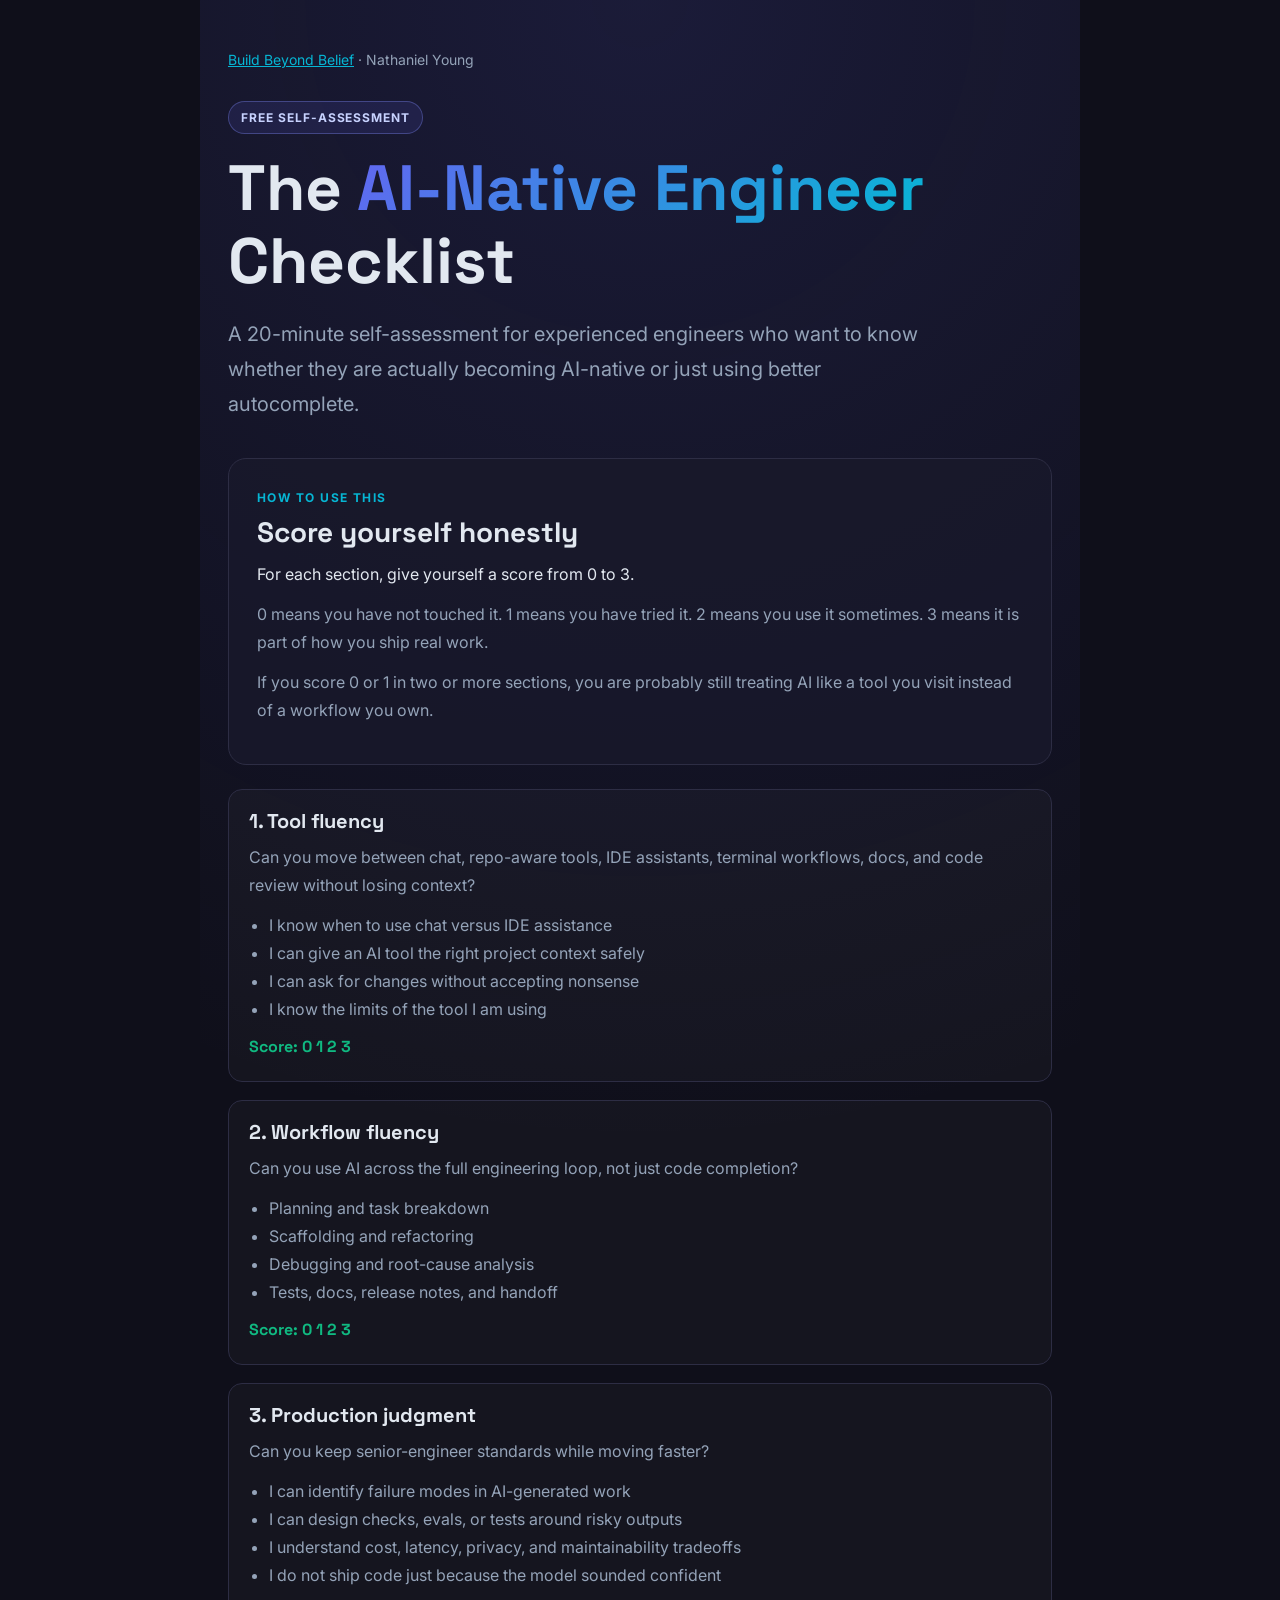
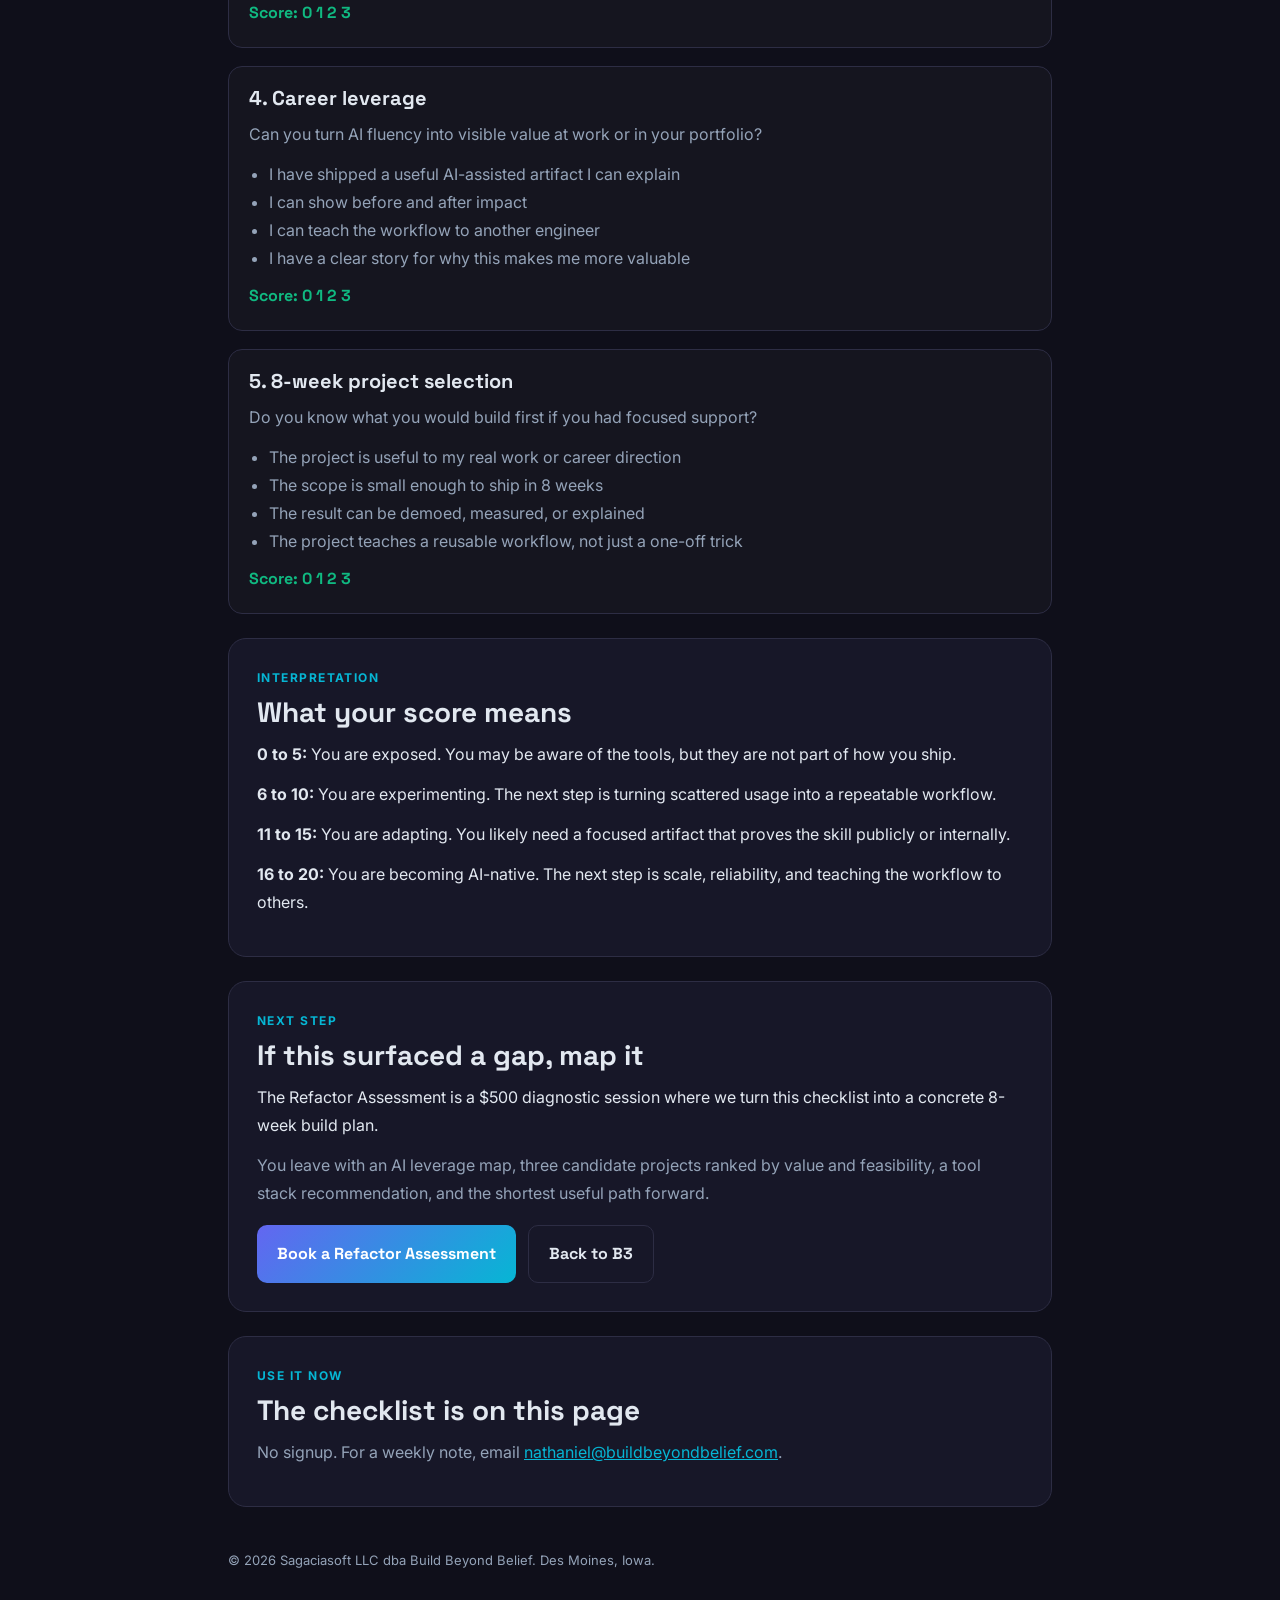
<file: ai-native-engineer-checklist/index.html>
<!DOCTYPE html>
<html lang="en">
<head>
  <meta charset="UTF-8">
  <meta name="viewport" content="width=device-width, initial-scale=1.0">
  <title>The AI-Native Engineer Checklist. Build Beyond Belief</title>
  <meta name="description" content="A self-assessment for experienced engineers who want to know whether they are becoming AI-native or just using better autocomplete.">
  <meta property="og:title" content="The AI-Native Engineer Checklist. Build Beyond Belief">
  <meta property="og:description" content="A 20-minute self-assessment for experienced engineers becoming AI-native.">
  <meta property="og:type" content="website">
  <meta property="og:url" content="https://buildbeyondbelief.com/ai-native-engineer-checklist">
  <meta property="og:image" content="https://buildbeyondbelief.com/nathaniel.png">
  <meta name="twitter:card" content="summary_large_image">
  <link rel="canonical" href="https://buildbeyondbelief.com/ai-native-engineer-checklist">
  <link rel="preconnect" href="https://fonts.googleapis.com">
  <link rel="preconnect" href="https://fonts.gstatic.com" crossorigin>
  <link href="https://fonts.googleapis.com/css2?family=Space+Grotesk:wght@400;500;600;700&family=Inter:wght@400;500;600&display=swap" rel="stylesheet">
  <link rel="icon" type="image/svg+xml" href="../favicon.svg">
  <style>
    :root {
      --ink: #0f0f1a;
      --ink-card: #18182b;
      --text: #e2e8f0;
      --muted: #94a3b8;
      --border: #2d2d44;
      --indigo: #6366f1;
      --cyan: #06b6d4;
      --purple: #a78bfa;
      --green: #10b981;
    }
    *, *::before, *::after { box-sizing: border-box; margin: 0; padding: 0; }
    html { background: var(--ink); -webkit-font-smoothing: antialiased; }
    body {
      font-family: 'Inter', system-ui, sans-serif;
      background: radial-gradient(circle at top, rgba(99,102,241,0.14), transparent 35%), var(--ink);
      color: var(--text);
      line-height: 1.75;
      max-width: 880px;
      margin: 0 auto;
      padding: 48px 28px 64px;
    }
    h1, h2, h3 { font-family: 'Space Grotesk', sans-serif; line-height: 1.15; }
    a { color: var(--cyan); }
    .top { margin-bottom: 36px; }
    .brand { color: var(--muted); font-size: 14px; margin-bottom: 28px; }
    .badge {
      display: inline-block;
      color: #c7d2fe;
      border: 1px solid rgba(129,140,248,0.35);
      background: rgba(99,102,241,0.12);
      border-radius: 999px;
      padding: 5px 12px;
      font-size: 12px;
      font-weight: 700;
      letter-spacing: 0.08em;
      text-transform: uppercase;
      margin-bottom: 18px;
    }
    h1 { font-size: clamp(36px, 7vw, 64px); margin-bottom: 18px; }
    .gradient {
      background: linear-gradient(135deg, var(--indigo), var(--cyan));
      -webkit-background-clip: text;
      -webkit-text-fill-color: transparent;
      background-clip: text;
    }
    .lede { color: var(--muted); font-size: 20px; max-width: 720px; }
    .card {
      background: rgba(24,24,43,0.88);
      border: 1px solid var(--border);
      border-radius: 18px;
      padding: 28px;
      margin: 24px 0;
    }
    .section-label {
      display: block;
      color: var(--cyan);
      font-size: 12px;
      font-weight: 700;
      letter-spacing: 0.12em;
      text-transform: uppercase;
      margin-bottom: 8px;
    }
    h2 { font-size: 28px; margin-bottom: 12px; }
    h3 { font-size: 20px; margin: 24px 0 10px; }
    p { margin-bottom: 12px; }
    .muted { color: var(--muted); }
    .checklist { display: grid; gap: 18px; margin-top: 18px; }
    .item {
      border: 1px solid var(--border);
      border-radius: 14px;
      padding: 20px;
      background: rgba(255,255,255,0.025);
    }
    .item h3 { margin-top: 0; }
    .item ul { margin: 12px 0 0 20px; color: var(--muted); }
    .score {
      display: inline-block;
      font-family: 'Space Grotesk', sans-serif;
      color: var(--green);
      font-weight: 700;
      margin-top: 10px;
    }
    .form {
      display: grid;
      gap: 12px;
      margin-top: 18px;
    }
    input[type="email"] {
      width: 100%;
      background: rgba(255,255,255,0.06);
      color: var(--text);
      border: 1px solid var(--border);
      border-radius: 10px;
      padding: 14px 16px;
      outline: none;
    }
    input[type="email"]:focus { border-color: var(--indigo); }
    button, .btn {
      display: inline-flex;
      align-items: center;
      justify-content: center;
      border: none;
      border-radius: 10px;
      padding: 14px 20px;
      color: white;
      background: linear-gradient(135deg, var(--indigo), var(--cyan));
      font-family: 'Space Grotesk', sans-serif;
      font-weight: 700;
      cursor: pointer;
      text-decoration: none;
    }
    .btn-secondary {
      background: transparent;
      border: 1px solid var(--border);
      color: var(--text);
    }
    .actions { display: flex; flex-wrap: wrap; gap: 12px; margin-top: 18px; }
    .note { font-size: 13px; color: var(--muted); }
    .footer { color: var(--muted); font-size: 13px; margin-top: 42px; }
    @media print {
      body { background: #fff; color: #111827; max-width: 100%; }
      .card, .item { border-color: #d1d5db; background: #fff; }
      .muted, .note, .footer, .item ul { color: #374151; }
      .form, .actions { display: none; }
      .gradient { -webkit-text-fill-color: #4f46e5; color: #4f46e5; }
    }
  </style>
</head>
<body>
  <main>
    <section class="top">
      <p class="brand"><a href="../index.html">Build Beyond Belief</a> · Nathaniel Young</p>
      <span class="badge">Free self-assessment</span>
      <h1>The <span class="gradient">AI-Native Engineer</span> Checklist</h1>
      <p class="lede">A 20-minute self-assessment for experienced engineers who want to know whether they are actually becoming AI-native or just using better autocomplete.</p>
    </section>

    <section class="card">
      <span class="section-label">How to use this</span>
      <h2>Score yourself honestly</h2>
      <p>For each section, give yourself a score from 0 to 3.</p>
      <p class="muted">0 means you have not touched it. 1 means you have tried it. 2 means you use it sometimes. 3 means it is part of how you ship real work.</p>
      <p class="muted">If you score 0 or 1 in two or more sections, you are probably still treating AI like a tool you visit instead of a workflow you own.</p>
    </section>

    <section class="checklist">
      <div class="item">
        <h3>1. Tool fluency</h3>
        <p class="muted">Can you move between chat, repo-aware tools, IDE assistants, terminal workflows, docs, and code review without losing context?</p>
        <ul>
          <li>I know when to use chat versus IDE assistance</li>
          <li>I can give an AI tool the right project context safely</li>
          <li>I can ask for changes without accepting nonsense</li>
          <li>I know the limits of the tool I am using</li>
        </ul>
        <span class="score">Score: 0 1 2 3</span>
      </div>

      <div class="item">
        <h3>2. Workflow fluency</h3>
        <p class="muted">Can you use AI across the full engineering loop, not just code completion?</p>
        <ul>
          <li>Planning and task breakdown</li>
          <li>Scaffolding and refactoring</li>
          <li>Debugging and root-cause analysis</li>
          <li>Tests, docs, release notes, and handoff</li>
        </ul>
        <span class="score">Score: 0 1 2 3</span>
      </div>

      <div class="item">
        <h3>3. Production judgment</h3>
        <p class="muted">Can you keep senior-engineer standards while moving faster?</p>
        <ul>
          <li>I can identify failure modes in AI-generated work</li>
          <li>I can design checks, evals, or tests around risky outputs</li>
          <li>I understand cost, latency, privacy, and maintainability tradeoffs</li>
          <li>I do not ship code just because the model sounded confident</li>
        </ul>
        <span class="score">Score: 0 1 2 3</span>
      </div>

      <div class="item">
        <h3>4. Career leverage</h3>
        <p class="muted">Can you turn AI fluency into visible value at work or in your portfolio?</p>
        <ul>
          <li>I have shipped a useful AI-assisted artifact I can explain</li>
          <li>I can show before and after impact</li>
          <li>I can teach the workflow to another engineer</li>
          <li>I have a clear story for why this makes me more valuable</li>
        </ul>
        <span class="score">Score: 0 1 2 3</span>
      </div>

      <div class="item">
        <h3>5. 8-week project selection</h3>
        <p class="muted">Do you know what you would build first if you had focused support?</p>
        <ul>
          <li>The project is useful to my real work or career direction</li>
          <li>The scope is small enough to ship in 8 weeks</li>
          <li>The result can be demoed, measured, or explained</li>
          <li>The project teaches a reusable workflow, not just a one-off trick</li>
        </ul>
        <span class="score">Score: 0 1 2 3</span>
      </div>
    </section>

    <section class="card">
      <span class="section-label">Interpretation</span>
      <h2>What your score means</h2>
      <p><strong>0 to 5:</strong> You are exposed. You may be aware of the tools, but they are not part of how you ship.</p>
      <p><strong>6 to 10:</strong> You are experimenting. The next step is turning scattered usage into a repeatable workflow.</p>
      <p><strong>11 to 15:</strong> You are adapting. You likely need a focused artifact that proves the skill publicly or internally.</p>
      <p><strong>16 to 20:</strong> You are becoming AI-native. The next step is scale, reliability, and teaching the workflow to others.</p>
    </section>

    <section class="card">
      <span class="section-label">Next step</span>
      <h2>If this surfaced a gap, map it</h2>
      <p>The Refactor Assessment is a $500 diagnostic session where we turn this checklist into a concrete 8-week build plan.</p>
      <p class="muted">You leave with an AI leverage map, three candidate projects ranked by value and feasibility, a tool stack recommendation, and the shortest useful path forward.</p>
      <div class="actions">
        <a class="btn" href="https://cal.com/nathaniel-beyond-belief/refactor-assessment" target="_blank" rel="noopener">Book a Refactor Assessment</a>
        <a class="btn btn-secondary" href="../index.html">Back to B3</a>
      </div>
    </section>

    <section class="card">
      <span class="section-label">Use it now</span>
      <h2>The checklist is on this page</h2>
      <p class="muted">No signup. For a weekly note, email <a href="mailto:nathaniel@buildbeyondbelief.com">nathaniel@buildbeyondbelief.com</a>.</p>
    </section>
  </main>

  <p class="footer">© 2026 Sagaciasoft LLC dba Build Beyond Belief. Des Moines, Iowa.</p>
</body>
</html>
</file>
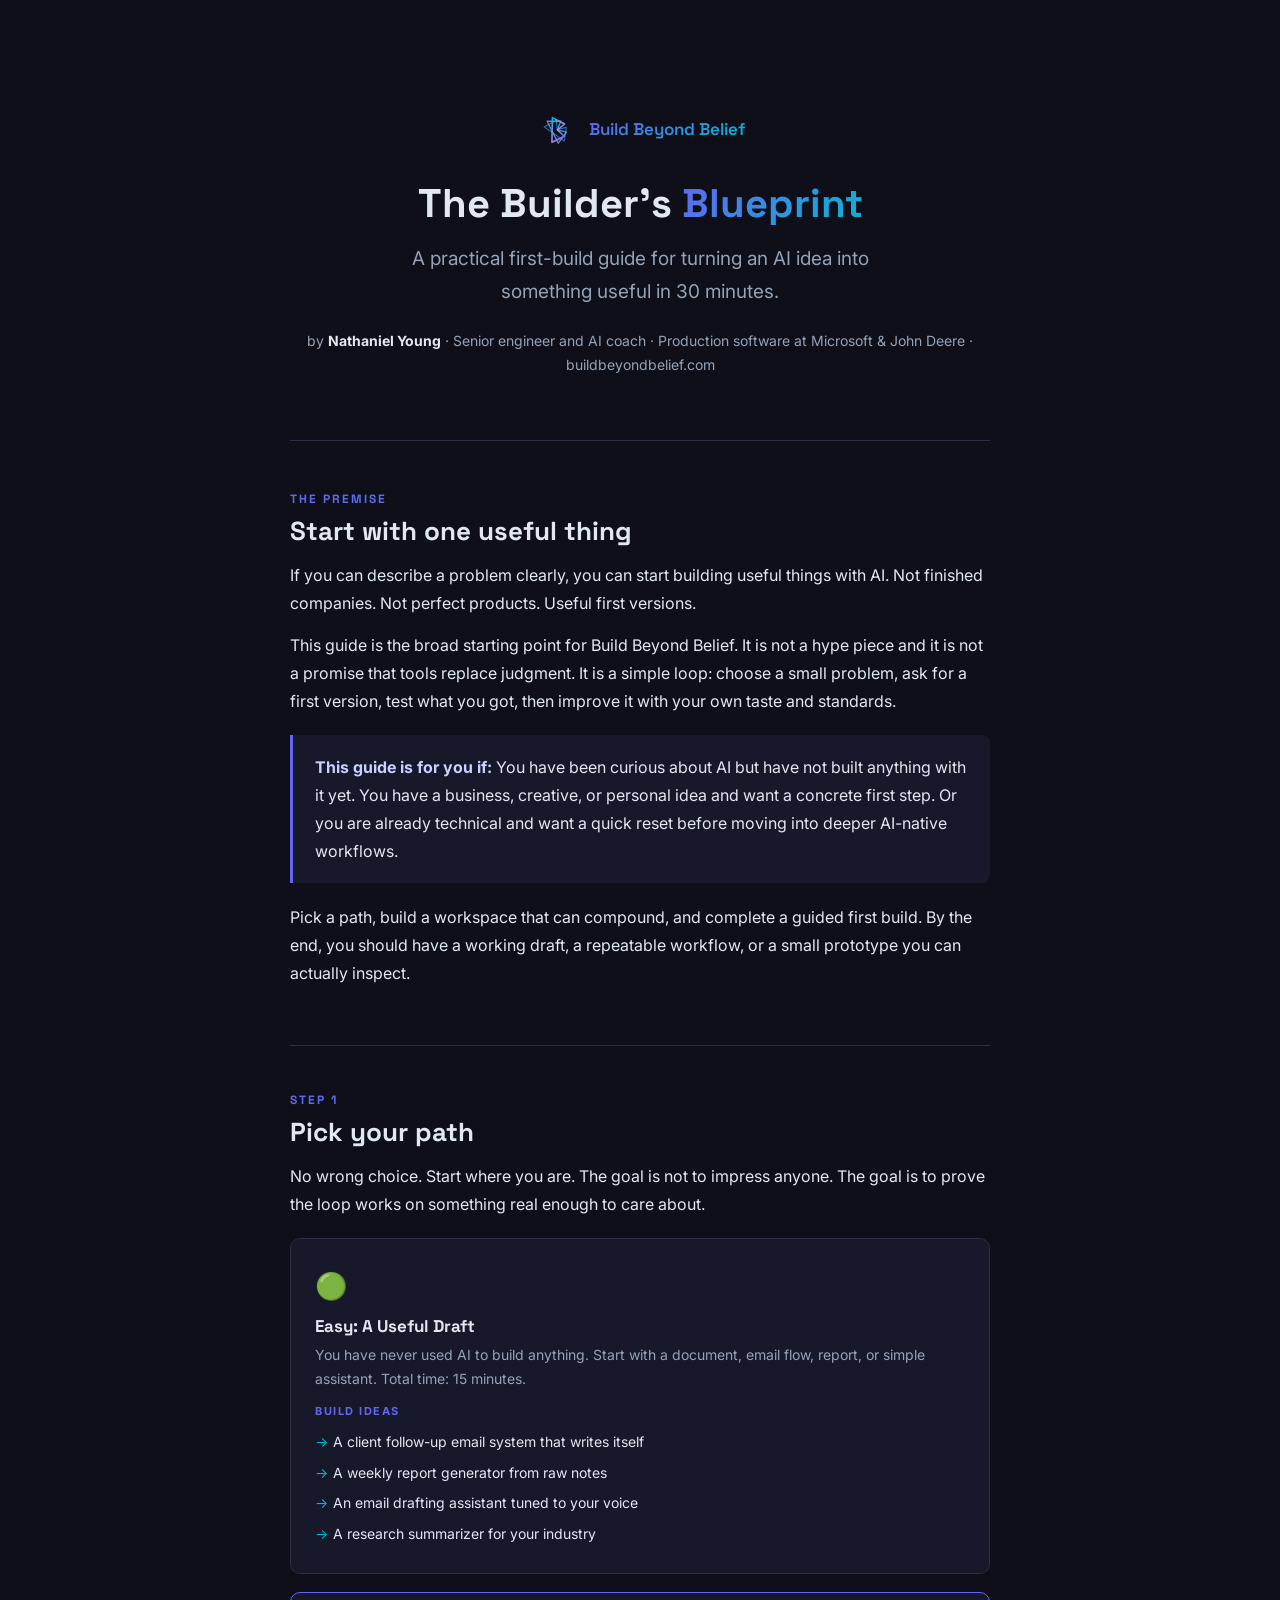
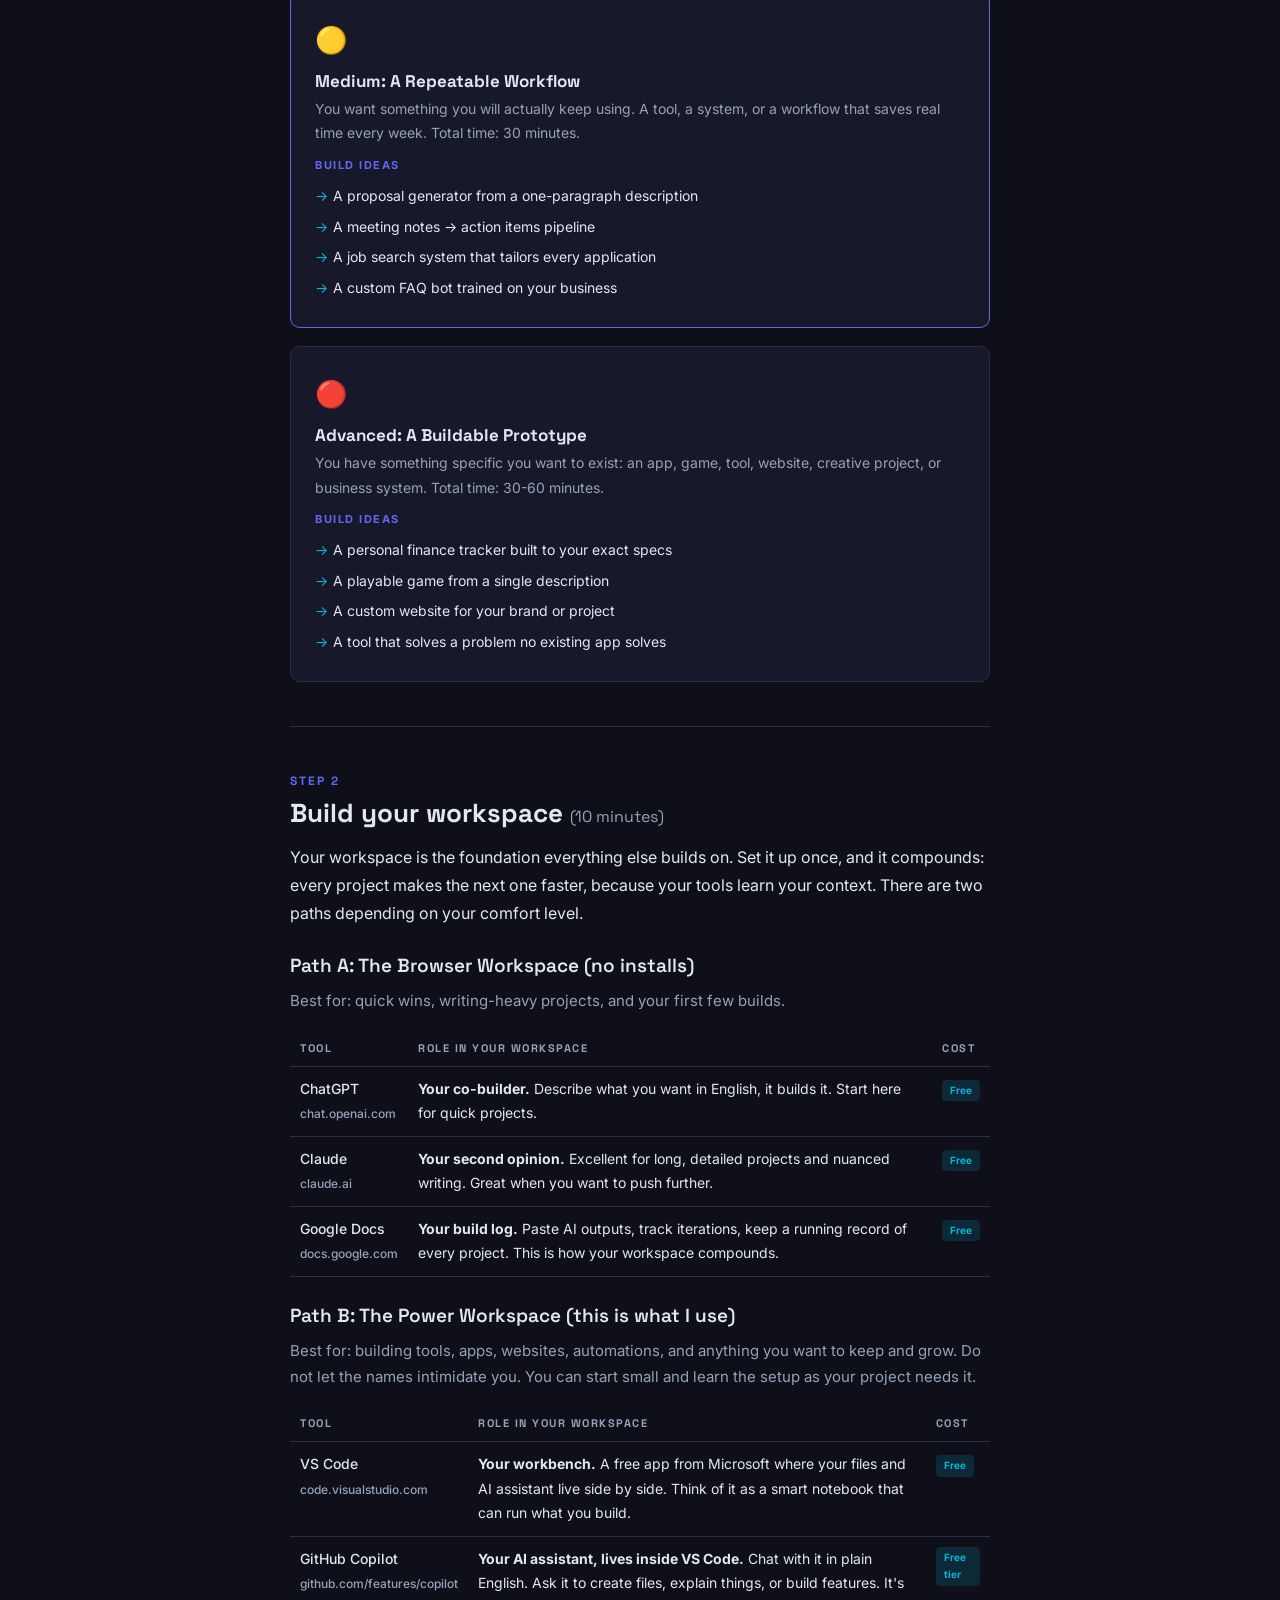
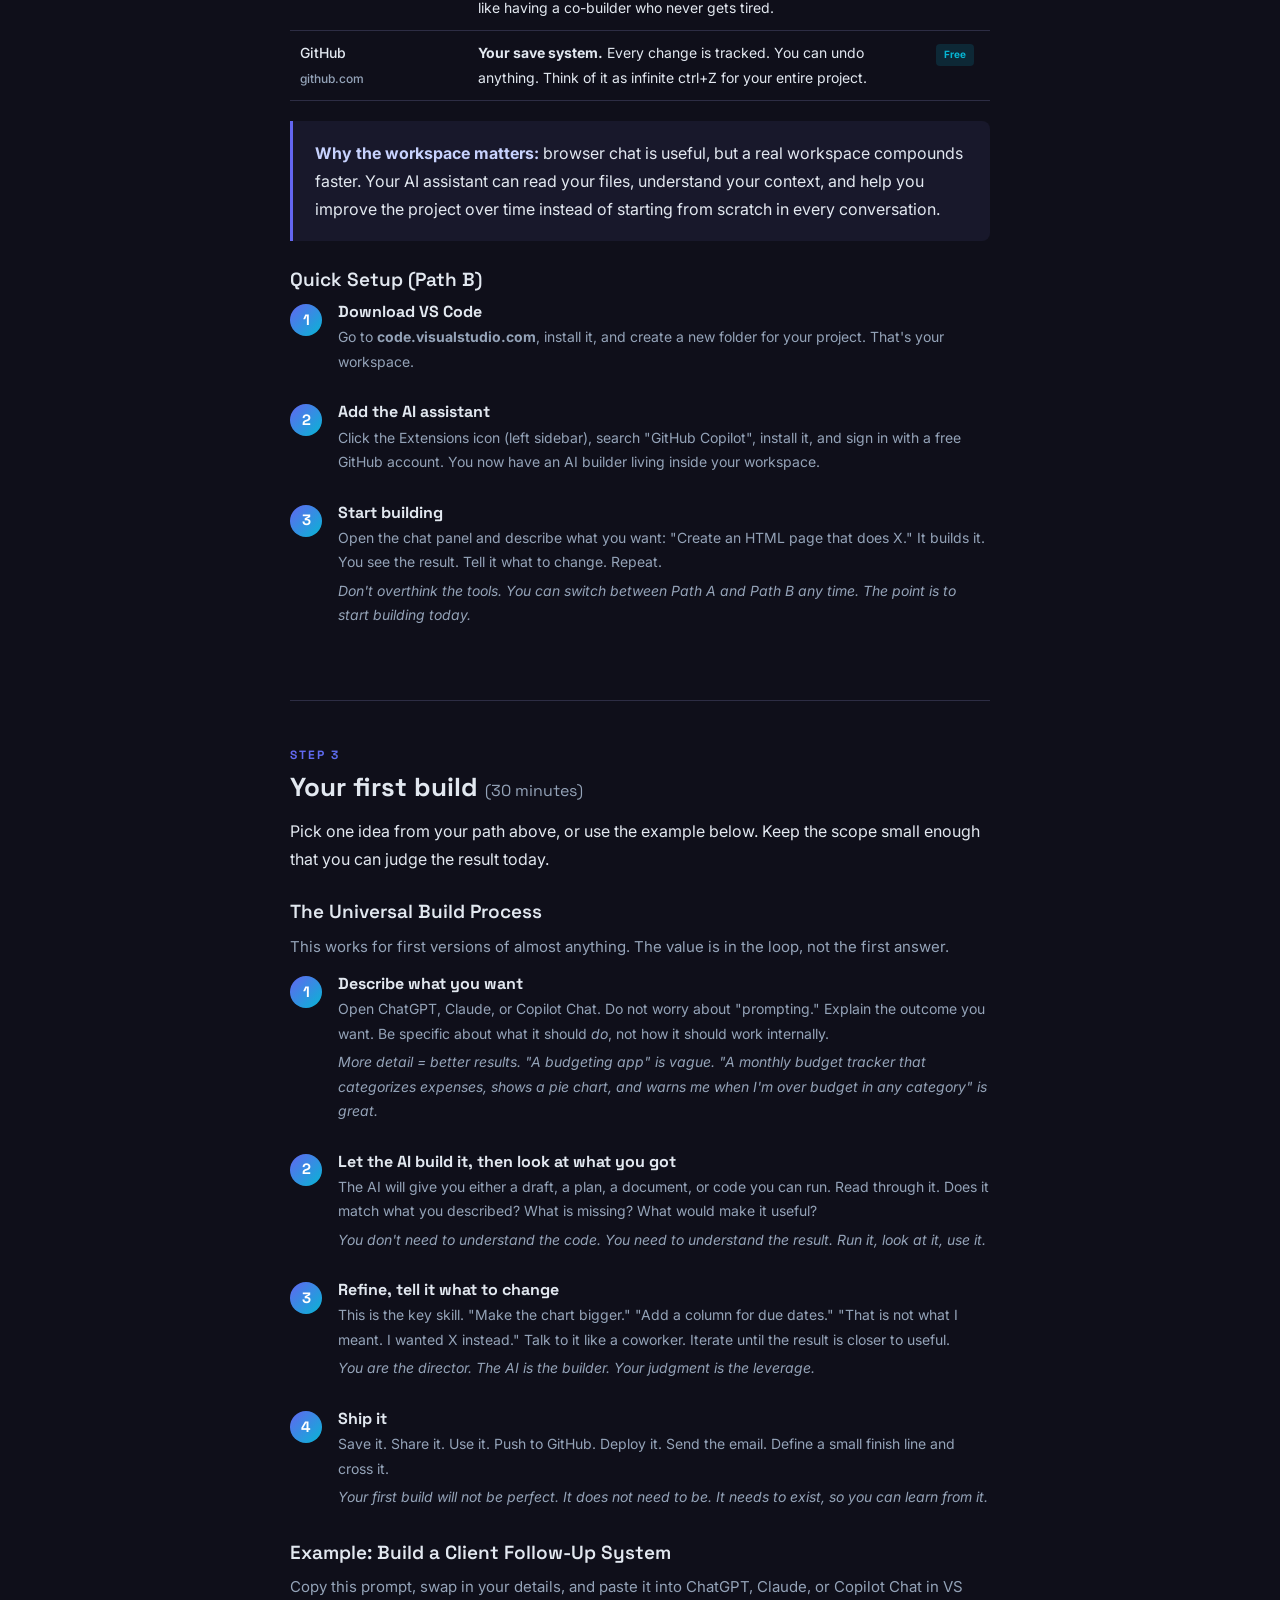
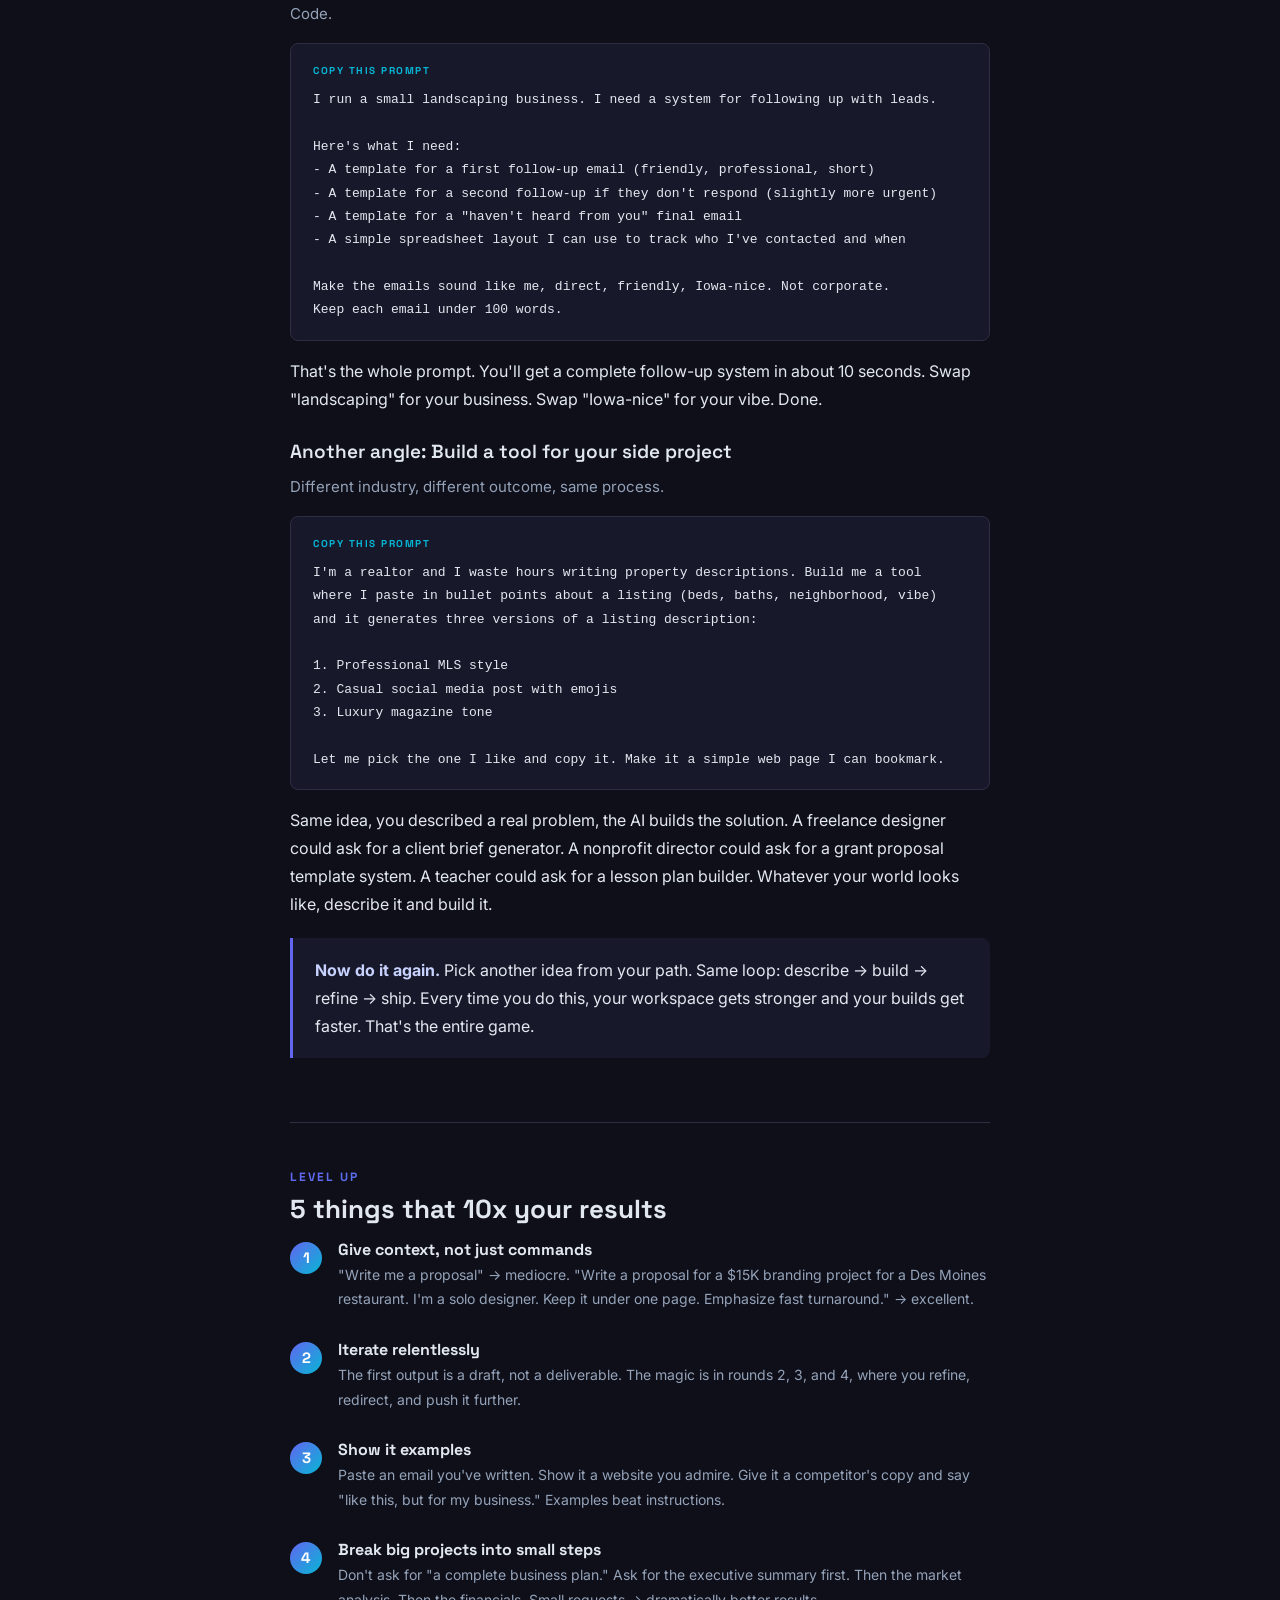
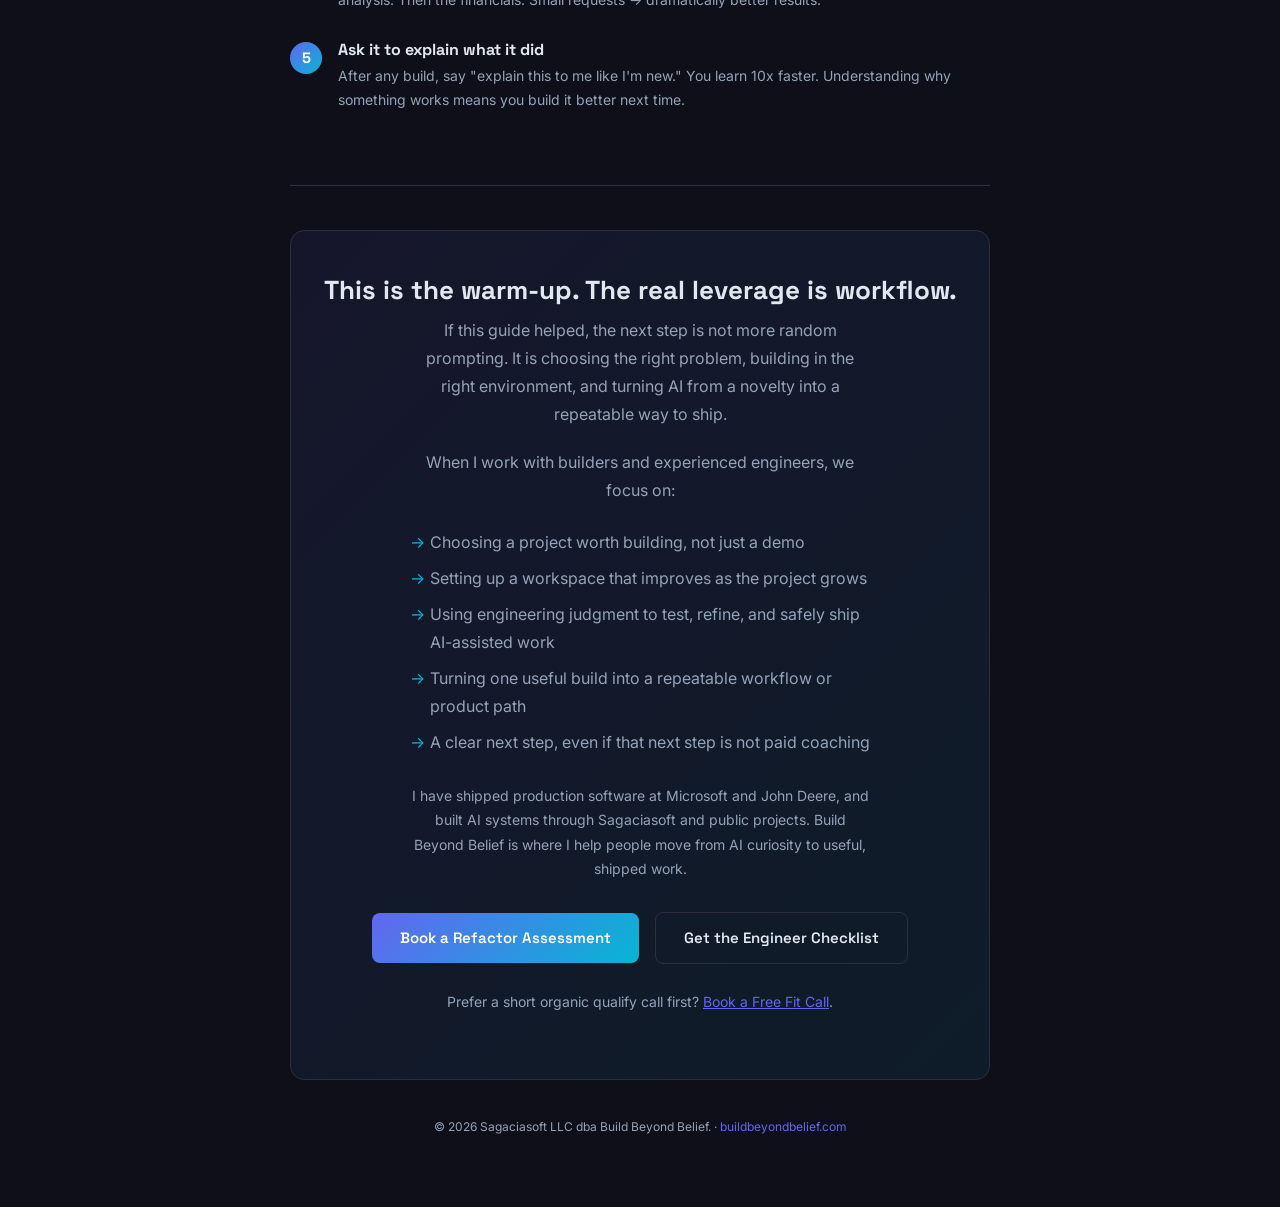
<file: blueprint/index.html>
<!DOCTYPE html>
<html lang="en">
<head>
  <meta charset="UTF-8">
  <meta name="viewport" content="width=device-width, initial-scale=1.0">
  <title>The Builder's Blueprint. Build Beyond Belief</title>
  <meta name="description" content="A practical first-build guide for turning an AI idea into a useful draft, workflow, or prototype in 30 minutes.">
  <link rel="preconnect" href="https://fonts.googleapis.com">
  <link rel="preconnect" href="https://fonts.gstatic.com" crossorigin>
  <link href="https://fonts.googleapis.com/css2?family=Space+Grotesk:wght@400;500;600;700&family=Inter:wght@400;500;600&display=swap" rel="stylesheet">
  <!-- Google tag (gtag.js) -->
  <script async src="https://www.googletagmanager.com/gtag/js?id=G-7LJX09X8LF"></script>
  <script>
    window.dataLayer = window.dataLayer || [];
    function gtag(){dataLayer.push(arguments);}
    gtag('js', new Date());
    gtag('config', 'G-7LJX09X8LF');
  </script>
  <style>
    :root {
      --ink: #0f0f1a;
      --ink-card: #18182b;
      --text: #e2e8f0;
      --muted: #94a3b8;
      --border: #2d2d44;
      --indigo: #6366f1;
      --cyan: #06b6d4;
      --purple: #a78bfa;
    }
    *, *::before, *::after { box-sizing: border-box; margin: 0; padding: 0; }
    html { -webkit-font-smoothing: antialiased; background: var(--ink); }
    body {
      font-family: 'Inter', system-ui, sans-serif;
      background: var(--ink);
      color: var(--text);
      line-height: 1.75;
      font-size: 16px;
      max-width: 780px;
      margin: 0 auto;
      padding: 48px 40px 56px;
      -webkit-box-decoration-break: clone;
      box-decoration-break: clone;
    }
    h1, h2, h3, h4 { font-family: 'Space Grotesk', sans-serif; line-height: 1.2; }
    a { color: var(--indigo); }

    /* ── Cover ── */
    .cover {
      text-align: center;
      padding: 60px 0 48px;
      border-bottom: 1px solid var(--border);
      margin-bottom: 48px;
    }
    .cover-brand {
      display: inline-flex; align-items: center; gap: 10px; margin-bottom: 28px;
    }
    .cover-brand svg { width: 44px; height: 44px; }
    .cover-brand span {
      font-family: 'Space Grotesk', sans-serif; font-size: 17px; font-weight: 600;
      background: linear-gradient(135deg, var(--indigo), var(--cyan));
      -webkit-background-clip: text; -webkit-text-fill-color: transparent; background-clip: text;
    }
    .cover h1 { font-size: 40px; font-weight: 700; margin-bottom: 14px; }
    .cover h1 .g {
      background: linear-gradient(135deg, var(--indigo), var(--cyan));
      -webkit-background-clip: text; -webkit-text-fill-color: transparent; background-clip: text;
    }
    .cover .tagline { font-size: 19px; color: var(--muted); max-width: 520px; margin: 0 auto 20px; }
    .cover .by { font-size: 14px; color: var(--muted); }
    .cover .by strong { color: var(--text); }

    /* ── Sections ── */
    .section { margin-bottom: 44px; padding-bottom: 44px; border-bottom: 1px solid var(--border); }
    .section:last-of-type { border-bottom: none; }
    .label {
      font-family: 'Space Grotesk', sans-serif; font-size: 12px; font-weight: 700;
      text-transform: uppercase; letter-spacing: 2px;
      background: linear-gradient(135deg, var(--indigo), var(--cyan));
      -webkit-background-clip: text; -webkit-text-fill-color: transparent; background-clip: text;
      display: block; margin-bottom: 6px;
    }
    h2 { font-size: 26px; font-weight: 700; margin-bottom: 14px; }
    h3 { font-size: 19px; font-weight: 600; margin-top: 28px; margin-bottom: 10px; }
    p { margin-bottom: 14px; }
    p.note { color: var(--muted); font-size: 15px; }

    /* ── Callout ── */
    .callout {
      background: var(--ink-card); border-left: 3px solid var(--indigo);
      border-radius: 0 8px 8px 0; padding: 18px 22px; margin: 20px 0;
    }
    .callout p { margin-bottom: 0; }
    .callout strong { color: #c7d2fe; }

    /* ── Path cards ── */
    .paths { display: grid; gap: 18px; margin-top: 20px; }
    .card {
      background: var(--ink-card); border: 1px solid var(--border);
      border-radius: 10px; padding: 24px;
    }
    .card.pop { border-color: var(--indigo); }
    .card .emoji { font-size: 26px; margin-bottom: 8px; display: block; }
    .card h4 { font-size: 17px; margin-bottom: 6px; }
    .card p { font-size: 14px; color: var(--muted); margin-bottom: 10px; }
    .card .ex-title {
      font-size: 11px; font-weight: 700; text-transform: uppercase;
      letter-spacing: 1.5px; color: var(--indigo); margin-bottom: 6px;
    }
    .card ul { list-style: none; padding: 0; }
    .card li {
      font-size: 14px; padding: 3px 0 3px 18px; position: relative;
    }
    .card li::before { content: '→'; position: absolute; left: 0; color: var(--cyan); }

    /* ── Stack table ── */
    .tbl { width: 100%; border-collapse: collapse; margin-top: 16px; font-size: 14px; }
    .tbl th {
      text-align: left; font-family: 'Space Grotesk', sans-serif;
      font-size: 11px; font-weight: 700; text-transform: uppercase;
      letter-spacing: 1.5px; color: var(--muted); padding: 8px 10px;
      border-bottom: 1px solid var(--border);
    }
    .tbl td { padding: 10px; border-bottom: 1px solid var(--border); vertical-align: top; }
    .tbl td:first-child { font-weight: 500; }
    .tbl .url { font-size: 12px; color: var(--muted); }
    .free {
      display: inline-block; font-size: 10px; font-weight: 700;
      background: rgba(6,182,212,0.15); color: var(--cyan);
      padding: 2px 8px; border-radius: 4px;
    }

    /* ── Steps ── */
    .step { display: flex; gap: 16px; margin-bottom: 24px; }
    .step-n {
      flex-shrink: 0; width: 32px; height: 32px; border-radius: 50%;
      background: linear-gradient(135deg, var(--indigo), var(--cyan));
      color: #fff; font-family: 'Space Grotesk', sans-serif; font-weight: 700;
      font-size: 15px; display: flex; align-items: center; justify-content: center;
      margin-top: 2px;
    }
    .step-body h4 { font-size: 16px; margin-bottom: 4px; }
    .step-body p { font-size: 14px; color: var(--muted); margin-bottom: 4px; }
    .tip { font-size: 13px; font-style: italic; color: var(--purple); margin-top: 2px; }

    /* ── Prompt box ── */
    .prompt {
      background: var(--ink-card); border: 1px solid var(--border);
      border-radius: 8px; padding: 18px 22px; margin: 16px 0;
      font-family: 'Courier New', monospace; font-size: 13px; line-height: 1.8;
      white-space: pre-wrap;
    }
    .prompt-label {
      font-family: 'Space Grotesk', sans-serif; font-size: 10px; font-weight: 700;
      text-transform: uppercase; letter-spacing: 1.5px; color: var(--cyan);
      margin-bottom: 8px; display: block;
    }

    /* ── CTA ── */
    .cta {
      text-align: center;
      background: linear-gradient(135deg, rgba(99,102,241,0.08), rgba(6,182,212,0.08));
      border: 1px solid var(--border); border-radius: 14px;
      padding: 44px 28px; margin-top: 44px;
    }
    .cta h2 { margin-bottom: 10px; }
    .cta p { color: var(--muted); max-width: 460px; margin: 0 auto 20px; }
    .btn {
      display: inline-block; font-family: 'Space Grotesk', sans-serif;
      font-weight: 600; font-size: 15px; padding: 12px 28px;
      border-radius: 8px; text-decoration: none; margin: 6px;
    }
    .btn-main { background: linear-gradient(135deg, var(--indigo), var(--cyan)); color: #fff; }
    .btn-alt { border: 1px solid var(--border); color: var(--text); }

    .footer { text-align: center; padding-top: 36px; font-size: 12px; color: var(--muted); }
    .footer a { color: var(--indigo); text-decoration: none; }

    /* ════════ PRINT ════════ */
    @media print {
      :root {
        --ink: #fff; --ink-card: #f5f6f8; --text: #1a1a2e;
        --muted: #444; --border: #ddd; --indigo: #4f46e5; --cyan: #0891b2; --purple: #6d28d9;
      }
      body { background: #fff; color: #1a1a2e; padding: 48px 40px; font-size: 10.5pt; max-width: 100%; -webkit-box-decoration-break: clone; box-decoration-break: clone; }
      .cover { padding: 32px 0 24px; page-break-after: always; }
      .cover h1 { font-size: 28pt; }
      .cover h1 .g, .cover-brand span, .label {
        -webkit-text-fill-color: var(--indigo); color: var(--indigo);
      }
      .callout { background: #f0f0ff; border-left-color: var(--indigo); }
      .callout strong { color: var(--indigo); }
      .card { break-inside: avoid; border-color: #ccc; }
      .card.pop { border-color: var(--indigo); }
      .step { break-inside: avoid; }
      .step-n { -webkit-print-color-adjust: exact; print-color-adjust: exact; }
      .prompt { background: #f6f6f6; border-color: #ccc; }
      .free { -webkit-print-color-adjust: exact; print-color-adjust: exact; }
      .cta { background: #f0f0ff; break-inside: avoid; }
      .btn-main { -webkit-print-color-adjust: exact; print-color-adjust: exact; }
      h2, h3, h4 { break-after: avoid; }
      a[href]::after { content: none !important; }
    }
    @media (max-width: 600px) {
      body { padding: 20px 14px; }
      .cover h1 { font-size: 28px; }
    }
  </style>
</head>
<body>

<!-- ══════════════ COVER ══════════════ -->
<div class="cover">
  <div class="cover-brand">
    <svg viewBox="40 40 200 200"><defs>
      <linearGradient id="g1" x1="0%" y1="100%" x2="100%" y2="0%"><stop offset="0%" stop-color="#6366f1"/><stop offset="100%" stop-color="#06b6d4"/></linearGradient>
      <linearGradient id="g2" x1="0%" y1="0%" x2="100%" y2="100%"><stop offset="0%" stop-color="#818cf8"/><stop offset="100%" stop-color="#22d3ee"/></linearGradient>
      <linearGradient id="g3" x1="100%" y1="100%" x2="0%" y2="0%"><stop offset="0%" stop-color="#6366f1"/><stop offset="50%" stop-color="#a78bfa"/><stop offset="100%" stop-color="#06b6d4"/></linearGradient>
    </defs>
    <g transform="translate(150,140) rotate(-55,-10,0) scale(2)" opacity=".75"><path d="M-16,-28 L-16,28 L12,14 L-4,0 L12,-14 Z" stroke="url(#g1)" stroke-width="2.5" fill="none" stroke-linejoin="round" stroke-linecap="round"/></g>
    <g transform="translate(150,140) rotate(-27,-10,0) scale(2)" opacity=".85"><path d="M-16,-28 L-16,28 L12,14 L-4,0 L12,-14 Z" stroke="url(#g2)" stroke-width="3" fill="none" stroke-linejoin="round" stroke-linecap="round"/></g>
    <g transform="translate(150,140) rotate(1,-10,0) scale(2)"><path d="M-16,-28 L-16,28 L12,14 L-4,0 L12,-14 Z" stroke="url(#g3)" stroke-width="3.5" fill="none" stroke-linejoin="round" stroke-linecap="round"/></g></svg>
    <span>Build Beyond Belief</span>
  </div>
  <h1>The Builder's <span class="g">Blueprint</span></h1>
  <p class="tagline">A practical first-build guide for turning an AI idea into something useful in 30 minutes.</p>
  <p class="by">by <strong>Nathaniel Young</strong> · Senior engineer and AI coach · Production software at Microsoft &amp; John Deere · buildbeyondbelief.com</p>
</div>

<!-- ══════════════ THE PREMISE ══════════════ -->
<div class="section">
  <span class="label">The Premise</span>
  <h2>Start with one useful thing</h2>
  <p>If you can describe a problem clearly, you can start building useful things with AI. Not finished companies. Not perfect products. Useful first versions.</p>
  <p>This guide is the broad starting point for Build Beyond Belief. It is not a hype piece and it is not a promise that tools replace judgment. It is a simple loop: choose a small problem, ask for a first version, test what you got, then improve it with your own taste and standards.</p>
  <div class="callout"><p><strong>This guide is for you if:</strong> You have been curious about AI but have not built anything with it yet. You have a business, creative, or personal idea and want a concrete first step. Or you are already technical and want a quick reset before moving into deeper AI-native workflows.</p></div>
  <p>Pick a path, build a workspace that can compound, and complete a guided first build. By the end, you should have a working draft, a repeatable workflow, or a small prototype you can actually inspect.</p>
</div>

<!-- ══════════════ STEP 1: PICK YOUR PATH ══════════════ -->
<div class="section">
  <span class="label">Step 1</span>
  <h2>Pick your path</h2>
  <p>No wrong choice. Start where you are. The goal is not to impress anyone. The goal is to prove the loop works on something real enough to care about.</p>

  <div class="paths">
    <div class="card">
      <span class="emoji">🟢</span>
      <h4>Easy: A Useful Draft</h4>
      <p>You have never used AI to build anything. Start with a document, email flow, report, or simple assistant. Total time: 15 minutes.</p>
      <div class="ex-title">Build Ideas</div>
      <ul>
        <li>A client follow-up email system that writes itself</li>
        <li>A weekly report generator from raw notes</li>
        <li>An email drafting assistant tuned to your voice</li>
        <li>A research summarizer for your industry</li>
      </ul>
    </div>

    <div class="card pop">
      <span class="emoji">🟡</span>
      <h4>Medium: A Repeatable Workflow</h4>
      <p>You want something you will actually keep using. A tool, a system, or a workflow that saves real time every week. Total time: 30 minutes.</p>
      <div class="ex-title">Build Ideas</div>
      <ul>
        <li>A proposal generator from a one-paragraph description</li>
        <li>A meeting notes → action items pipeline</li>
        <li>A job search system that tailors every application</li>
        <li>A custom FAQ bot trained on your business</li>
      </ul>
    </div>

    <div class="card">
      <span class="emoji">🔴</span>
      <h4>Advanced: A Buildable Prototype</h4>
      <p>You have something specific you want to exist: an app, game, tool, website, creative project, or business system. Total time: 30-60 minutes.</p>
      <div class="ex-title">Build Ideas</div>
      <ul>
        <li>A personal finance tracker built to your exact specs</li>
        <li>A playable game from a single description</li>
        <li>A custom website for your brand or project</li>
        <li>A tool that solves a problem no existing app solves</li>
      </ul>
    </div>
  </div>
</div>

<!-- ══════════════ STEP 2: BUILD YOUR WORKSPACE ══════════════ -->
<div class="section">
  <span class="label">Step 2</span>
  <h2>Build your workspace <span style="font-size:16px;color:var(--muted);font-weight:400">(10 minutes)</span></h2>
  <p>Your workspace is the foundation everything else builds on. Set it up once, and it compounds: every project makes the next one faster, because your tools learn your context. There are two paths depending on your comfort level.</p>

  <h3>Path A: The Browser Workspace (no installs)</h3>
  <p class="note">Best for: quick wins, writing-heavy projects, and your first few builds.</p>

  <table class="tbl">
    <thead><tr><th>Tool</th><th>Role in Your Workspace</th><th>Cost</th></tr></thead>
    <tbody>
      <tr>
        <td>ChatGPT<br><span class="url">chat.openai.com</span></td>
        <td><strong>Your co-builder.</strong> Describe what you want in English, it builds it. Start here for quick projects.</td>
        <td><span class="free">Free</span></td>
      </tr>
      <tr>
        <td>Claude<br><span class="url">claude.ai</span></td>
        <td><strong>Your second opinion.</strong> Excellent for long, detailed projects and nuanced writing. Great when you want to push further.</td>
        <td><span class="free">Free</span></td>
      </tr>
      <tr>
        <td>Google Docs<br><span class="url">docs.google.com</span></td>
        <td><strong>Your build log.</strong> Paste AI outputs, track iterations, keep a running record of every project. This is how your workspace compounds.</td>
        <td><span class="free">Free</span></td>
      </tr>
    </tbody>
  </table>

  <h3>Path B: The Power Workspace (this is what I use)</h3>
  <p class="note">Best for: building tools, apps, websites, automations, and anything you want to keep and grow. Do not let the names intimidate you. You can start small and learn the setup as your project needs it.</p>

  <table class="tbl">
    <thead><tr><th>Tool</th><th>Role in Your Workspace</th><th>Cost</th></tr></thead>
    <tbody>
      <tr>
        <td>VS Code<br><span class="url">code.visualstudio.com</span></td>
        <td><strong>Your workbench.</strong> A free app from Microsoft where your files and AI assistant live side by side. Think of it as a smart notebook that can run what you build.</td>
        <td><span class="free">Free</span></td>
      </tr>
      <tr>
        <td>GitHub Copilot<br><span class="url">github.com/features/copilot</span></td>
        <td><strong>Your AI assistant, lives inside VS Code.</strong> Chat with it in plain English. Ask it to create files, explain things, or build features. It's like having a co-builder who never gets tired.</td>
        <td><span class="free">Free tier</span></td>
      </tr>
      <tr>
        <td>GitHub<br><span class="url">github.com</span></td>
        <td><strong>Your save system.</strong> Every change is tracked. You can undo anything. Think of it as infinite ctrl+Z for your entire project.</td>
        <td><span class="free">Free</span></td>
      </tr>
    </tbody>
  </table>

  <div class="callout"><p><strong>Why the workspace matters:</strong> browser chat is useful, but a real workspace compounds faster. Your AI assistant can read your files, understand your context, and help you improve the project over time instead of starting from scratch in every conversation.</p></div>

  <h3>Quick Setup (Path B)</h3>
  <div class="step">
    <div class="step-n">1</div>
    <div class="step-body">
      <h4>Download VS Code</h4>
      <p>Go to <strong>code.visualstudio.com</strong>, install it, and create a new folder for your project. That's your workspace.</p>
    </div>
  </div>
  <div class="step">
    <div class="step-n">2</div>
    <div class="step-body">
      <h4>Add the AI assistant</h4>
      <p>Click the Extensions icon (left sidebar), search "GitHub Copilot", install it, and sign in with a free GitHub account. You now have an AI builder living inside your workspace.</p>
    </div>
  </div>
  <div class="step">
    <div class="step-n">3</div>
    <div class="step-body">
      <h4>Start building</h4>
      <p>Open the chat panel and describe what you want: "Create an HTML page that does X." It builds it. You see the result. Tell it what to change. Repeat.</p>
      <p class="tip">Don't overthink the tools. You can switch between Path A and Path B any time. The point is to start building today.</p>
    </div>
  </div>
</div>

<!-- ══════════════ STEP 3: YOUR FIRST BUILD ══════════════ -->
<div class="section">
  <span class="label">Step 3</span>
  <h2>Your first build <span style="font-size:16px;color:var(--muted);font-weight:400">(30 minutes)</span></h2>
  <p>Pick one idea from your path above, or use the example below. Keep the scope small enough that you can judge the result today.</p>

  <h3>The Universal Build Process</h3>
  <p class="note">This works for first versions of almost anything. The value is in the loop, not the first answer.</p>

  <div class="step">
    <div class="step-n">1</div>
    <div class="step-body">
      <h4>Describe what you want</h4>
      <p>Open ChatGPT, Claude, or Copilot Chat. Do not worry about "prompting." Explain the outcome you want. Be specific about what it should <em>do</em>, not how it should work internally.</p>
      <p class="tip">More detail = better results. "A budgeting app" is vague. "A monthly budget tracker that categorizes expenses, shows a pie chart, and warns me when I'm over budget in any category" is great.</p>
    </div>
  </div>

  <div class="step">
    <div class="step-n">2</div>
    <div class="step-body">
      <h4>Let the AI build it, then look at what you got</h4>
      <p>The AI will give you either a draft, a plan, a document, or code you can run. Read through it. Does it match what you described? What is missing? What would make it useful?</p>
      <p class="tip">You don't need to understand the code. You need to understand the result. Run it, look at it, use it.</p>
    </div>
  </div>

  <div class="step">
    <div class="step-n">3</div>
    <div class="step-body">
      <h4>Refine, tell it what to change</h4>
      <p>This is the key skill. "Make the chart bigger." "Add a column for due dates." "That is not what I meant. I wanted X instead." Talk to it like a coworker. Iterate until the result is closer to useful.</p>
      <p class="tip">You are the director. The AI is the builder. Your judgment is the leverage.</p>
    </div>
  </div>

  <div class="step">
    <div class="step-n">4</div>
    <div class="step-body">
      <h4>Ship it</h4>
      <p>Save it. Share it. Use it. Push to GitHub. Deploy it. Send the email. Define a small finish line and cross it.</p>
      <p class="tip">Your first build will not be perfect. It does not need to be. It needs to exist, so you can learn from it.</p>
    </div>
  </div>

  <h3>Example: Build a Client Follow-Up System</h3>
  <p class="note">Copy this prompt, swap in your details, and paste it into ChatGPT, Claude, or Copilot Chat in VS Code.</p>

  <div class="prompt"><span class="prompt-label">Copy this prompt</span>I run a small landscaping business. I need a system for following up with leads.

Here's what I need:
- A template for a first follow-up email (friendly, professional, short)
- A template for a second follow-up if they don't respond (slightly more urgent)
- A template for a "haven't heard from you" final email
- A simple spreadsheet layout I can use to track who I've contacted and when

Make the emails sound like me, direct, friendly, Iowa-nice. Not corporate.
Keep each email under 100 words.</div>

  <p>That's the whole prompt. You'll get a complete follow-up system in about 10 seconds. Swap "landscaping" for your business. Swap "Iowa-nice" for your vibe. Done.</p>

  <h3>Another angle: Build a tool for your side project</h3>
  <p class="note">Different industry, different outcome, same process.</p>

  <div class="prompt"><span class="prompt-label">Copy this prompt</span>I'm a realtor and I waste hours writing property descriptions. Build me a tool where I paste in bullet points about a listing (beds, baths, neighborhood, vibe) and it generates three versions of a listing description:

1. Professional MLS style
2. Casual social media post with emojis
3. Luxury magazine tone

Let me pick the one I like and copy it. Make it a simple web page I can bookmark.</div>

  <p>Same idea, you described a real problem, the AI builds the solution. A freelance designer could ask for a client brief generator. A nonprofit director could ask for a grant proposal template system. A teacher could ask for a lesson plan builder. Whatever your world looks like, describe it and build it.</p>

  <div class="callout"><p><strong>Now do it again.</strong> Pick another idea from your path. Same loop: describe → build → refine → ship. Every time you do this, your workspace gets stronger and your builds get faster. That's the entire game.</p></div>
</div>

<!-- ══════════════ LEVEL UP ══════════════ -->
<div class="section">
  <span class="label">Level Up</span>
  <h2>5 things that 10x your results</h2>

  <div class="step">
    <div class="step-n">1</div>
    <div class="step-body">
      <h4>Give context, not just commands</h4>
      <p>"Write me a proposal" → mediocre. "Write a proposal for a $15K branding project for a Des Moines restaurant. I'm a solo designer. Keep it under one page. Emphasize fast turnaround." → excellent.</p>
    </div>
  </div>

  <div class="step">
    <div class="step-n">2</div>
    <div class="step-body">
      <h4>Iterate relentlessly</h4>
      <p>The first output is a draft, not a deliverable. The magic is in rounds 2, 3, and 4, where you refine, redirect, and push it further.</p>
    </div>
  </div>

  <div class="step">
    <div class="step-n">3</div>
    <div class="step-body">
      <h4>Show it examples</h4>
      <p>Paste an email you've written. Show it a website you admire. Give it a competitor's copy and say "like this, but for my business." Examples beat instructions.</p>
    </div>
  </div>

  <div class="step">
    <div class="step-n">4</div>
    <div class="step-body">
      <h4>Break big projects into small steps</h4>
      <p>Don't ask for "a complete business plan." Ask for the executive summary first. Then the market analysis. Then the financials. Small requests → dramatically better results.</p>
    </div>
  </div>

  <div class="step">
    <div class="step-n">5</div>
    <div class="step-body">
      <h4>Ask it to explain what it did</h4>
      <p>After any build, say "explain this to me like I'm new." You learn 10x faster. Understanding why something works means you build it better next time.</p>
    </div>
  </div>
</div>

<!-- ══════════════ WHAT'S NEXT ══════════════ -->
<div class="cta">
  <h2>This is the warm-up. The real leverage is workflow.</h2>
  <p>If this guide helped, the next step is not more random prompting. It is choosing the right problem, building in the right environment, and turning AI from a novelty into a repeatable way to ship.</p>
  <p>When I work with builders and experienced engineers, we focus on:</p>
  <ul style="text-align:left;max-width:460px;margin:0 auto 24px;list-style:none;padding:0;">
    <li style="padding:4px 0 4px 20px;position:relative;color:var(--muted);"><span style="position:absolute;left:0;color:var(--cyan);">→</span> Choosing a project worth building, not just a demo</li>
    <li style="padding:4px 0 4px 20px;position:relative;color:var(--muted);"><span style="position:absolute;left:0;color:var(--cyan);">→</span> Setting up a workspace that improves as the project grows</li>
    <li style="padding:4px 0 4px 20px;position:relative;color:var(--muted);"><span style="position:absolute;left:0;color:var(--cyan);">→</span> Using engineering judgment to test, refine, and safely ship AI-assisted work</li>
    <li style="padding:4px 0 4px 20px;position:relative;color:var(--muted);"><span style="position:absolute;left:0;color:var(--cyan);">→</span> Turning one useful build into a repeatable workflow or product path</li>
    <li style="padding:4px 0 4px 20px;position:relative;color:var(--muted);"><span style="position:absolute;left:0;color:var(--cyan);">→</span> A clear next step, even if that next step is not paid coaching</li>
  </ul>
  <p style="font-size:14px;color:var(--muted);margin-bottom:24px;">I have shipped production software at Microsoft and John Deere, and built AI systems through Sagaciasoft and public projects. Build Beyond Belief is where I help people move from AI curiosity to useful, shipped work.</p>
  <a href="https://cal.com/nathaniel-beyond-belief/refactor-assessment" class="btn btn-main">Book a Refactor Assessment</a>
  <a href="../ai-native-engineer-checklist/" class="btn btn-alt">Get the Engineer Checklist</a>
  <p style="margin-top:20px;font-size:14px;">Prefer a short organic qualify call first? <a href="../fit-call/">Book a Free Fit Call</a>.</p>
</div>

<div class="footer">
  <p>&copy; 2026 Sagaciasoft LLC dba Build Beyond Belief. · <a href="https://buildbeyondbelief.com">buildbeyondbelief.com</a></p>
</div>

</body>
</html>
</file>
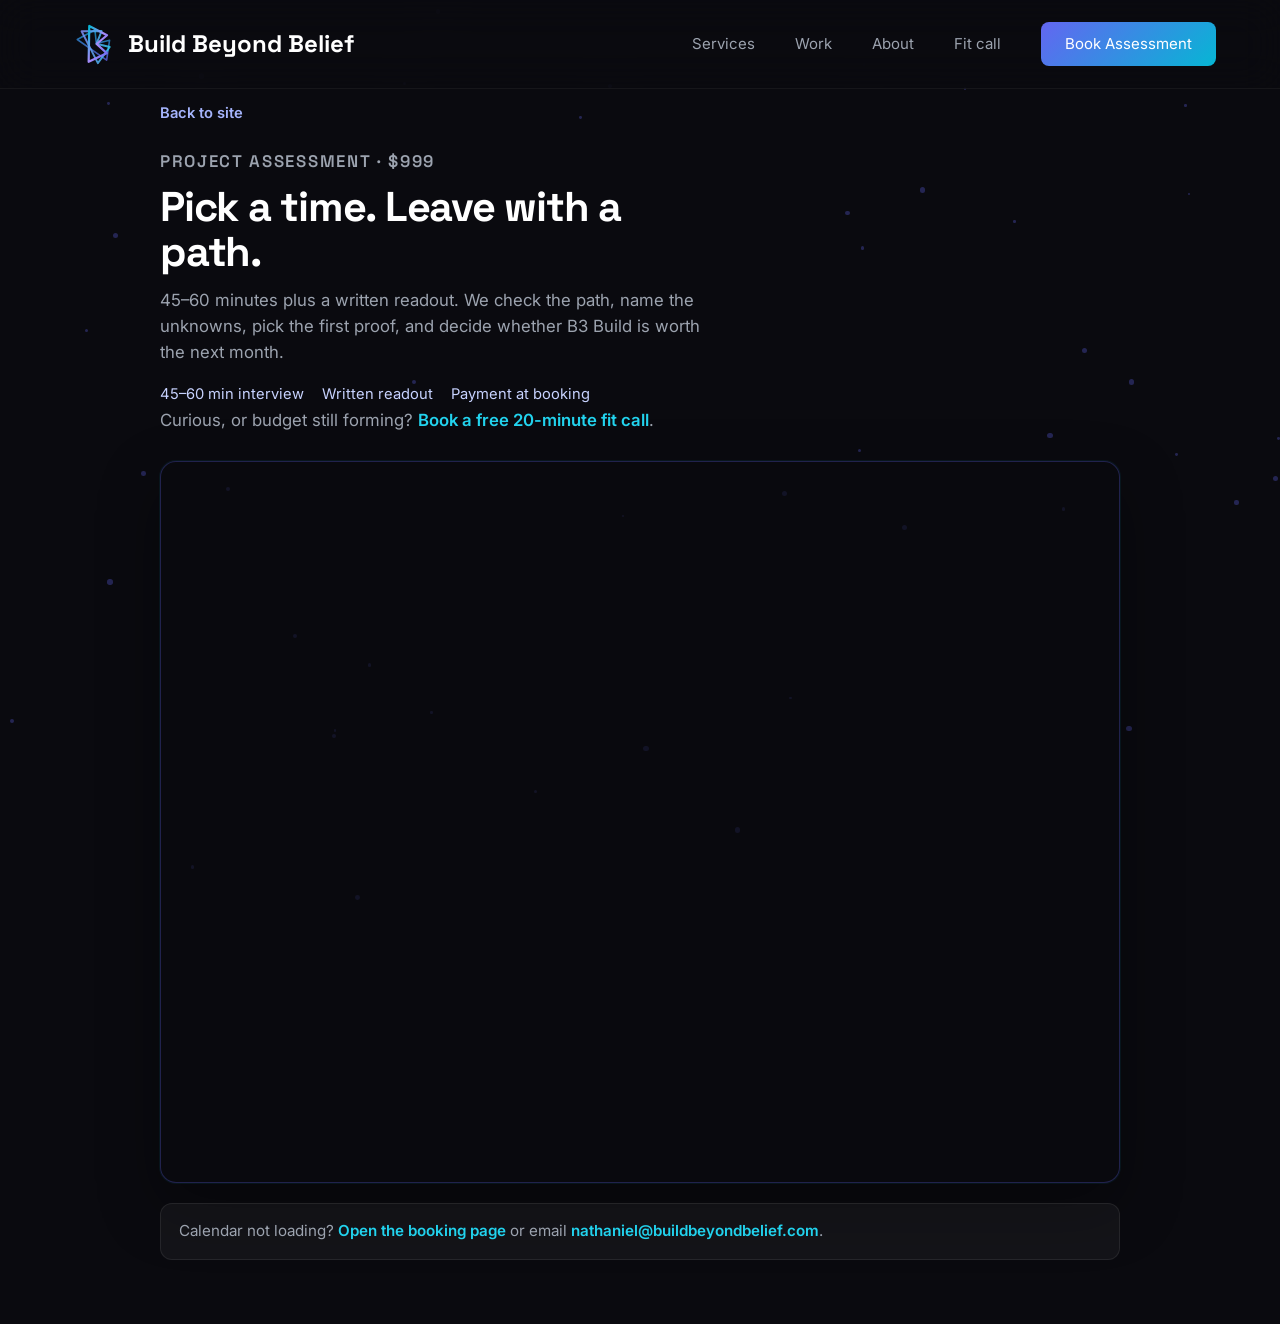
<file: book/index.html>
<!DOCTYPE html>
<html lang="en">
<head>
  <meta charset="UTF-8">
  <meta name="viewport" content="width=device-width, initial-scale=1.0">
  <title>Book a Project Assessment · Build Beyond Belief</title>
  <meta name="description" content="Book a $999 Project Assessment. 45–60 minutes plus a written readout: path, unknowns, first proof, and whether B3 Build is worth the next month.">
  <meta property="og:title" content="Book a Project Assessment · Build Beyond Belief">
  <meta property="og:description" content="45–60 minutes plus a written readout. Check the path, name the unknowns, pick the first proof.">
  <meta property="og:type" content="website">
  <meta property="og:url" content="https://buildbeyondbelief.com/book">
  <meta property="og:image" content="https://buildbeyondbelief.com/nathaniel.png">
  <link rel="canonical" href="https://buildbeyondbelief.com/book">
  <link rel="preconnect" href="https://fonts.googleapis.com">
  <link rel="preconnect" href="https://fonts.gstatic.com" crossorigin>
  <link href="https://fonts.googleapis.com/css2?family=Space+Grotesk:wght@400;500;600;700&family=Inter:wght@400;500;600&display=swap" rel="stylesheet">
  <link rel="icon" type="image/svg+xml" href="../favicon.svg">
  <link rel="icon" type="image/png" href="../nathaniel.png">
  <link rel="stylesheet" href="../styles.css">
  <script async src="https://www.googletagmanager.com/gtag/js?id=G-7LJX09X8LF"></script>
  <script>
    window.dataLayer = window.dataLayer || [];
    function gtag(){dataLayer.push(arguments);}
    gtag('js', new Date());
    gtag('config', 'G-7LJX09X8LF');
  </script>
  <style>
    .book-page {
      min-height: 100vh;
      padding: 100px 24px 64px;
      position: relative;
      z-index: 1;
    }
    .book-shell {
      max-width: 960px;
      margin: 0 auto;
    }
    .book-intro {
      max-width: 560px;
      margin-bottom: 28px;
    }
    .book-intro h1 {
      font-family: "Space Grotesk", system-ui, sans-serif;
      font-size: clamp(1.8rem, 4vw, 2.6rem);
      font-weight: 700;
      letter-spacing: -0.03em;
      line-height: 1.1;
      margin: 0 0 12px;
    }
    .book-intro p {
      color: var(--muted, #9ca3af);
      font-size: 1.05rem;
      line-height: 1.55;
      margin: 0 0 10px;
    }
    .book-meta {
      display: flex;
      flex-wrap: wrap;
      gap: 10px 18px;
      margin: 18px 0 0;
      font-size: 0.92rem;
      color: #c7d2fe;
    }
    .book-meta span {
      display: inline-flex;
      align-items: center;
      gap: 6px;
    }
    .book-calendar {
      margin-top: 8px;
      border: 1px solid rgba(99, 102, 241, 0.28);
      border-radius: 16px;
      overflow: hidden;
      background: rgba(10, 10, 15, 0.65);
      min-height: 620px;
      box-shadow: 0 0 0 1px rgba(6, 182, 212, 0.08), 0 24px 60px rgba(0, 0, 0, 0.35);
    }
    #cal-embed {
      width: 100%;
      height: 720px;
      overflow: auto;
    }
    .book-fallback {
      margin-top: 20px;
      padding: 16px 18px;
      border-radius: 12px;
      background: rgba(255, 255, 255, 0.04);
      border: 1px solid rgba(255, 255, 255, 0.08);
      color: var(--muted, #9ca3af);
      font-size: 0.95rem;
      line-height: 1.5;
    }
    .book-fallback a {
      color: #22d3ee;
      font-weight: 600;
    }
    .book-back {
      display: inline-block;
      margin-bottom: 22px;
      color: #a5b4fc;
      text-decoration: none;
      font-weight: 600;
      font-size: 0.92rem;
    }
    .book-back:hover { color: #22d3ee; }
    .book-alt {
      margin: 16px 0 0;
      font-size: 0.95rem;
      color: var(--muted, #9ca3af);
      line-height: 1.5;
    }
    .book-alt a {
      color: #22d3ee;
      font-weight: 600;
    }
    @media (max-width: 700px) {
      .book-page { padding-top: 88px; }
      #cal-embed { height: 820px; }
      .book-calendar { min-height: 700px; }
    }
  </style>
</head>
<body>
  <div class="particles" id="particles"></div>

  <nav class="nav">
    <div class="nav-container">
      <a href="../index.html" class="logo">
        <svg class="logo-mark" viewBox="40 40 200 200" aria-hidden="true">
          <defs>
            <linearGradient id="nav-g1" x1="0%" y1="100%" x2="100%" y2="0%"><stop offset="0%" stop-color="#6366f1"/><stop offset="100%" stop-color="#06b6d4"/></linearGradient>
            <linearGradient id="nav-g2" x1="0%" y1="0%" x2="100%" y2="100%"><stop offset="0%" stop-color="#818cf8"/><stop offset="100%" stop-color="#22d3ee"/></linearGradient>
            <linearGradient id="nav-g3" x1="100%" y1="100%" x2="0%" y2="0%"><stop offset="0%" stop-color="#6366f1"/><stop offset="50%" stop-color="#a78bfa"/><stop offset="100%" stop-color="#06b6d4"/></linearGradient>
          </defs>
          <g transform="translate(150,140) rotate(-55,-10,0) scale(2)" opacity="0.75"><path d="M-16,-28 L-16,28 L12,14 L-4,0 L12,-14 Z" stroke="url(#nav-g1)" stroke-width="2.5" fill="none" stroke-linejoin="round" stroke-linecap="round"/></g>
          <g transform="translate(150,140) rotate(-27,-10,0) scale(2)" opacity="0.85"><path d="M-16,-28 L-16,28 L12,14 L-4,0 L12,-14 Z" stroke="url(#nav-g2)" stroke-width="3" fill="none" stroke-linejoin="round" stroke-linecap="round"/></g>
          <g transform="translate(150,140) rotate(1,-10,0) scale(2)" opacity="1"><path d="M-16,-28 L-16,28 L12,14 L-4,0 L12,-14 Z" stroke="url(#nav-g3)" stroke-width="3.5" fill="none" stroke-linejoin="round" stroke-linecap="round"/></g>
        </svg>
        <span class="logo-text">Build Beyond Belief</span>
      </a>
      <div class="nav-links">
        <a href="../index.html#offers">Services</a>
        <a href="../work/">Work</a>
        <a href="../index.html#about">About</a>
        <a href="../fit-call/">Fit call</a>
        <a href="../book/" class="nav-cta" aria-current="page">Book Assessment</a>
      </div>
      <button class="mobile-menu-toggle" id="mobile-menu-toggle" aria-label="Menu">
        <span></span><span></span><span></span>
      </button>
    </div>
  </nav>

  <main class="book-page">
    <div class="book-shell">
      <a class="book-back" href="../index.html">Back to site</a>
      <div class="book-intro">
        <p class="section-label" style="margin-bottom:10px;">Project Assessment · $999</p>
        <h1>Pick a time. Leave with a path.</h1>
        <p>
          45–60 minutes plus a written readout. We check the path, name the unknowns,
          pick the first proof, and decide whether B3 Build is worth the next month.
        </p>
        <div class="book-meta">
          <span>45–60 min interview</span>
          <span>Written readout</span>
          <span>Payment at booking</span>
        </div>
        <p class="book-alt">
          Curious, or budget still forming?
          <a href="../fit-call/">Book a free 20-minute fit call</a>.
        </p>
      </div>

      <div class="book-calendar">
        <div id="cal-embed"></div>
      </div>

      <p class="book-fallback">
        Calendar not loading?
        <a id="cal-direct" href="https://cal.com/nathaniel-beyond-belief/project-assessment" target="_blank" rel="noopener">Open the booking page</a>
        or email
        <a href="mailto:nathaniel@buildbeyondbelief.com?subject=Project%20Assessment">nathaniel@buildbeyondbelief.com</a>.
      </p>
    </div>
  </main>

  <script>
    (function () {
      var calLink = 'nathaniel-beyond-belief/project-assessment';
      var calUrl = 'https://cal.com/' + calLink;
      var direct = document.getElementById('cal-direct');

      function setDirectHref(url) {
        if (!direct) return;
        direct.href = url + (url.indexOf('?') >= 0 ? '&' : '?') + 'theme=dark';
      }
      setDirectHref(calUrl);

      function mountCal() {
        setDirectHref(calUrl);
        (function (C, A, L) {
          var p = function (a, ar) { a.q.push(ar); };
          var d = C.document;
          C.Cal = C.Cal || function () {
            var cal = C.Cal;
            var ar = arguments;
            if (!cal.loaded) {
              cal.ns = {};
              cal.q = cal.q || [];
              d.head.appendChild(d.createElement('script')).src = A;
              cal.loaded = true;
            }
            if (ar[0] === L) {
              var api = function () { p(api, arguments); };
              var namespace = ar[1];
              api.q = api.q || [];
              if (typeof namespace === 'string') {
                cal.ns[namespace] = cal.ns[namespace] || api;
                p(cal.ns[namespace], ar);
                p(cal, ['initNamespace', namespace]);
              } else {
                p(cal, ar);
              }
              return;
            }
            p(cal, ar);
          };
        })(window, 'https://app.cal.com/embed/embed.js', 'init');

        Cal('init', 'projectAssessment', { origin: 'https://cal.com' });
        Cal.ns.projectAssessment('inline', {
          elementOrSelector: '#cal-embed',
          config: { layout: 'month_view', theme: 'dark' },
          calLink: calLink,
        });
        Cal.ns.projectAssessment('ui', {
          theme: 'dark',
          colorScheme: 'dark',
          hideEventTypeDetails: false,
          layout: 'month_view',
        });
      }

      mountCal();
    })();
  </script>
  <script src="../app.js"></script>
</body>
</html>
</file>
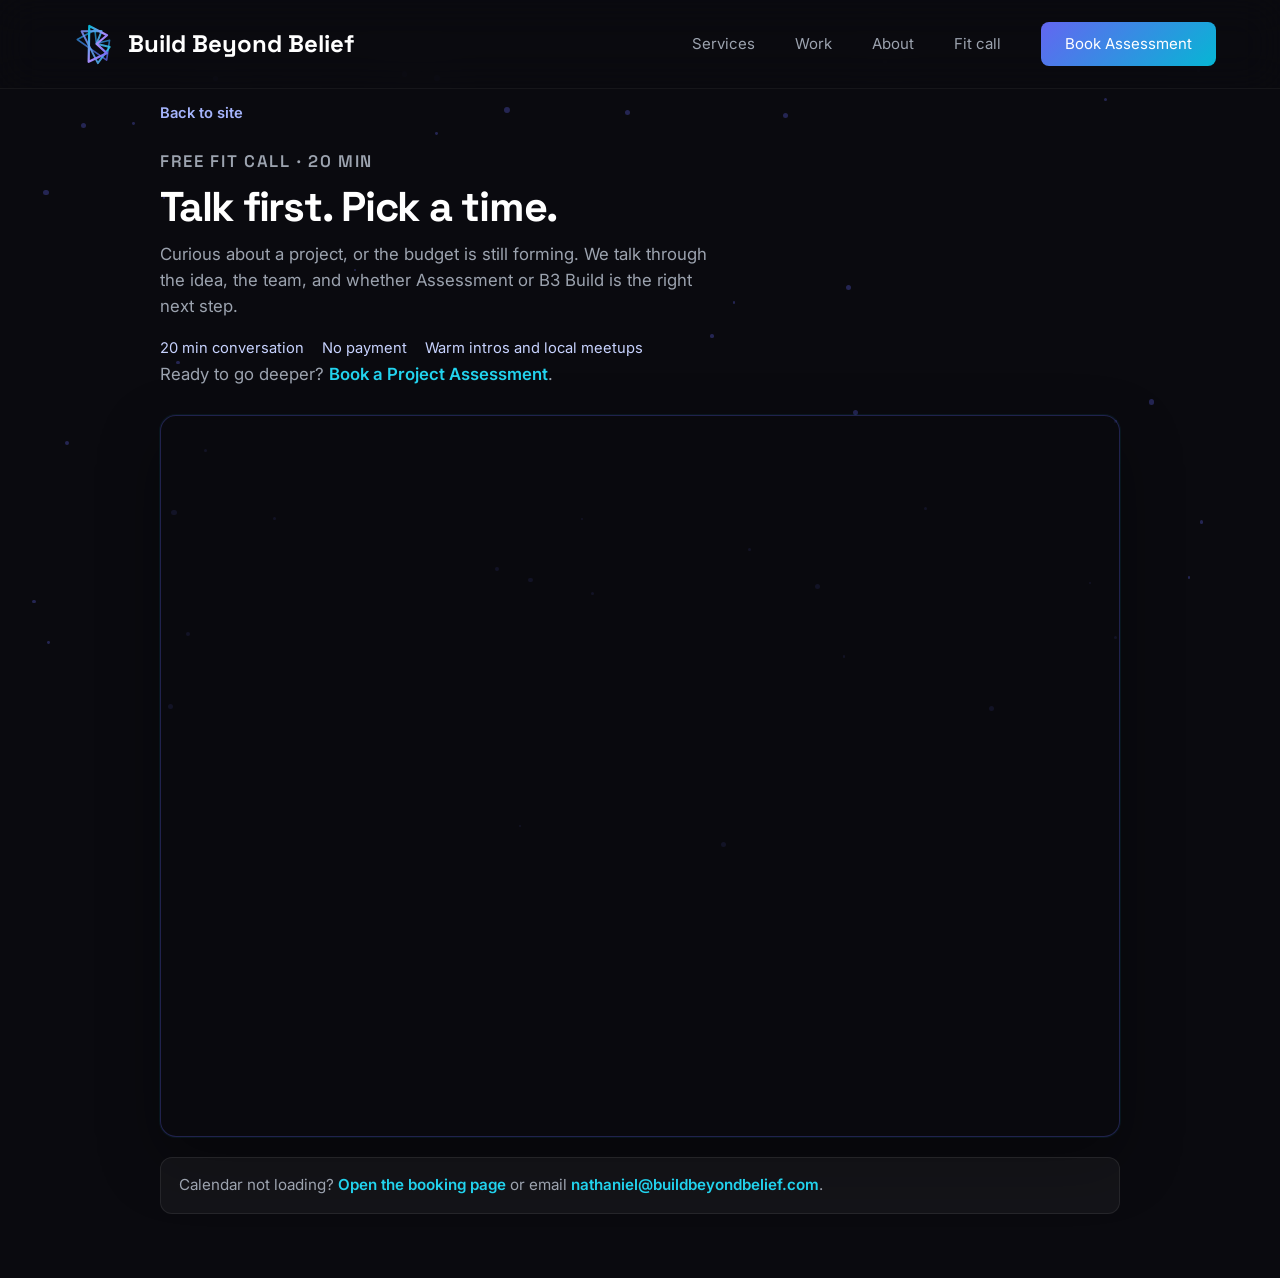
<file: fit-call/index.html>
<!DOCTYPE html>
<html lang="en">
<head>
  <meta charset="UTF-8">
  <meta name="viewport" content="width=device-width, initial-scale=1.0">
  <title>Book a free fit call · Build Beyond Belief</title>
  <meta name="description" content="Book a free 20-minute fit call. We talk through the idea, the team, and whether Assessment or B3 Build is the right next step.">
  <meta property="og:title" content="Book a free fit call · Build Beyond Belief">
  <meta property="og:description" content="20 minutes on the idea, the team, and the next step. For people who are curious or still forming a budget.">
  <meta property="og:type" content="website">
  <meta property="og:url" content="https://buildbeyondbelief.com/fit-call">
  <meta property="og:image" content="https://buildbeyondbelief.com/nathaniel.png">
  <link rel="canonical" href="https://buildbeyondbelief.com/fit-call">
  <link rel="preconnect" href="https://fonts.googleapis.com">
  <link rel="preconnect" href="https://fonts.gstatic.com" crossorigin>
  <link href="https://fonts.googleapis.com/css2?family=Space+Grotesk:wght@400;500;600;700&family=Inter:wght@400;500;600&display=swap" rel="stylesheet">
  <link rel="icon" type="image/svg+xml" href="../favicon.svg">
  <link rel="icon" type="image/png" href="../nathaniel.png">
  <link rel="stylesheet" href="../styles.css">
  <script async src="https://www.googletagmanager.com/gtag/js?id=G-7LJX09X8LF"></script>
  <script>
    window.dataLayer = window.dataLayer || [];
    function gtag(){dataLayer.push(arguments);}
    gtag('js', new Date());
    gtag('config', 'G-7LJX09X8LF');
  </script>
  <style>
    .book-page {
      min-height: 100vh;
      padding: 100px 24px 64px;
      position: relative;
      z-index: 1;
    }
    .book-shell {
      max-width: 960px;
      margin: 0 auto;
    }
    .book-intro {
      max-width: 560px;
      margin-bottom: 28px;
    }
    .book-intro h1 {
      font-family: "Space Grotesk", system-ui, sans-serif;
      font-size: clamp(1.8rem, 4vw, 2.6rem);
      font-weight: 700;
      letter-spacing: -0.03em;
      line-height: 1.1;
      margin: 0 0 12px;
    }
    .book-intro p {
      color: var(--muted, #9ca3af);
      font-size: 1.05rem;
      line-height: 1.55;
      margin: 0 0 10px;
    }
    .book-meta {
      display: flex;
      flex-wrap: wrap;
      gap: 10px 18px;
      margin: 18px 0 0;
      font-size: 0.92rem;
      color: #c7d2fe;
    }
    .book-meta span {
      display: inline-flex;
      align-items: center;
      gap: 6px;
    }
    .book-calendar {
      margin-top: 8px;
      border: 1px solid rgba(99, 102, 241, 0.28);
      border-radius: 16px;
      overflow: hidden;
      background: rgba(10, 10, 15, 0.65);
      min-height: 620px;
      box-shadow: 0 0 0 1px rgba(6, 182, 212, 0.08), 0 24px 60px rgba(0, 0, 0, 0.35);
    }
    #cal-embed {
      width: 100%;
      height: 720px;
      overflow: auto;
    }
    .book-fallback {
      margin-top: 20px;
      padding: 16px 18px;
      border-radius: 12px;
      background: rgba(255, 255, 255, 0.04);
      border: 1px solid rgba(255, 255, 255, 0.08);
      color: var(--muted, #9ca3af);
      font-size: 0.95rem;
      line-height: 1.5;
    }
    .book-fallback a {
      color: #22d3ee;
      font-weight: 600;
    }
    .book-back {
      display: inline-block;
      margin-bottom: 22px;
      color: #a5b4fc;
      text-decoration: none;
      font-weight: 600;
      font-size: 0.92rem;
    }
    .book-back:hover { color: #22d3ee; }
    .book-alt {
      margin: 16px 0 0;
      font-size: 0.95rem;
      color: var(--muted, #9ca3af);
      line-height: 1.5;
    }
    .book-alt a {
      color: #22d3ee;
      font-weight: 600;
    }
    @media (max-width: 700px) {
      .book-page { padding-top: 88px; }
      #cal-embed { height: 820px; }
      .book-calendar { min-height: 700px; }
    }
  </style>
</head>
<body>
  <div class="particles" id="particles"></div>

  <nav class="nav">
    <div class="nav-container">
      <a href="../index.html" class="logo">
        <svg class="logo-mark" viewBox="40 40 200 200" aria-hidden="true">
          <defs>
            <linearGradient id="nav-g1" x1="0%" y1="100%" x2="100%" y2="0%"><stop offset="0%" stop-color="#6366f1"/><stop offset="100%" stop-color="#06b6d4"/></linearGradient>
            <linearGradient id="nav-g2" x1="0%" y1="0%" x2="100%" y2="100%"><stop offset="0%" stop-color="#818cf8"/><stop offset="100%" stop-color="#22d3ee"/></linearGradient>
            <linearGradient id="nav-g3" x1="100%" y1="100%" x2="0%" y2="0%"><stop offset="0%" stop-color="#6366f1"/><stop offset="50%" stop-color="#a78bfa"/><stop offset="100%" stop-color="#06b6d4"/></linearGradient>
          </defs>
          <g transform="translate(150,140) rotate(-55,-10,0) scale(2)" opacity="0.75"><path d="M-16,-28 L-16,28 L12,14 L-4,0 L12,-14 Z" stroke="url(#nav-g1)" stroke-width="2.5" fill="none" stroke-linejoin="round" stroke-linecap="round"/></g>
          <g transform="translate(150,140) rotate(-27,-10,0) scale(2)" opacity="0.85"><path d="M-16,-28 L-16,28 L12,14 L-4,0 L12,-14 Z" stroke="url(#nav-g2)" stroke-width="3" fill="none" stroke-linejoin="round" stroke-linecap="round"/></g>
          <g transform="translate(150,140) rotate(1,-10,0) scale(2)" opacity="1"><path d="M-16,-28 L-16,28 L12,14 L-4,0 L12,-14 Z" stroke="url(#nav-g3)" stroke-width="3.5" fill="none" stroke-linejoin="round" stroke-linecap="round"/></g>
        </svg>
        <span class="logo-text">Build Beyond Belief</span>
      </a>
      <div class="nav-links">
        <a href="../index.html#offers">Services</a>
        <a href="../work/">Work</a>
        <a href="../index.html#about">About</a>
        <a href="../fit-call/" aria-current="page">Fit call</a>
        <a href="../book/" class="nav-cta">Book Assessment</a>
      </div>
      <button class="mobile-menu-toggle" id="mobile-menu-toggle" aria-label="Menu">
        <span></span><span></span><span></span>
      </button>
    </div>
  </nav>

  <main class="book-page">
    <div class="book-shell">
      <a class="book-back" href="../index.html">Back to site</a>
      <div class="book-intro">
        <p class="section-label" style="margin-bottom:10px;">Free Fit Call · 20 min</p>
        <h1>Talk first. Pick a time.</h1>
        <p>
          Curious about a project, or the budget is still forming. We talk through the idea,
          the team, and whether Assessment or B3 Build is the right next step.
        </p>
        <div class="book-meta">
          <span>20 min conversation</span>
          <span>No payment</span>
          <span>Warm intros and local meetups</span>
        </div>
        <p class="book-alt">
          Ready to go deeper?
          <a href="../book/">Book a Project Assessment</a>.
        </p>
      </div>

      <div class="book-calendar">
        <div id="cal-embed"></div>
      </div>

      <p class="book-fallback">
        Calendar not loading?
        <a id="cal-direct" href="https://cal.com/nathaniel-beyond-belief/free-fit-call" target="_blank" rel="noopener">Open the booking page</a>
        or email
        <a href="mailto:nathaniel@buildbeyondbelief.com?subject=Free%20Fit%20Call">nathaniel@buildbeyondbelief.com</a>.
      </p>
    </div>
  </main>

  <script>
    (function () {
      var calLink = 'nathaniel-beyond-belief/free-fit-call';
      var calUrl = 'https://cal.com/' + calLink;
      var direct = document.getElementById('cal-direct');

      function setDirectHref(url) {
        if (!direct) return;
        direct.href = url + (url.indexOf('?') >= 0 ? '&' : '?') + 'theme=dark';
      }
      setDirectHref(calUrl);

      function mountCal() {
        setDirectHref(calUrl);
        (function (C, A, L) {
          var p = function (a, ar) { a.q.push(ar); };
          var d = C.document;
          C.Cal = C.Cal || function () {
            var cal = C.Cal;
            var ar = arguments;
            if (!cal.loaded) {
              cal.ns = {};
              cal.q = cal.q || [];
              d.head.appendChild(d.createElement('script')).src = A;
              cal.loaded = true;
            }
            if (ar[0] === L) {
              var api = function () { p(api, arguments); };
              var namespace = ar[1];
              api.q = api.q || [];
              if (typeof namespace === 'string') {
                cal.ns[namespace] = cal.ns[namespace] || api;
                p(cal.ns[namespace], ar);
                p(cal, ['initNamespace', namespace]);
              } else {
                p(cal, ar);
              }
              return;
            }
            p(cal, ar);
          };
        })(window, 'https://app.cal.com/embed/embed.js', 'init');

        Cal('init', 'freeFitCall', { origin: 'https://cal.com' });
        Cal.ns.freeFitCall('inline', {
          elementOrSelector: '#cal-embed',
          config: { layout: 'month_view', theme: 'dark' },
          calLink: calLink,
        });
        Cal.ns.freeFitCall('ui', {
          theme: 'dark',
          colorScheme: 'dark',
          hideEventTypeDetails: false,
          layout: 'month_view',
        });
      }

      mountCal();
    })();
  </script>
  <script src="../app.js"></script>
</body>
</html>
</file>
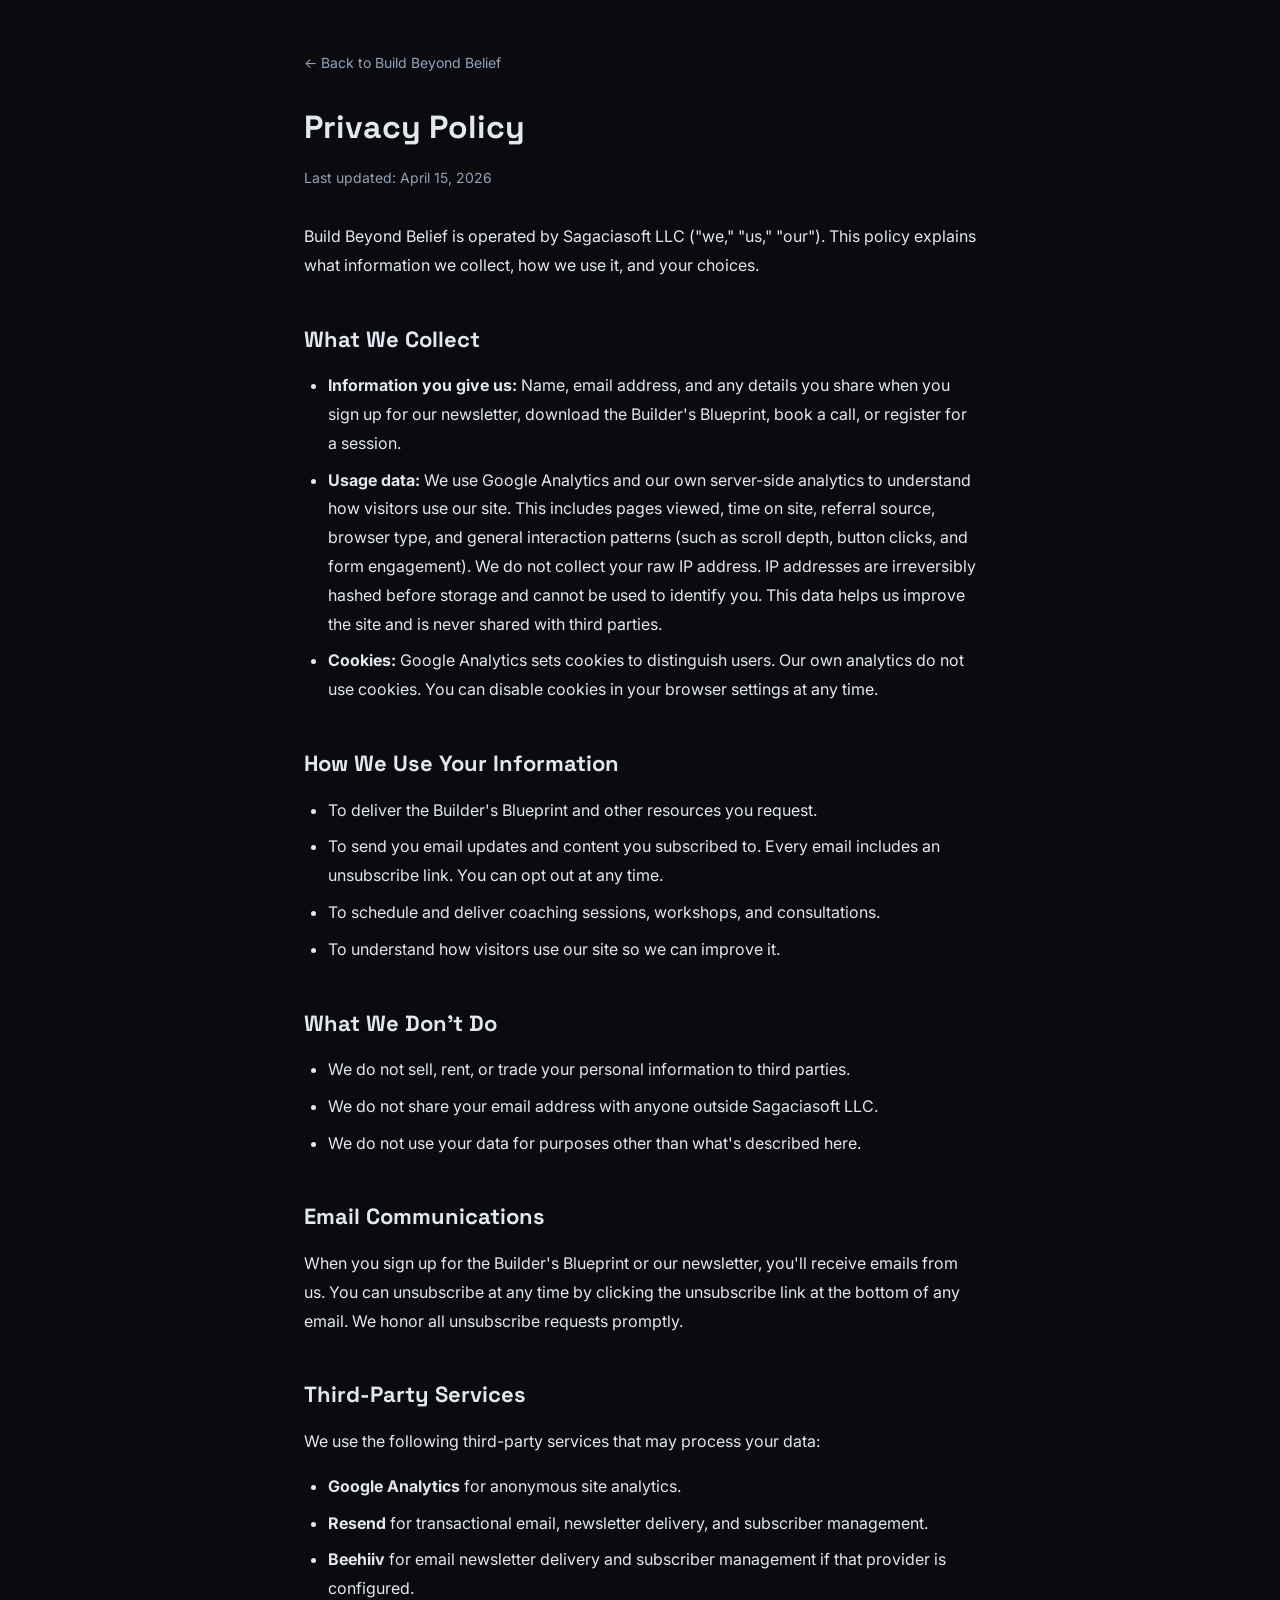
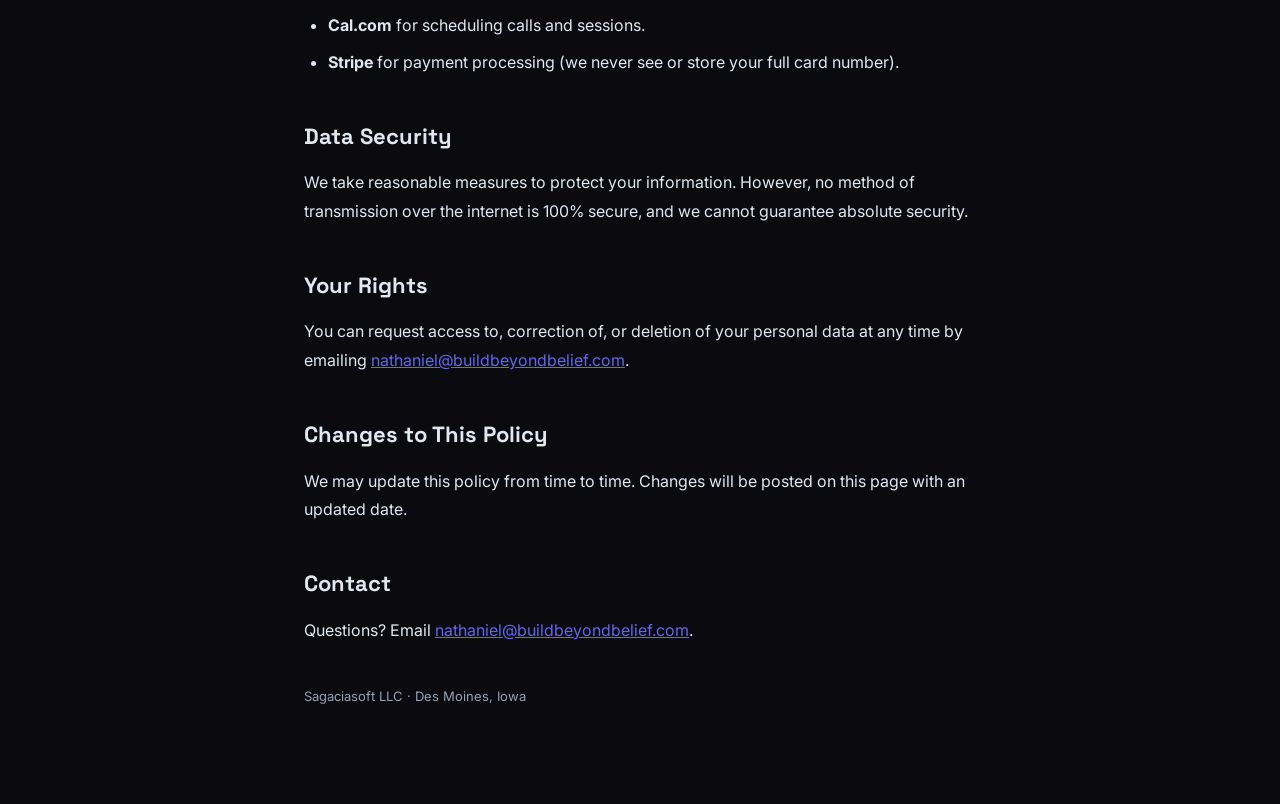
<file: privacy/index.html>
<!DOCTYPE html>
<html lang="en">
<head>
  <meta charset="UTF-8">
  <meta name="viewport" content="width=device-width, initial-scale=1.0">
  <title>Privacy Policy. Build Beyond Belief</title>
  <link rel="preconnect" href="https://fonts.googleapis.com">
  <link rel="preconnect" href="https://fonts.gstatic.com" crossorigin>
  <link href="https://fonts.googleapis.com/css2?family=Space+Grotesk:wght@400;500;600;700&family=Inter:wght@400;500;600&display=swap" rel="stylesheet">
  <link rel="icon" type="image/svg+xml" href="../favicon.svg">
  <link rel="icon" type="image/png" href="../nathaniel.png">
  <!-- Google tag (gtag.js) -->
  <script async src="https://www.googletagmanager.com/gtag/js?id=G-7LJX09X8LF"></script>
  <script>
    window.dataLayer = window.dataLayer || [];
    function gtag(){dataLayer.push(arguments);}
    gtag('js', new Date());
    gtag('config', 'G-7LJX09X8LF');
  </script>
  <style>
    :root {
      --bg: #0a0a0f; --card: #12121a; --text: #e2e8f0; --muted: #94a3b8;
      --border: #2d2d44; --indigo: #6366f1; --cyan: #06b6d4;
    }
    *, *::before, *::after { box-sizing: border-box; margin: 0; padding: 0; }
    body {
      font-family: 'Inter', system-ui, sans-serif;
      background: var(--bg); color: var(--text);
      line-height: 1.8; font-size: 16px;
      max-width: 720px; margin: 0 auto; padding: 48px 24px 80px;
    }
    h1, h2, h3 { font-family: 'Space Grotesk', sans-serif; }
    h1 { font-size: 32px; margin-bottom: 8px; }
    h2 { font-size: 22px; margin-top: 40px; margin-bottom: 12px; }
    p { margin-bottom: 16px; }
    .updated { font-size: 14px; color: var(--muted); margin-bottom: 32px; }
    a { color: var(--indigo); }
    .back { display: inline-block; margin-bottom: 24px; font-size: 14px; color: var(--muted); text-decoration: none; }
    .back:hover { color: var(--text); }
    ul { margin: 12px 0 16px 24px; }
    li { margin-bottom: 8px; }
  </style>
</head>
<body>
  <a href="../index.html" class="back">← Back to Build Beyond Belief</a>
  <h1>Privacy Policy</h1>
  <p class="updated">Last updated: April 15, 2026</p>

  <p>Build Beyond Belief is operated by Sagaciasoft LLC ("we," "us," "our"). This policy explains what information we collect, how we use it, and your choices.</p>

  <h2>What We Collect</h2>
  <ul>
    <li><strong>Information you give us:</strong> Name, email address, and any details you share when you sign up for our newsletter, download the Builder's Blueprint, book a call, or register for a session.</li>
    <li><strong>Usage data:</strong> We use Google Analytics and our own server-side analytics to understand how visitors use our site. This includes pages viewed, time on site, referral source, browser type, and general interaction patterns (such as scroll depth, button clicks, and form engagement). We do not collect your raw IP address. IP addresses are irreversibly hashed before storage and cannot be used to identify you. This data helps us improve the site and is never shared with third parties.</li>
    <li><strong>Cookies:</strong> Google Analytics sets cookies to distinguish users. Our own analytics do not use cookies. You can disable cookies in your browser settings at any time.</li>
  </ul>

  <h2>How We Use Your Information</h2>
  <ul>
    <li>To deliver the Builder's Blueprint and other resources you request.</li>
    <li>To send you email updates and content you subscribed to. Every email includes an unsubscribe link. You can opt out at any time.</li>
    <li>To schedule and deliver coaching sessions, workshops, and consultations.</li>
    <li>To understand how visitors use our site so we can improve it.</li>
  </ul>

  <h2>What We Don't Do</h2>
  <ul>
    <li>We do not sell, rent, or trade your personal information to third parties.</li>
    <li>We do not share your email address with anyone outside Sagaciasoft LLC.</li>
    <li>We do not use your data for purposes other than what's described here.</li>
  </ul>

  <h2>Email Communications</h2>
  <p>When you sign up for the Builder's Blueprint or our newsletter, you'll receive emails from us. You can unsubscribe at any time by clicking the unsubscribe link at the bottom of any email. We honor all unsubscribe requests promptly.</p>

  <h2>Third-Party Services</h2>
  <p>We use the following third-party services that may process your data:</p>
  <ul>
    <li><strong>Google Analytics</strong> for anonymous site analytics.</li>
    <li><strong>Resend</strong> for transactional email, newsletter delivery, and subscriber management.</li>
    <li><strong>Beehiiv</strong> for email newsletter delivery and subscriber management if that provider is configured.</li>
    <li><strong>Cal.com</strong> for scheduling calls and sessions.</li>
    <li><strong>Stripe</strong> for payment processing (we never see or store your full card number).</li>
  </ul>

  <h2>Data Security</h2>
  <p>We take reasonable measures to protect your information. However, no method of transmission over the internet is 100% secure, and we cannot guarantee absolute security.</p>

  <h2>Your Rights</h2>
  <p>You can request access to, correction of, or deletion of your personal data at any time by emailing <a href="mailto:nathaniel@buildbeyondbelief.com">nathaniel@buildbeyondbelief.com</a>.</p>

  <h2>Changes to This Policy</h2>
  <p>We may update this policy from time to time. Changes will be posted on this page with an updated date.</p>

  <h2>Contact</h2>
  <p>Questions? Email <a href="mailto:nathaniel@buildbeyondbelief.com">nathaniel@buildbeyondbelief.com</a>.</p>
  <p style="margin-top:40px; font-size:13px; color:var(--muted);">Sagaciasoft LLC · Des Moines, Iowa</p>
</body>
</html>
</file>
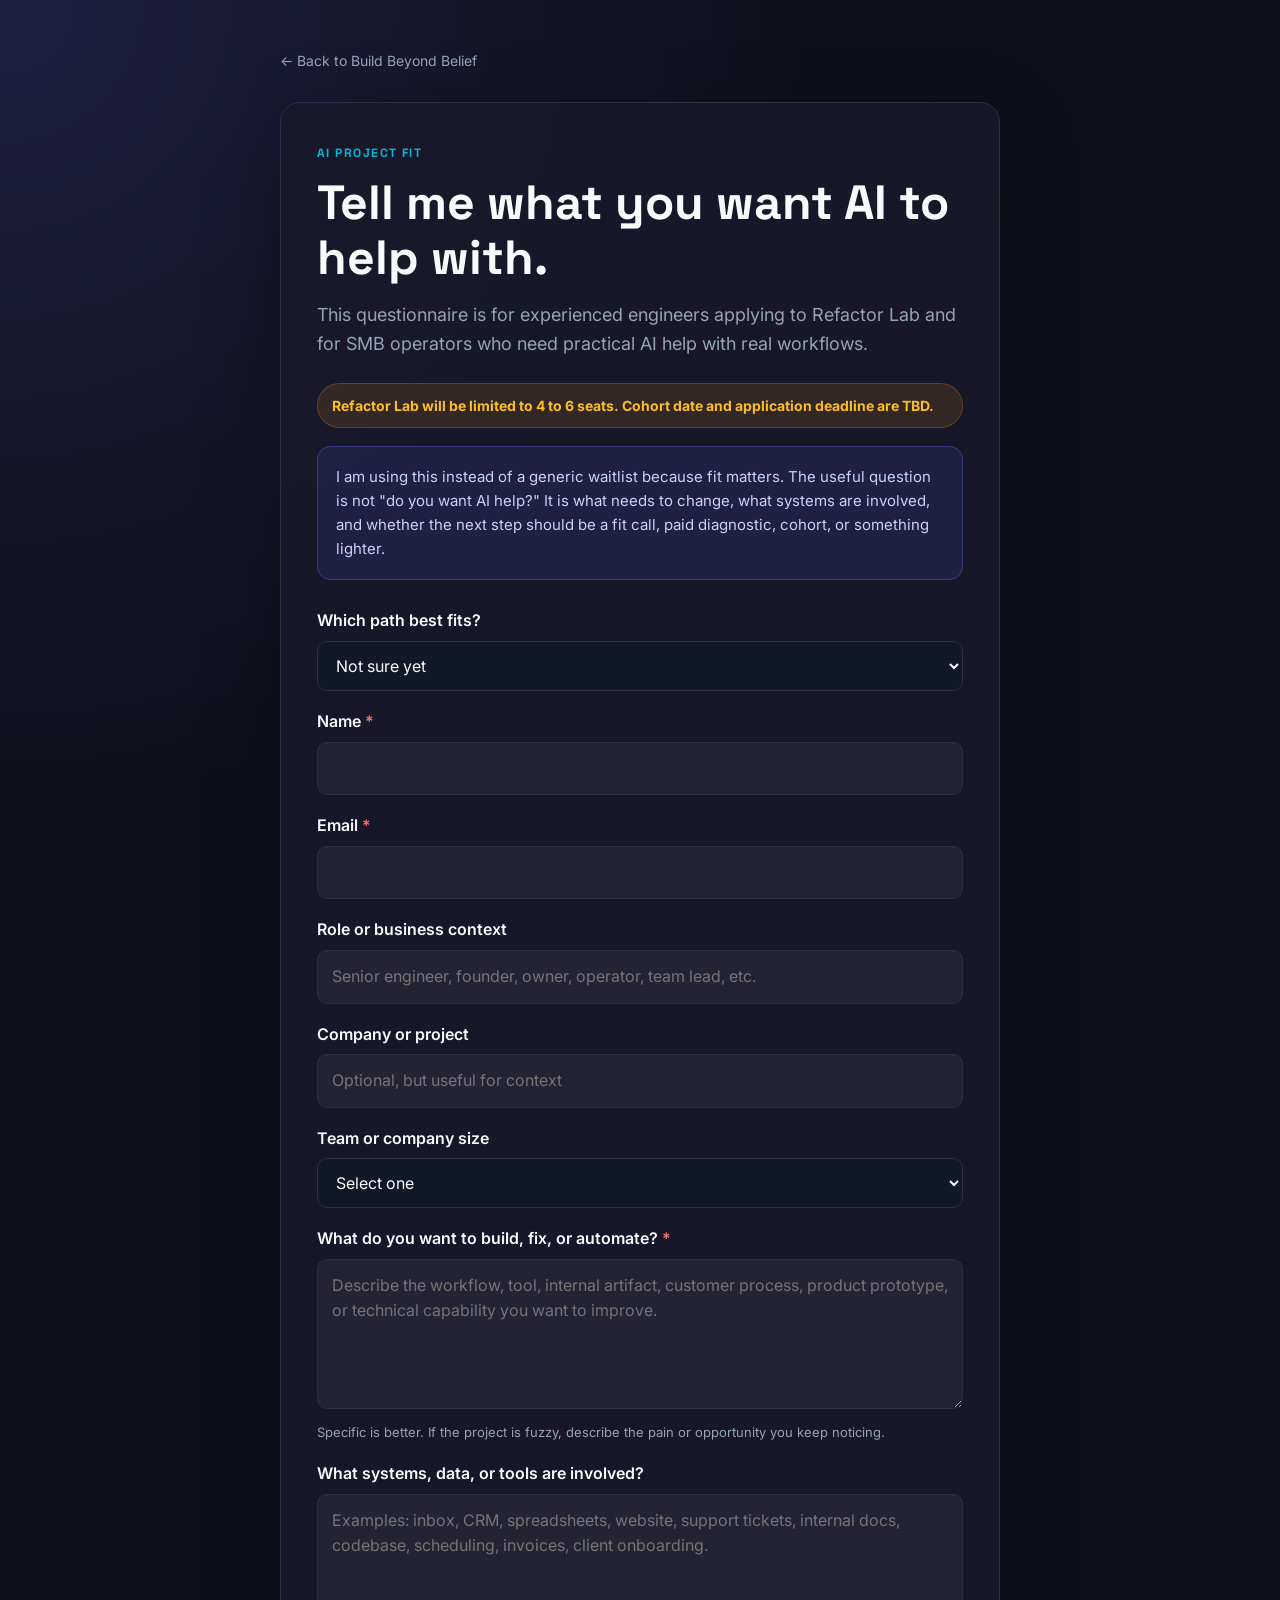
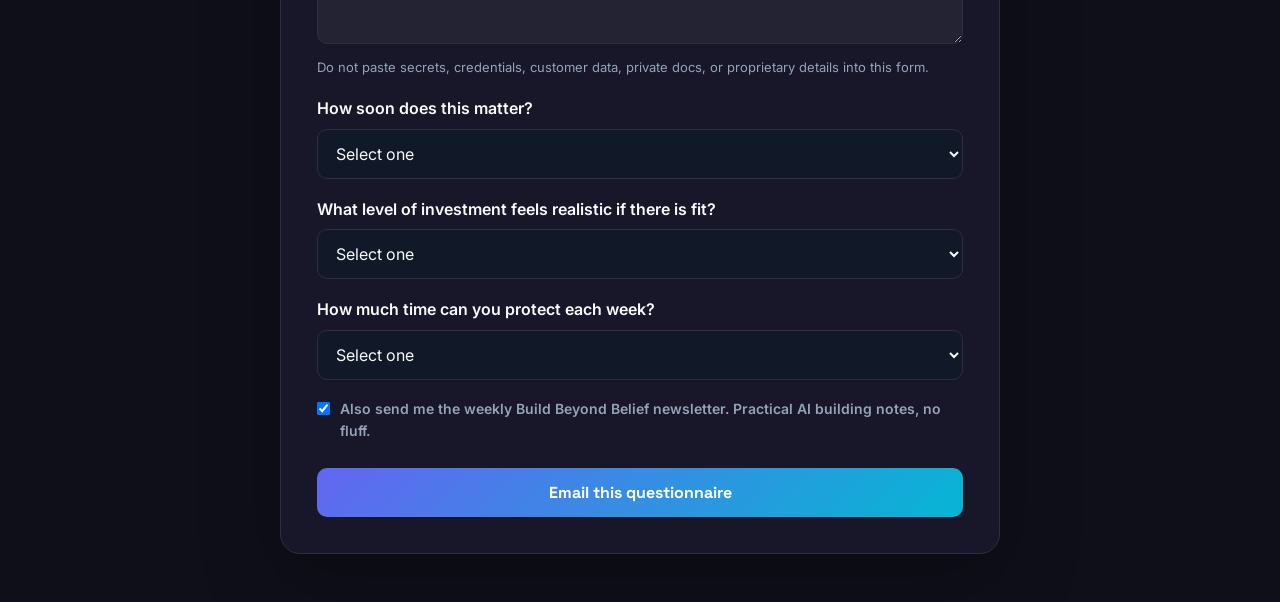
<file: project-questionnaire/index.html>
<!DOCTYPE html>
<html lang="en">
<head>
  <meta charset="UTF-8">
  <meta name="viewport" content="width=device-width, initial-scale=1.0">
  <title>AI Project Fit Questionnaire. Build Beyond Belief</title>
  <meta name="description" content="Tell Build Beyond Belief what you want to build, automate, or refactor with AI.">
  <meta property="og:title" content="AI Project Fit Questionnaire. Build Beyond Belief">
  <meta property="og:description" content="For engineers, SMB operators, and serious builders who need practical AI help with a real workflow.">
  <meta property="og:type" content="website">
  <meta property="og:url" content="https://buildbeyondbelief.com/project-questionnaire">
  <meta property="og:image" content="https://buildbeyondbelief.com/nathaniel.png">
  <meta name="twitter:card" content="summary_large_image">
  <link rel="canonical" href="https://buildbeyondbelief.com/project-questionnaire">
  <link rel="preconnect" href="https://fonts.googleapis.com">
  <link rel="preconnect" href="https://fonts.gstatic.com" crossorigin>
  <link href="https://fonts.googleapis.com/css2?family=Space+Grotesk:wght@500;600;700&family=Inter:wght@400;500;600&display=swap" rel="stylesheet">
  <script async src="https://www.googletagmanager.com/gtag/js?id=G-7LJX09X8LF"></script>
  <script>
    window.dataLayer = window.dataLayer || [];
    function gtag(){dataLayer.push(arguments);}
    gtag('js', new Date());
    gtag('config', 'G-7LJX09X8LF');
  </script>
  <style>
    :root {
      --ink: #0f0f1a;
      --card: #18182b;
      --text: #f8fafc;
      --muted: #94a3b8;
      --border: #2d2d44;
      --indigo: #6366f1;
      --cyan: #06b6d4;
      --green: #22c55e;
      --red: #f87171;
    }
    * { box-sizing: border-box; margin: 0; padding: 0; }
    body {
      min-height: 100vh;
      font-family: 'Inter', system-ui, sans-serif;
      background: radial-gradient(circle at top left, rgba(99, 102, 241, 0.18), transparent 32%), var(--ink);
      color: var(--text);
      padding: 48px 20px;
      line-height: 1.6;
    }
    .wrap { max-width: 720px; margin: 0 auto; }
    .back { color: var(--muted); text-decoration: none; font-size: 14px; }
    .back:hover { color: var(--text); }
    .card {
      margin-top: 28px;
      background: rgba(24, 24, 43, 0.92);
      border: 1px solid var(--border);
      border-radius: 20px;
      padding: 36px;
      box-shadow: 0 24px 80px rgba(0, 0, 0, 0.28);
    }
    .eyebrow {
      display: inline-block;
      color: var(--cyan);
      font-family: 'Space Grotesk', sans-serif;
      font-size: 12px;
      font-weight: 700;
      letter-spacing: 0.12em;
      text-transform: uppercase;
      margin-bottom: 12px;
    }
    h1, h2 { font-family: 'Space Grotesk', sans-serif; line-height: 1.15; }
    h1 { font-size: clamp(32px, 6vw, 48px); margin-bottom: 16px; }
    .lede { color: var(--muted); font-size: 18px; margin-bottom: 24px; }
    .note {
      background: rgba(99, 102, 241, 0.12);
      border: 1px solid rgba(99, 102, 241, 0.32);
      border-radius: 14px;
      padding: 18px;
      color: #c7d2fe;
      margin-bottom: 28px;
      font-size: 15px;
    }
    .cohort-note {
      background: rgba(245, 158, 11, 0.12);
      border: 1px solid rgba(245, 158, 11, 0.24);
      border-radius: 999px;
      color: #fbbf24;
      font-size: 14px;
      font-weight: 700;
      line-height: 1.4;
      margin-bottom: 18px;
      padding: 12px 14px;
    }
    form { display: grid; gap: 18px; }
    label { display: block; font-weight: 600; margin-bottom: 7px; }
    input, textarea, select {
      width: 100%;
      background: rgba(255, 255, 255, 0.05);
      border: 1px solid var(--border);
      border-radius: 10px;
      color: var(--text);
      font: inherit;
      padding: 13px 14px;
      outline: none;
    }
    select { color-scheme: dark; background-color: #111827; }
    select option { background-color: #18182b; color: #f8fafc; }
    textarea { min-height: 150px; resize: vertical; }
    input:focus, textarea:focus, select:focus { border-color: var(--indigo); }
    .hint { color: var(--muted); font-size: 13px; margin-top: 6px; }
    .checkbox {
      display: flex;
      gap: 10px;
      align-items: flex-start;
      color: var(--muted);
      font-size: 14px;
    }
    .checkbox input { width: auto; margin-top: 4px; }
    button, .btn {
      display: inline-flex;
      justify-content: center;
      align-items: center;
      border: 0;
      border-radius: 10px;
      padding: 14px 22px;
      background: linear-gradient(135deg, var(--indigo), var(--cyan));
      color: white;
      font-family: 'Space Grotesk', sans-serif;
      font-size: 16px;
      font-weight: 700;
      text-decoration: none;
      cursor: pointer;
    }
    button:disabled { opacity: 0.7; cursor: not-allowed; }
    .btn-secondary { background: transparent; border: 1px solid var(--border); color: var(--text); }
    .error { display: none; color: var(--red); font-size: 14px; }
    .success { display: none; }
    .success h2 { font-size: 30px; margin-bottom: 12px; }
    .success p { color: var(--muted); margin-bottom: 18px; }
    .actions { display: flex; flex-wrap: wrap; gap: 12px; margin-top: 24px; }
    @media (max-width: 560px) {
      body { padding: 28px 14px; }
      .card { padding: 26px 20px; }
    }
  </style>
</head>
<body>
  <div class="wrap">
    <a class="back" href="../index.html">← Back to Build Beyond Belief</a>

    <main class="card">
      <div id="form-state">
        <span class="eyebrow">AI Project Fit</span>
        <h1>Tell me what you want AI to help with.</h1>
        <p class="lede">This questionnaire is for experienced engineers applying to Refactor Lab and for SMB operators who need practical AI help with real workflows.</p>
        <p class="cohort-note">Refactor Lab will be limited to 4 to 6 seats. Cohort date and application deadline are TBD.</p>
        <div class="note">
          I am using this instead of a generic waitlist because fit matters. The useful question is not "do you want AI help?" It is what needs to change, what systems are involved, and whether the next step should be a fit call, paid diagnostic, cohort, or something lighter.
        </div>

        <form id="application-form" novalidate>
          <div>
            <label for="interest">Which path best fits?</label>
            <select id="interest" name="interest">
              <option value="not-sure">Not sure yet</option>
              <option value="refactor-lab">Refactor Lab, 8-week group beta</option>
              <option value="smb-ai-help">SMB AI Help, workflow or business system</option>
              <option value="refactor-assessment">Refactor Assessment, paid diagnostic</option>
            </select>
          </div>

          <div>
            <label for="name">Name <span style="color: var(--red);">*</span></label>
            <input id="name" name="name" autocomplete="name" required>
          </div>

          <div>
            <label for="email">Email <span style="color: var(--red);">*</span></label>
            <input id="email" name="email" type="email" autocomplete="email" required>
          </div>

          <div>
            <label for="role">Role or business context</label>
            <input id="role" name="role" placeholder="Senior engineer, founder, owner, operator, team lead, etc.">
          </div>

          <div>
            <label for="company">Company or project</label>
            <input id="company" name="company" placeholder="Optional, but useful for context">
          </div>

          <div>
            <label for="teamSize">Team or company size</label>
            <select id="teamSize" name="teamSize">
              <option value="">Select one</option>
              <option value="Solo">Solo</option>
              <option value="2 to 10 people">2 to 10 people</option>
              <option value="11 to 50 people">11 to 50 people</option>
              <option value="51 to 200 people">51 to 200 people</option>
              <option value="200+ people">200+ people</option>
            </select>
          </div>

          <div>
            <label for="project">What do you want to build, fix, or automate? <span style="color: var(--red);">*</span></label>
            <textarea id="project" name="project" required placeholder="Describe the workflow, tool, internal artifact, customer process, product prototype, or technical capability you want to improve."></textarea>
            <p class="hint">Specific is better. If the project is fuzzy, describe the pain or opportunity you keep noticing.</p>
          </div>

          <div>
            <label for="systems">What systems, data, or tools are involved?</label>
            <textarea id="systems" name="systems" placeholder="Examples: inbox, CRM, spreadsheets, website, support tickets, internal docs, codebase, scheduling, invoices, client onboarding."></textarea>
            <p class="hint">Do not paste secrets, credentials, customer data, private docs, or proprietary details into this form.</p>
          </div>

          <div>
            <label for="urgency">How soon does this matter?</label>
            <select id="urgency" name="urgency">
              <option value="">Select one</option>
              <option value="This week">This week</option>
              <option value="This month">This month</option>
              <option value="This quarter">This quarter</option>
              <option value="Exploring for later">Exploring for later</option>
            </select>
          </div>

          <div>
            <label for="budget">What level of investment feels realistic if there is fit?</label>
            <select id="budget" name="budget">
              <option value="">Select one</option>
              <option value="Need guidance first">Need guidance first</option>
              <option value="$500 diagnostic">$500 diagnostic</option>
              <option value="$3.5K Refactor Lab">$3.5K Refactor Lab</option>
              <option value="$5K private Refactor">$5K private Refactor</option>
              <option value="Custom team or business engagement">Custom team or business engagement</option>
            </select>
          </div>

          <div>
            <label for="weeklyTime">How much time can you protect each week?</label>
            <select id="weeklyTime" name="weeklyTime">
              <option value="">Select one</option>
              <option value="Less than 2 hours">Less than 2 hours</option>
              <option value="2 to 4 hours">2 to 4 hours</option>
              <option value="4 to 6 hours">4 to 6 hours</option>
              <option value="6 or more hours">6 or more hours</option>
            </select>
          </div>

          <label class="checkbox" for="newsletter">
            <input id="newsletter" name="newsletter" type="checkbox" checked>
            <span>Also send me the weekly Build Beyond Belief newsletter. Practical AI building notes, no fluff.</span>
          </label>

          <button id="submit-btn" type="submit">Email this questionnaire</button>
          <p class="error" id="error-msg"></p>
        </form>
      </div>

      <div class="success" id="success-state">
        <span class="eyebrow">Email draft ready</span>
        <h2>Send the draft, and I will review it.</h2>
        <p>If the project looks like a fit, I will reply with the next step. That is usually the Refactor Assessment, then Refactor Lab. Private 1:1 is only offered when the seat is open and the work needs it.</p>
        <div class="actions">
          <a class="btn" href="https://cal.com/nathaniel-beyond-belief/refactor-assessment" target="_blank" rel="noopener">Book a Refactor Assessment</a>
          <a class="btn btn-secondary" href="../ai-native-engineer-checklist/">Engineer Checklist</a>
        </div>
      </div>
    </main>
  </div>

  <script>
    const form = document.getElementById('application-form');
    const submitBtn = document.getElementById('submit-btn');
    const errorMsg = document.getElementById('error-msg');
    const interestSelect = document.getElementById('interest');

    const params = new URLSearchParams(window.location.search);
    const presetPath = params.get('path');
    if (presetPath && ['refactor-lab', 'smb-ai-help', 'refactor-assessment', 'not-sure'].includes(presetPath)) {
      interestSelect.value = presetPath;
    }

    form.addEventListener('submit', async (event) => {
      event.preventDefault();
      errorMsg.style.display = 'none';

      const payload = {
        interest: interestSelect.value,
        name: document.getElementById('name').value.trim(),
        email: document.getElementById('email').value.trim(),
        role: document.getElementById('role').value.trim(),
        company: document.getElementById('company').value.trim(),
        teamSize: document.getElementById('teamSize').value,
        project: document.getElementById('project').value.trim(),
        systems: document.getElementById('systems').value.trim(),
        urgency: document.getElementById('urgency').value,
        budget: document.getElementById('budget').value,
        weeklyTime: document.getElementById('weeklyTime').value,
        newsletter: document.getElementById('newsletter').checked,
      };

      if (!payload.name || !payload.email || !payload.project) {
        errorMsg.textContent = 'Name, email, and project are required.';
        errorMsg.style.display = 'block';
        return;
      }

      const lines = [
        'Interest: ' + payload.interest,
        'Name: ' + payload.name,
        'Email: ' + payload.email,
        'Role: ' + payload.role,
        'Company: ' + payload.company,
        'Team size: ' + payload.teamSize,
        'Urgency: ' + payload.urgency,
        'Budget: ' + payload.budget,
        'Weekly time: ' + payload.weeklyTime,
        'Weekly note: ' + (payload.newsletter ? 'yes' : 'no'),
        '',
        'Project:',
        payload.project,
        '',
        'Systems:',
        payload.systems,
      ].join('\n');
      window.location.href = 'mailto:nathaniel@buildbeyondbelief.com?subject='
        + encodeURIComponent('B3 project questionnaire')
        + '&body=' + encodeURIComponent(lines);
      document.getElementById('form-state').style.display = 'none';
      document.getElementById('success-state').style.display = 'block';
    });
  </script>
</body>
</html>
</file>
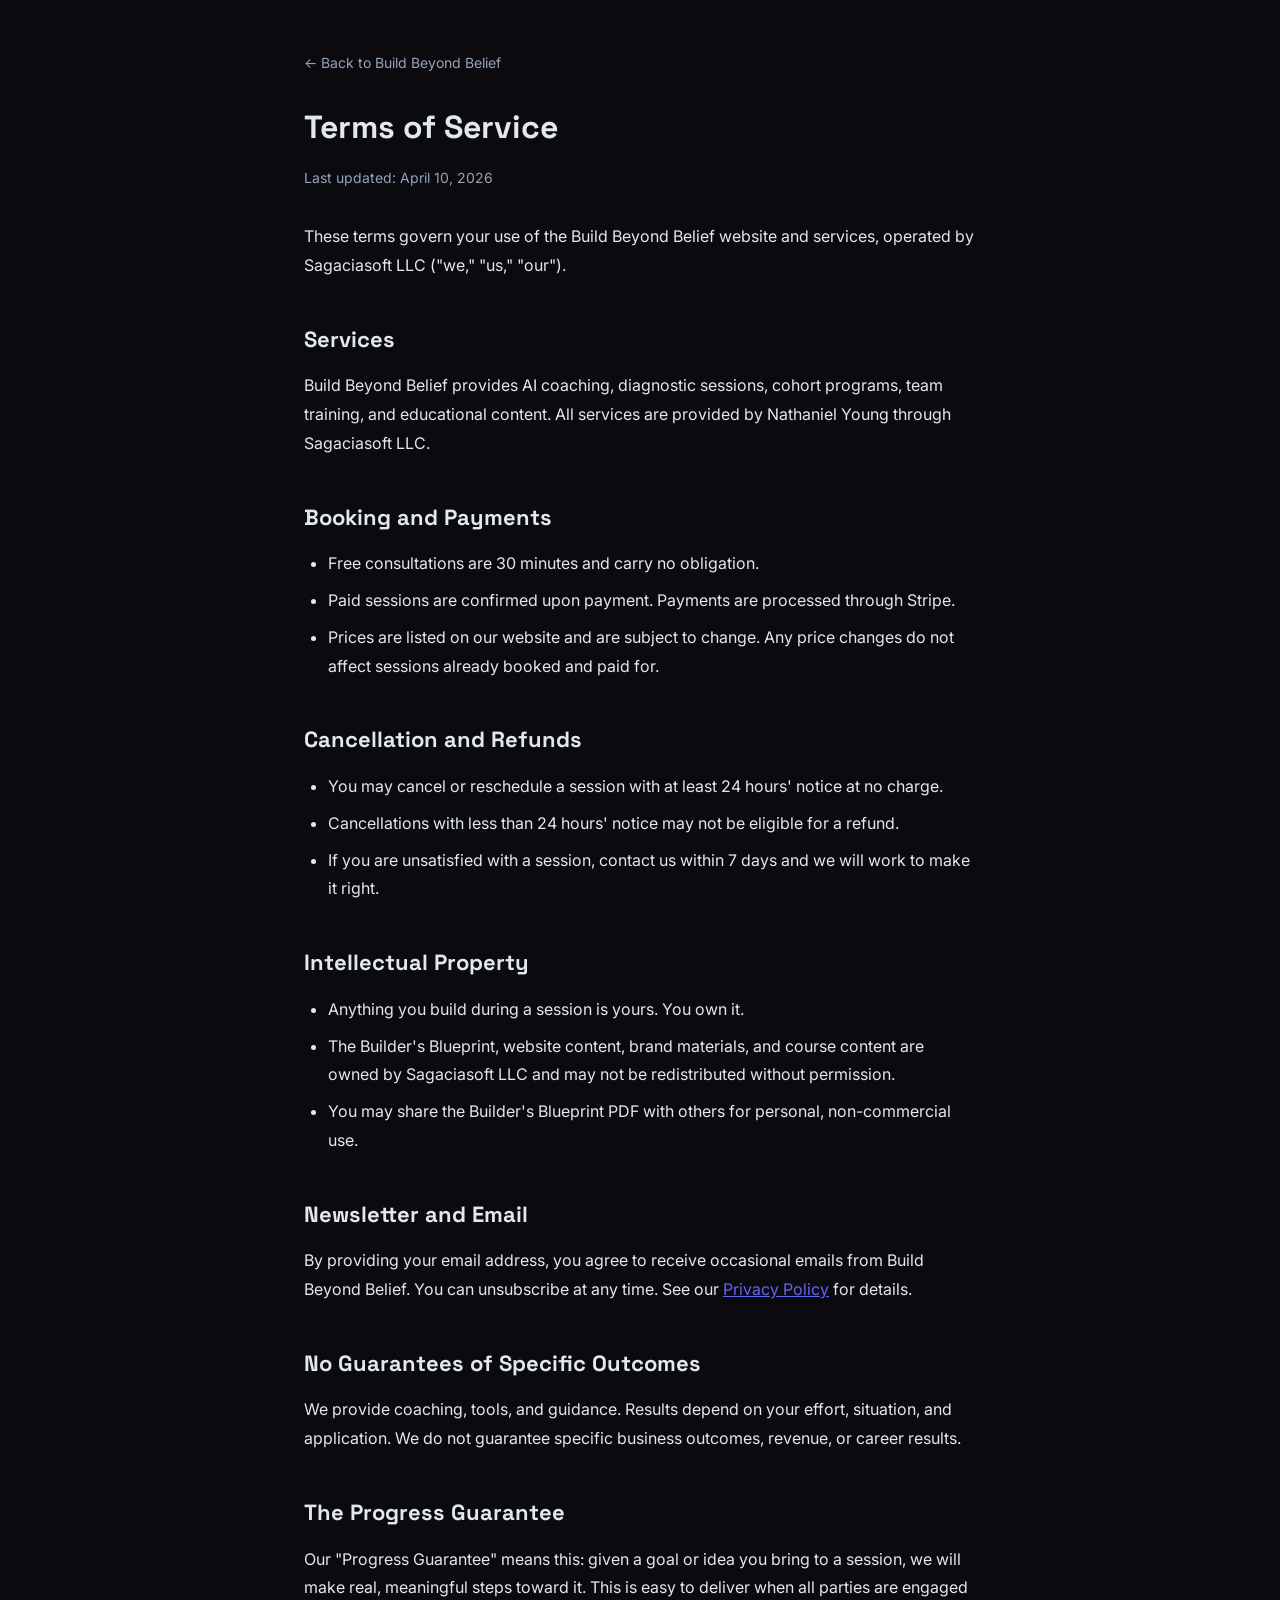
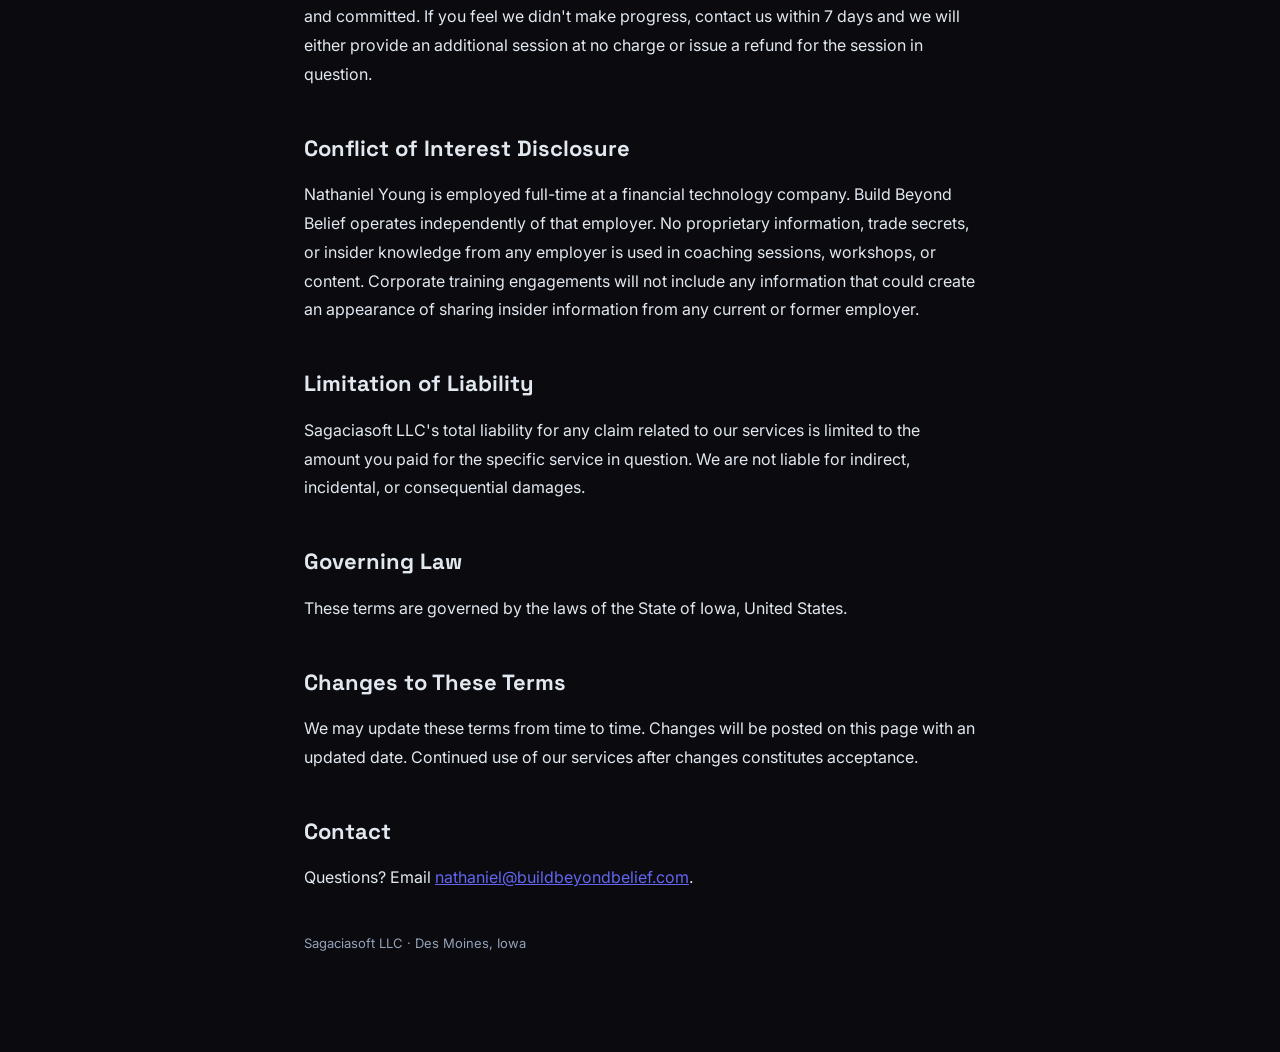
<file: terms/index.html>
<!DOCTYPE html>
<html lang="en">
<head>
  <meta charset="UTF-8">
  <meta name="viewport" content="width=device-width, initial-scale=1.0">
  <title>Terms of Service. Build Beyond Belief</title>
  <link rel="preconnect" href="https://fonts.googleapis.com">
  <link rel="preconnect" href="https://fonts.gstatic.com" crossorigin>
  <link href="https://fonts.googleapis.com/css2?family=Space+Grotesk:wght@400;500;600;700&family=Inter:wght@400;500;600&display=swap" rel="stylesheet">
  <link rel="icon" type="image/svg+xml" href="../favicon.svg">
  <link rel="icon" type="image/png" href="../nathaniel.png">
  <!-- Google tag (gtag.js) -->
  <script async src="https://www.googletagmanager.com/gtag/js?id=G-7LJX09X8LF"></script>
  <script>
    window.dataLayer = window.dataLayer || [];
    function gtag(){dataLayer.push(arguments);}
    gtag('js', new Date());
    gtag('config', 'G-7LJX09X8LF');
  </script>
  <style>
    :root {
      --bg: #0a0a0f; --card: #12121a; --text: #e2e8f0; --muted: #94a3b8;
      --border: #2d2d44; --indigo: #6366f1; --cyan: #06b6d4;
    }
    *, *::before, *::after { box-sizing: border-box; margin: 0; padding: 0; }
    body {
      font-family: 'Inter', system-ui, sans-serif;
      background: var(--bg); color: var(--text);
      line-height: 1.8; font-size: 16px;
      max-width: 720px; margin: 0 auto; padding: 48px 24px 80px;
    }
    h1, h2, h3 { font-family: 'Space Grotesk', sans-serif; }
    h1 { font-size: 32px; margin-bottom: 8px; }
    h2 { font-size: 22px; margin-top: 40px; margin-bottom: 12px; }
    p { margin-bottom: 16px; }
    .updated { font-size: 14px; color: var(--muted); margin-bottom: 32px; }
    a { color: var(--indigo); }
    .back { display: inline-block; margin-bottom: 24px; font-size: 14px; color: var(--muted); text-decoration: none; }
    .back:hover { color: var(--text); }
    ul { margin: 12px 0 16px 24px; }
    li { margin-bottom: 8px; }
  </style>
</head>
<body>
  <a href="../index.html" class="back">← Back to Build Beyond Belief</a>
  <h1>Terms of Service</h1>
  <p class="updated">Last updated: April 10, 2026</p>

  <p>These terms govern your use of the Build Beyond Belief website and services, operated by Sagaciasoft LLC ("we," "us," "our").</p>

  <h2>Services</h2>
  <p>Build Beyond Belief provides AI coaching, diagnostic sessions, cohort programs, team training, and educational content. All services are provided by Nathaniel Young through Sagaciasoft LLC.</p>

  <h2>Booking and Payments</h2>
  <ul>
    <li>Free consultations are 30 minutes and carry no obligation.</li>
    <li>Paid sessions are confirmed upon payment. Payments are processed through Stripe.</li>
    <li>Prices are listed on our website and are subject to change. Any price changes do not affect sessions already booked and paid for.</li>
  </ul>

  <h2>Cancellation and Refunds</h2>
  <ul>
    <li>You may cancel or reschedule a session with at least 24 hours' notice at no charge.</li>
    <li>Cancellations with less than 24 hours' notice may not be eligible for a refund.</li>
    <li>If you are unsatisfied with a session, contact us within 7 days and we will work to make it right.</li>
  </ul>

  <h2>Intellectual Property</h2>
  <ul>
    <li>Anything you build during a session is yours. You own it.</li>
    <li>The Builder's Blueprint, website content, brand materials, and course content are owned by Sagaciasoft LLC and may not be redistributed without permission.</li>
    <li>You may share the Builder's Blueprint PDF with others for personal, non-commercial use.</li>
  </ul>

  <h2>Newsletter and Email</h2>
  <p>By providing your email address, you agree to receive occasional emails from Build Beyond Belief. You can unsubscribe at any time. See our <a href="../privacy/">Privacy Policy</a> for details.</p>

  <h2>No Guarantees of Specific Outcomes</h2>
  <p>We provide coaching, tools, and guidance. Results depend on your effort, situation, and application. We do not guarantee specific business outcomes, revenue, or career results.</p>

  <h2>The Progress Guarantee</h2>
  <p>Our "Progress Guarantee" means this: given a goal or idea you bring to a session, we will make real, meaningful steps toward it. This is easy to deliver when all parties are engaged and committed. If you feel we didn't make progress, contact us within 7 days and we will either provide an additional session at no charge or issue a refund for the session in question.</p>

  <h2>Conflict of Interest Disclosure</h2>
  <p>Nathaniel Young is employed full-time at a financial technology company. Build Beyond Belief operates independently of that employer. No proprietary information, trade secrets, or insider knowledge from any employer is used in coaching sessions, workshops, or content. Corporate training engagements will not include any information that could create an appearance of sharing insider information from any current or former employer.</p>

  <h2>Limitation of Liability</h2>
  <p>Sagaciasoft LLC's total liability for any claim related to our services is limited to the amount you paid for the specific service in question. We are not liable for indirect, incidental, or consequential damages.</p>

  <h2>Governing Law</h2>
  <p>These terms are governed by the laws of the State of Iowa, United States.</p>

  <h2>Changes to These Terms</h2>
  <p>We may update these terms from time to time. Changes will be posted on this page with an updated date. Continued use of our services after changes constitutes acceptance.</p>

  <h2>Contact</h2>
  <p>Questions? Email <a href="mailto:nathaniel@buildbeyondbelief.com">nathaniel@buildbeyondbelief.com</a>.</p>
  <p style="margin-top:40px; font-size:13px; color:var(--muted);">Sagaciasoft LLC · Des Moines, Iowa</p>
</body>
</html>
</file>
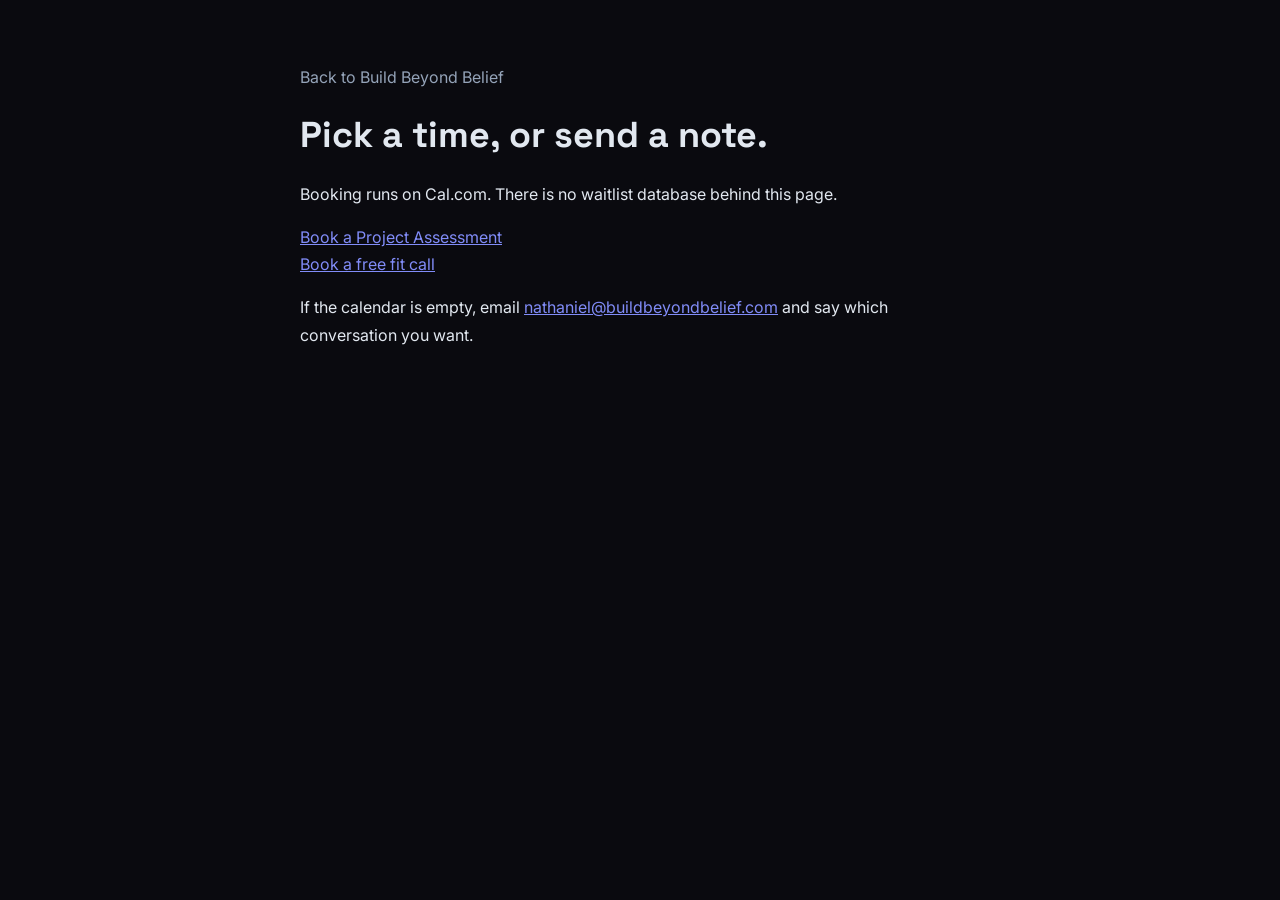
<file: waitlist/index.html>
<!DOCTYPE html>
<html lang="en">
<head>
  <meta charset="UTF-8">
  <meta name="viewport" content="width=device-width, initial-scale=1.0">
  <title>Booking. Build Beyond Belief</title>
  <link rel="icon" type="image/svg+xml" href="../favicon.svg">
  <link rel="preconnect" href="https://fonts.googleapis.com">
  <link href="https://fonts.googleapis.com/css2?family=Space+Grotesk:wght@500;700&family=Inter:wght@400;500&display=swap" rel="stylesheet">
  <style>
    body { margin: 0 auto; max-width: 680px; padding: 48px 24px 80px; background: #0a0a0f; color: #e2e8f0; font: 16px/1.7 Inter, system-ui, sans-serif; }
    h1 { font-family: "Space Grotesk", sans-serif; font-size: 36px; line-height: 1.15; }
    a { color: #818cf8; }
    .back { color: #94a3b8; text-decoration: none; }
  </style>
</head>
<body>
  <p><a class="back" href="../index.html">Back to Build Beyond Belief</a></p>
  <h1>Pick a time, or send a note.</h1>
  <p>Booking runs on Cal.com. There is no waitlist database behind this page.</p>
  <p><a href="../book/">Book a Project Assessment</a><br><a href="../fit-call/">Book a free fit call</a></p>
  <p>If the calendar is empty, email <a href="mailto:nathaniel@buildbeyondbelief.com">nathaniel@buildbeyondbelief.com</a> and say which conversation you want.</p>
</body>
</html>
</file>
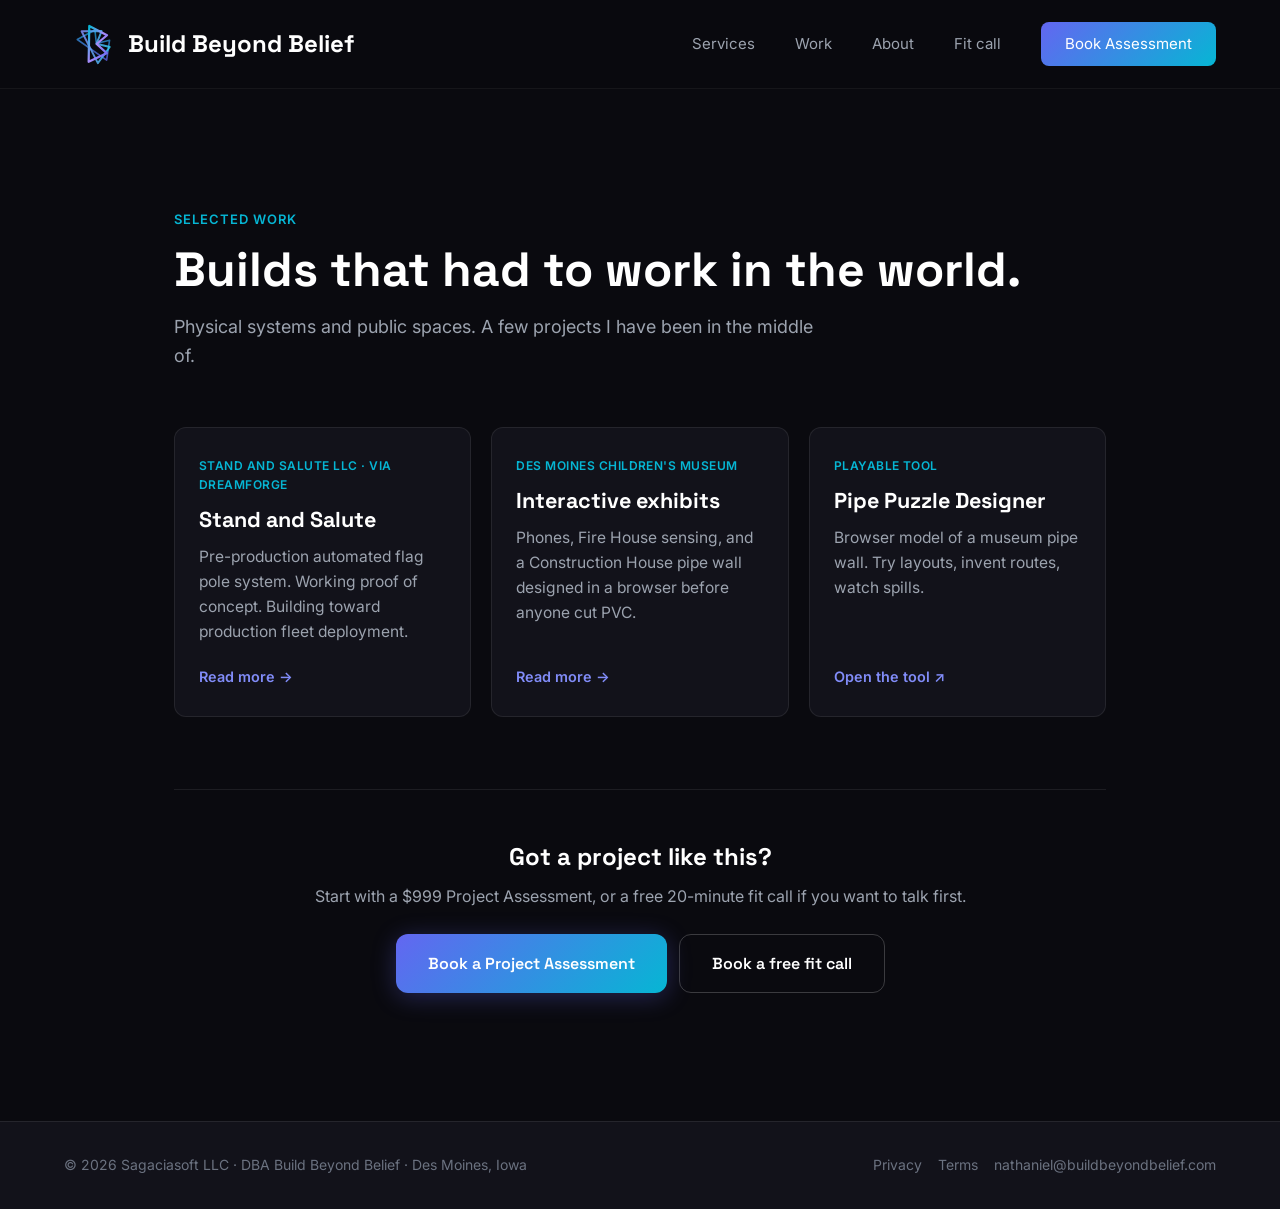
<file: work/index.html>
<!DOCTYPE html>
<html lang="en">
<head>
  <meta charset="UTF-8">
  <meta name="viewport" content="width=device-width, initial-scale=1.0">
  <title>Work. Build Beyond Belief</title>
  <meta name="description" content="Selected builds: Stand and Salute pre-production flag pole engineering, and interactive exhibits for the Des Moines Children's Museum.">
  <meta property="og:title" content="Work. Build Beyond Belief">
  <meta property="og:description" content="Physical systems that had to work without an engineer on site. Flag poles. Museum floors. Playable design tools.">
  <meta property="og:type" content="website">
  <meta property="og:url" content="https://buildbeyondbelief.com/work">
  <meta property="og:image" content="https://buildbeyondbelief.com/nathaniel.png">
  <link rel="canonical" href="https://buildbeyondbelief.com/work">
  <link rel="preconnect" href="https://fonts.googleapis.com">
  <link rel="preconnect" href="https://fonts.gstatic.com" crossorigin>
  <link href="https://fonts.googleapis.com/css2?family=Space+Grotesk:wght@400;500;600;700&family=Inter:wght@400;500;600&display=swap" rel="stylesheet">
  <link rel="icon" type="image/svg+xml" href="../favicon.svg">
  <link rel="icon" type="image/png" href="../nathaniel.png">
  <link rel="stylesheet" href="../styles.css">
  <link rel="stylesheet" href="../work.css">
  <script async src="https://www.googletagmanager.com/gtag/js?id=G-7LJX09X8LF"></script>
  <script>
    window.dataLayer = window.dataLayer || [];
    function gtag(){dataLayer.push(arguments);}
    gtag('js', new Date());
    gtag('config', 'G-7LJX09X8LF');
  </script>
</head>
<body class="work-page">
  <nav class="nav">
    <div class="nav-container">
      <a href="../index.html" class="logo">
        <svg class="logo-mark" viewBox="40 40 200 200" aria-hidden="true">
          <defs>
            <linearGradient id="nav-g1" x1="0%" y1="100%" x2="100%" y2="0%"><stop offset="0%" stop-color="#6366f1"/><stop offset="100%" stop-color="#06b6d4"/></linearGradient>
            <linearGradient id="nav-g2" x1="0%" y1="0%" x2="100%" y2="100%"><stop offset="0%" stop-color="#818cf8"/><stop offset="100%" stop-color="#22d3ee"/></linearGradient>
            <linearGradient id="nav-g3" x1="100%" y1="100%" x2="0%" y2="0%"><stop offset="0%" stop-color="#6366f1"/><stop offset="50%" stop-color="#a78bfa"/><stop offset="100%" stop-color="#06b6d4"/></linearGradient>
          </defs>
          <g transform="translate(150,140) rotate(-55,-10,0) scale(2)" opacity="0.75"><path d="M-16,-28 L-16,28 L12,14 L-4,0 L12,-14 Z" stroke="url(#nav-g1)" stroke-width="2.5" fill="none" stroke-linejoin="round" stroke-linecap="round"/></g>
          <g transform="translate(150,140) rotate(-27,-10,0) scale(2)" opacity="0.85"><path d="M-16,-28 L-16,28 L12,14 L-4,0 L12,-14 Z" stroke="url(#nav-g2)" stroke-width="3" fill="none" stroke-linejoin="round" stroke-linecap="round"/></g>
          <g transform="translate(150,140) rotate(1,-10,0) scale(2)" opacity="1"><path d="M-16,-28 L-16,28 L12,14 L-4,0 L12,-14 Z" stroke="url(#nav-g3)" stroke-width="3.5" fill="none" stroke-linejoin="round" stroke-linecap="round"/></g>
        </svg>
        <span class="logo-text">Build Beyond Belief</span>
      </a>
      <div class="nav-links">
        <a href="../index.html#offers">Services</a>
        <a href="../work/" aria-current="page">Work</a>
        <a href="../index.html#about">About</a>
        <a href="../fit-call/">Fit call</a>
        <a href="../book/" class="nav-cta">Book Assessment</a>
      </div>
    </div>
  </nav>

  <main class="work-main">
    <header class="work-hero">
      <p class="work-eyebrow">Selected work</p>
      <h1>Builds that had to work in the world.</h1>
      <p class="work-lede">
        Physical systems and public spaces. A few projects I have been in the middle of.
      </p>
    </header>

    <div class="work-grid">
      <a class="work-card" href="../work/flag-pole/">
        <span class="work-card-tag">Stand and Salute LLC · via Dreamforge</span>
        <h2>Stand and Salute</h2>
        <p>Pre-production automated flag pole system. Working proof of concept. Building toward production fleet deployment.</p>
        <span class="work-card-cta">Read more →</span>
      </a>

      <a class="work-card" href="../work/museum/">
        <span class="work-card-tag">Des Moines Children's Museum</span>
        <h2>Interactive exhibits</h2>
        <p>Phones, Fire House sensing, and a Construction House pipe wall designed in a browser before anyone cut PVC.</p>
        <span class="work-card-cta">Read more →</span>
      </a>

      <a class="work-card work-card-external" href="https://yoans.github.io/pipe-puzzle-designer/" target="_blank" rel="noopener">
        <span class="work-card-tag">Playable tool</span>
        <h2>Pipe Puzzle Designer</h2>
        <p>Browser model of a museum pipe wall. Try layouts, invent routes, watch spills.</p>
        <span class="work-card-cta">Open the tool ↗</span>
      </a>
    </div>

    <section class="work-cta-block">
      <h2>Got a project like this?</h2>
      <p>Start with a $999 Project Assessment, or a free 20-minute fit call if you want to talk first.</p>
      <div class="work-cta-actions">
        <a href="../book/" class="btn btn-primary">Book a Project Assessment</a>
        <a href="../fit-call/" class="btn btn-secondary">Book a free fit call</a>
      </div>
    </section>
  </main>

  <footer class="footer">
    <div class="container footer-inner">
      <p>© 2026 Sagaciasoft LLC · DBA Build Beyond Belief · Des Moines, Iowa</p>
      <div class="footer-links">
        <a href="../privacy/">Privacy</a>
        <a href="../terms/">Terms</a>
        <a href="mailto:nathaniel@buildbeyondbelief.com">nathaniel@buildbeyondbelief.com</a>
      </div>
    </div>
  </footer>
</body>
</html>
</file>
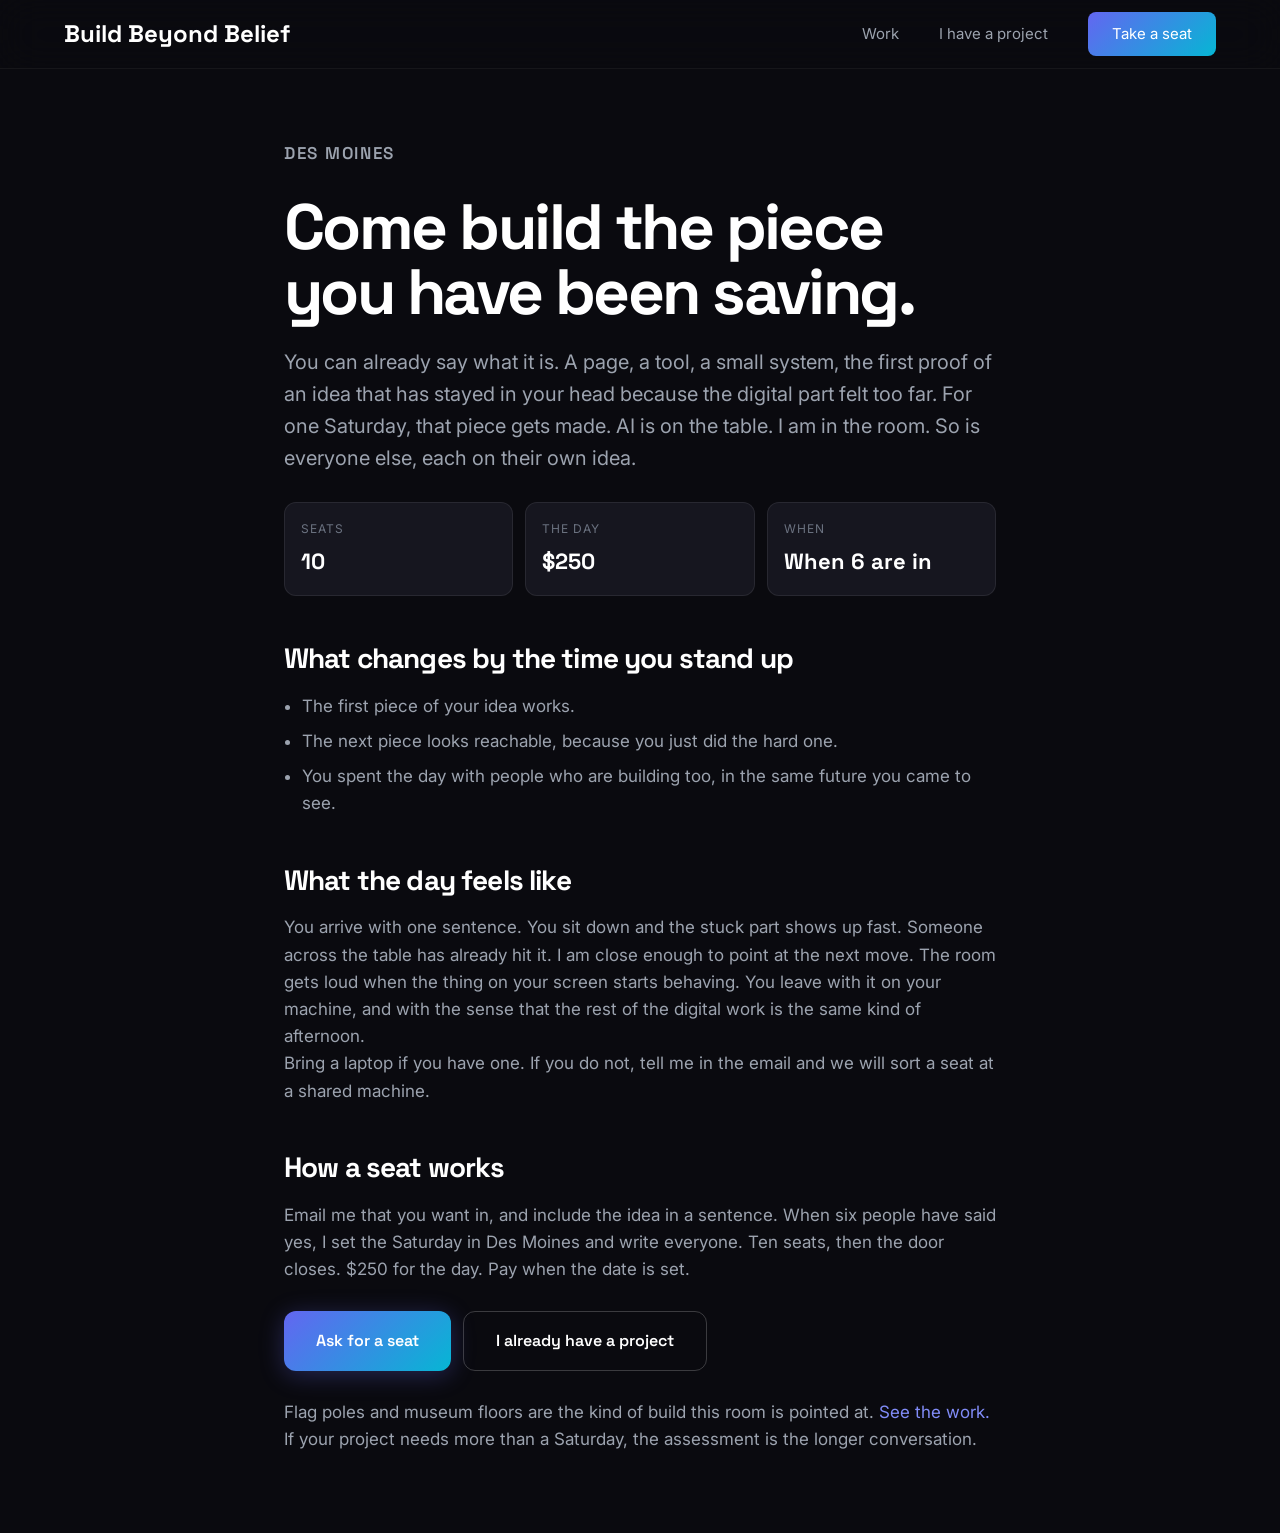
<file: workshop/index.html>
<!DOCTYPE html>
<html lang="en">
<head>
  <meta charset="UTF-8">
  <meta name="viewport" content="width=device-width, initial-scale=1.0">
  <title>The Room. Build Beyond Belief</title>
  <meta name="description" content="One Saturday in Des Moines. You bring an idea in a sentence. You leave with the first digital piece working. 10 seats. $250.">
  <meta property="og:title" content="The Room. Nothing digital is out of reach.">
  <meta property="og:description" content="See it. Try it on your own idea. Leave with something working. Des Moines.">
  <meta property="og:type" content="website">
  <meta property="og:url" content="https://buildbeyondbelief.com/workshop/">
  <meta property="og:image" content="https://buildbeyondbelief.com/nathaniel.png">
  <link rel="canonical" href="https://buildbeyondbelief.com/workshop/">
  <link rel="preconnect" href="https://fonts.googleapis.com">
  <link rel="preconnect" href="https://fonts.gstatic.com" crossorigin>
  <link href="https://fonts.googleapis.com/css2?family=Space+Grotesk:wght@400;500;600;700&family=Inter:wght@400;500;600&display=swap" rel="stylesheet">
  <link rel="icon" type="image/svg+xml" href="../favicon.svg">
  <link rel="stylesheet" href="../styles.css">
  <style>
    .room {
      max-width: 760px;
      margin: 0 auto;
      padding: 140px 24px 80px;
    }
    .room h1 {
      font-family: var(--font-display);
      font-size: clamp(40px, 6vw, 64px);
      letter-spacing: -0.04em;
      line-height: 1.02;
      margin: 12px 0 20px;
    }
    .room .lede {
      font-size: 20px;
      color: var(--color-text-muted);
      margin-bottom: 28px;
    }
    .room h2 {
      font-family: var(--font-display);
      font-size: 28px;
      letter-spacing: -0.03em;
      margin: 40px 0 12px;
    }
    .room p, .room li {
      color: var(--color-text-muted);
      font-size: 17px;
    }
    .room ul {
      margin: 8px 0 0 18px;
    }
    .room li { margin: 8px 0; }
    .room-facts {
      display: grid;
      grid-template-columns: repeat(3, 1fr);
      gap: 12px;
      margin: 28px 0;
    }
    .room-facts div {
      background: var(--color-bg-card);
      border: 1px solid var(--color-border);
      border-radius: var(--radius-md);
      padding: 16px;
    }
    .room-facts span {
      display: block;
      color: var(--color-text-subtle);
      font-size: 12px;
      letter-spacing: 0.08em;
      text-transform: uppercase;
      margin-bottom: 6px;
    }
    .room-facts strong {
      font-family: var(--font-display);
      font-size: 22px;
    }
    .room-actions { display: flex; flex-wrap: wrap; gap: 12px; margin-top: 28px; }
    .room a.quiet { color: var(--color-primary-light); }
    @media (max-width: 640px) {
      .room-facts { grid-template-columns: 1fr; }
    }
  </style>
</head>
<body>
  <nav class="nav">
    <div class="nav-container">
      <a href="../" class="logo">
        <span class="logo-text">Build Beyond Belief</span>
      </a>
      <div class="nav-links">
        <a href="../work/">Work</a>
        <a href="../book/">I have a project</a>
        <a href="mailto:nathaniel@buildbeyondbelief.com?subject=Workshop%20seat" class="nav-cta">Take a seat</a>
      </div>
    </div>
  </nav>

  <main class="room">
    <p class="section-label">Des Moines</p>
    <h1>Come build the piece you have been saving.</h1>
    <p class="lede">
      You can already say what it is. A page, a tool, a small system, the first proof of an idea that has stayed in your head because the digital part felt too far. For one Saturday, that piece gets made. AI is on the table. I am in the room. So is everyone else, each on their own idea.
    </p>

    <div class="room-facts">
      <div><span>Seats</span><strong>10</strong></div>
      <div><span>The day</span><strong>$250</strong></div>
      <div><span>When</span><strong>When 6 are in</strong></div>
    </div>

    <h2>What changes by the time you stand up</h2>
    <ul>
      <li>The first piece of your idea works.</li>
      <li>The next piece looks reachable, because you just did the hard one.</li>
      <li>You spent the day with people who are building too, in the same future you came to see.</li>
    </ul>

    <h2>What the day feels like</h2>
    <p>
      You arrive with one sentence. You sit down and the stuck part shows up fast. Someone across the table has already hit it. I am close enough to point at the next move. The room gets loud when the thing on your screen starts behaving. You leave with it on your machine, and with the sense that the rest of the digital work is the same kind of afternoon.
    </p>
    <p>
      Bring a laptop if you have one. If you do not, tell me in the email and we will sort a seat at a shared machine.
    </p>

    <h2>How a seat works</h2>
    <p>
      Email me that you want in, and include the idea in a sentence. When six people have said yes, I set the Saturday in Des Moines and write everyone. Ten seats, then the door closes. $250 for the day. Pay when the date is set.
    </p>
    <div class="room-actions">
      <a class="btn btn-primary" href="mailto:nathaniel@buildbeyondbelief.com?subject=Workshop%20seat&amp;body=The%20idea%20in%20one%20sentence:%0A%0A">
        <span>Ask for a seat</span>
      </a>
      <a class="btn btn-secondary" href="../book/">I already have a project</a>
    </div>
    <p style="margin-top: 28px;">
      Flag poles and museum floors are the kind of build this room is pointed at.
      <a class="quiet" href="../work/">See the work.</a>
      If your project needs more than a Saturday, the assessment is the longer conversation.
    </p>
  </main>
</body>
</html>
</file>
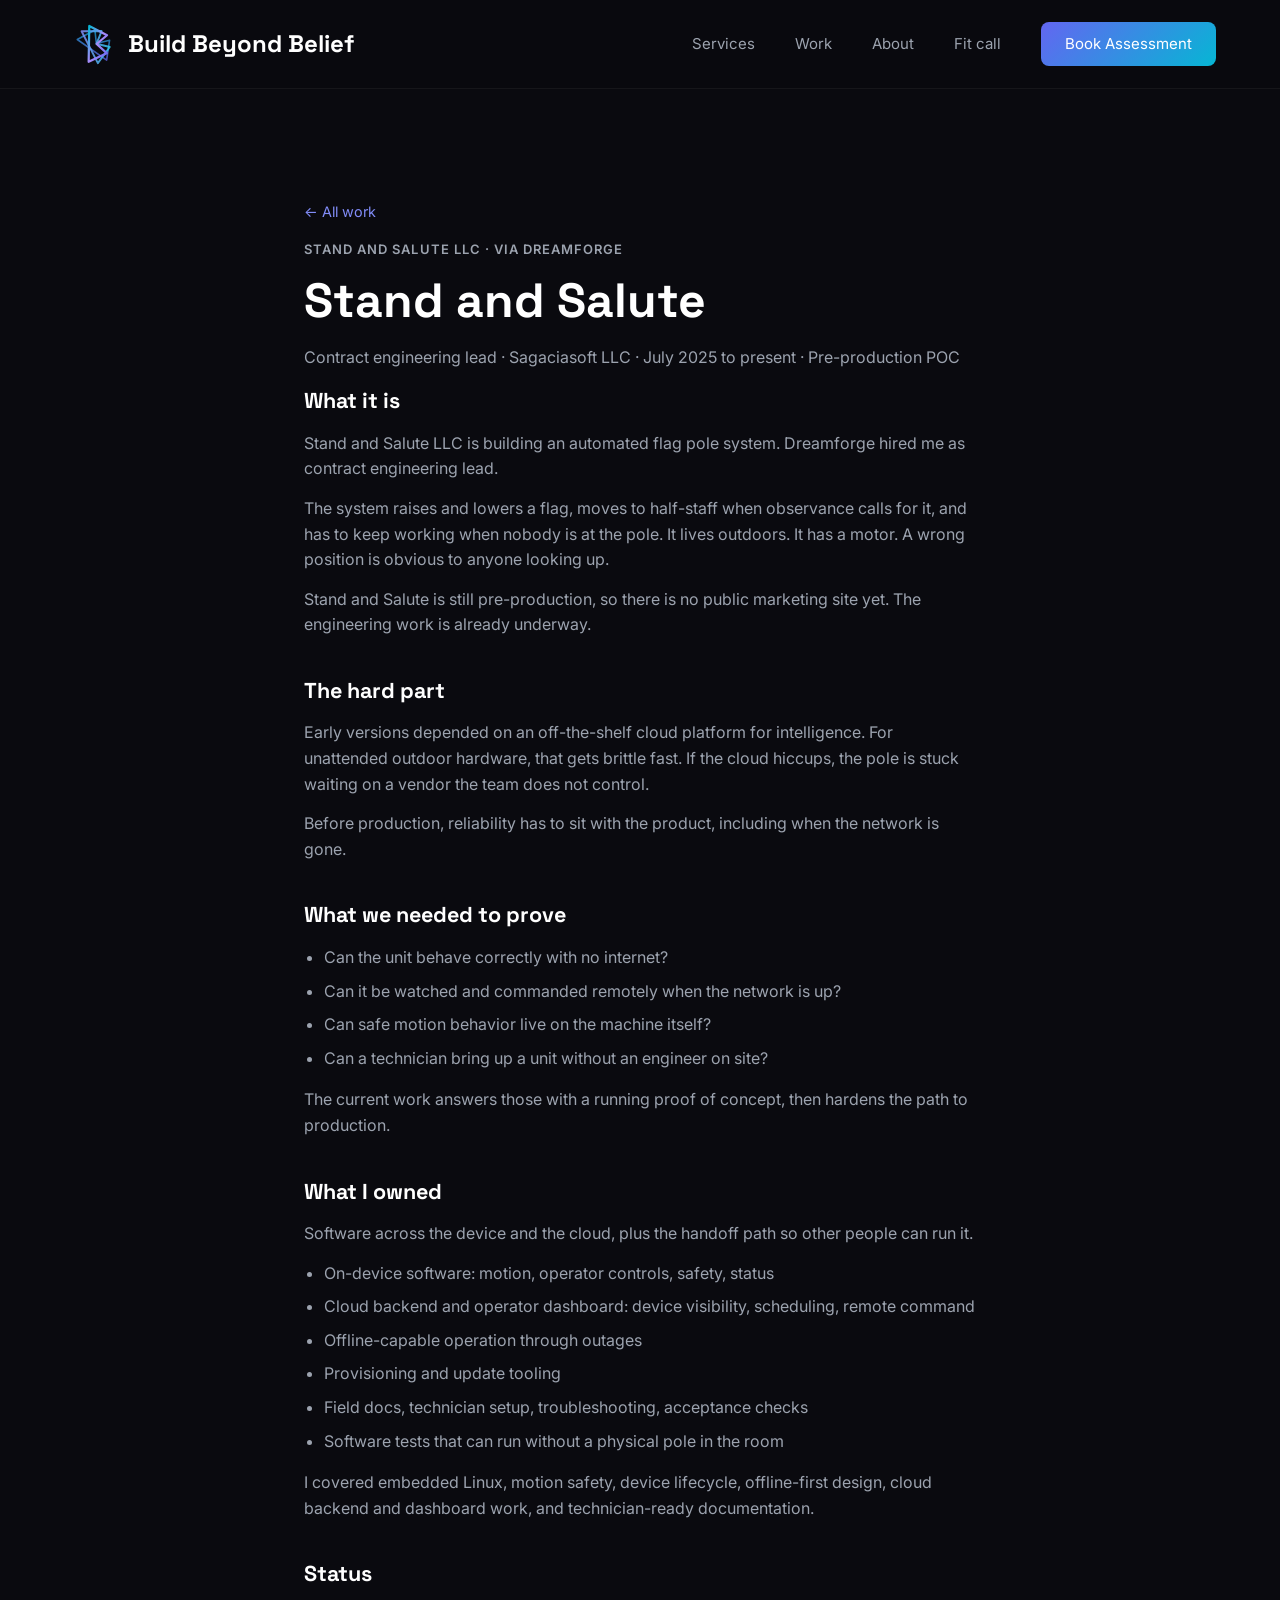
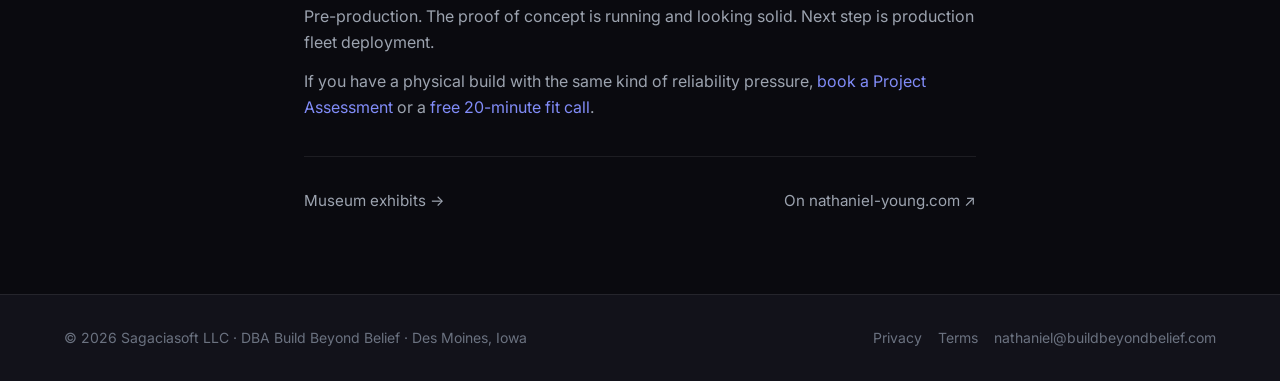
<file: work/flag-pole/index.html>
<!DOCTYPE html>
<html lang="en">
<head>
  <meta charset="UTF-8">
  <meta name="viewport" content="width=device-width, initial-scale=1.0">
  <title>Stand and Salute. Build Beyond Belief</title>
  <meta name="description" content="Pre-production automated flag pole engineering for Stand and Salute LLC, engaged through Dreamforge. Working proof of concept.">
  <meta property="og:title" content="Stand and Salute. Build Beyond Belief">
  <meta property="og:description" content="Pre-production automated flag pole engineering. Working proof of concept. Building toward production fleet deployment.">
  <meta property="og:type" content="article">
  <meta property="og:url" content="https://buildbeyondbelief.com/work/flag-pole">
  <meta property="og:image" content="https://buildbeyondbelief.com/nathaniel.png">
  <link rel="canonical" href="https://buildbeyondbelief.com/work/flag-pole">
  <link rel="preconnect" href="https://fonts.googleapis.com">
  <link rel="preconnect" href="https://fonts.gstatic.com" crossorigin>
  <link href="https://fonts.googleapis.com/css2?family=Space+Grotesk:wght@400;500;600;700&family=Inter:wght@400;500;600&display=swap" rel="stylesheet">
  <link rel="icon" type="image/svg+xml" href="../../favicon.svg">
  <link rel="icon" type="image/png" href="../../nathaniel.png">
  <link rel="stylesheet" href="../../styles.css">
  <link rel="stylesheet" href="../../work.css">
  <script async src="https://www.googletagmanager.com/gtag/js?id=G-7LJX09X8LF"></script>
  <script>
    window.dataLayer = window.dataLayer || [];
    function gtag(){dataLayer.push(arguments);}
    gtag('js', new Date());
    gtag('config', 'G-7LJX09X8LF');
  </script>
</head>
<body class="work-page">
  <nav class="nav">
    <div class="nav-container">
      <a href="../../index.html" class="logo">
        <svg class="logo-mark" viewBox="40 40 200 200" aria-hidden="true">
          <defs>
            <linearGradient id="nav-g1" x1="0%" y1="100%" x2="100%" y2="0%"><stop offset="0%" stop-color="#6366f1"/><stop offset="100%" stop-color="#06b6d4"/></linearGradient>
            <linearGradient id="nav-g2" x1="0%" y1="0%" x2="100%" y2="100%"><stop offset="0%" stop-color="#818cf8"/><stop offset="100%" stop-color="#22d3ee"/></linearGradient>
            <linearGradient id="nav-g3" x1="100%" y1="100%" x2="0%" y2="0%"><stop offset="0%" stop-color="#6366f1"/><stop offset="50%" stop-color="#a78bfa"/><stop offset="100%" stop-color="#06b6d4"/></linearGradient>
          </defs>
          <g transform="translate(150,140) rotate(-55,-10,0) scale(2)" opacity="0.75"><path d="M-16,-28 L-16,28 L12,14 L-4,0 L12,-14 Z" stroke="url(#nav-g1)" stroke-width="2.5" fill="none" stroke-linejoin="round" stroke-linecap="round"/></g>
          <g transform="translate(150,140) rotate(-27,-10,0) scale(2)" opacity="0.85"><path d="M-16,-28 L-16,28 L12,14 L-4,0 L12,-14 Z" stroke="url(#nav-g2)" stroke-width="3" fill="none" stroke-linejoin="round" stroke-linecap="round"/></g>
          <g transform="translate(150,140) rotate(1,-10,0) scale(2)" opacity="1"><path d="M-16,-28 L-16,28 L12,14 L-4,0 L12,-14 Z" stroke="url(#nav-g3)" stroke-width="3.5" fill="none" stroke-linejoin="round" stroke-linecap="round"/></g>
        </svg>
        <span class="logo-text">Build Beyond Belief</span>
      </a>
      <div class="nav-links">
        <a href="../../index.html#offers">Services</a>
        <a href="../../work/">Work</a>
        <a href="../../index.html#about">About</a>
        <a href="../../fit-call/">Fit call</a>
        <a href="../../book/" class="nav-cta">Book Assessment</a>
      </div>
    </div>
  </nav>

  <article class="case">
    <p class="case-back"><a href="../../work/">← All work</a></p>
    <header class="case-header">
      <p class="work-eyebrow">Stand and Salute LLC · via Dreamforge</p>
      <h1>Stand and Salute</h1>
      <p class="case-meta">Contract engineering lead · Sagaciasoft LLC · July 2025 to present · Pre-production POC</p>
    </header>

    <section>
      <h2>What it is</h2>
      <p>Stand and Salute LLC is building an automated flag pole system. Dreamforge hired me as contract engineering lead.</p>
      <p>The system raises and lowers a flag, moves to half-staff when observance calls for it, and has to keep working when nobody is at the pole. It lives outdoors. It has a motor. A wrong position is obvious to anyone looking up.</p>
      <p>Stand and Salute is still pre-production, so there is no public marketing site yet. The engineering work is already underway.</p>
    </section>

    <section>
      <h2>The hard part</h2>
      <p>Early versions depended on an off-the-shelf cloud platform for intelligence. For unattended outdoor hardware, that gets brittle fast. If the cloud hiccups, the pole is stuck waiting on a vendor the team does not control.</p>
      <p>Before production, reliability has to sit with the product, including when the network is gone.</p>
    </section>

    <section>
      <h2>What we needed to prove</h2>
      <ul>
        <li>Can the unit behave correctly with no internet?</li>
        <li>Can it be watched and commanded remotely when the network is up?</li>
        <li>Can safe motion behavior live on the machine itself?</li>
        <li>Can a technician bring up a unit without an engineer on site?</li>
      </ul>
      <p>The current work answers those with a running proof of concept, then hardens the path to production.</p>
    </section>

    <section>
      <h2>What I owned</h2>
      <p>Software across the device and the cloud, plus the handoff path so other people can run it.</p>
      <ul>
        <li>On-device software: motion, operator controls, safety, status</li>
        <li>Cloud backend and operator dashboard: device visibility, scheduling, remote command</li>
        <li>Offline-capable operation through outages</li>
        <li>Provisioning and update tooling</li>
        <li>Field docs, technician setup, troubleshooting, acceptance checks</li>
        <li>Software tests that can run without a physical pole in the room</li>
      </ul>
      <p>I covered embedded Linux, motion safety, device lifecycle, offline-first design, cloud backend and dashboard work, and technician-ready documentation.</p>
    </section>

    <section>
      <h2>Status</h2>
      <p>Pre-production. The proof of concept is running and looking solid. Next step is production fleet deployment.</p>
      <p>If you have a physical build with the same kind of reliability pressure, <a href="../../book/">book a Project Assessment</a> or a <a href="../../fit-call/">free 20-minute fit call</a>.</p>
    </section>

    <nav class="case-nav">
      <a href="../../work/museum/">Museum exhibits →</a>
      <a href="https://nathaniel-young.com/work-flag-pole.html">On nathaniel-young.com ↗</a>
    </nav>
  </article>

  <footer class="footer">
    <div class="container footer-inner">
      <p>© 2026 Sagaciasoft LLC · DBA Build Beyond Belief · Des Moines, Iowa</p>
      <div class="footer-links">
        <a href="../../privacy/">Privacy</a>
        <a href="../../terms/">Terms</a>
        <a href="mailto:nathaniel@buildbeyondbelief.com">nathaniel@buildbeyondbelief.com</a>
      </div>
    </div>
  </footer>
</body>
</html>
</file>
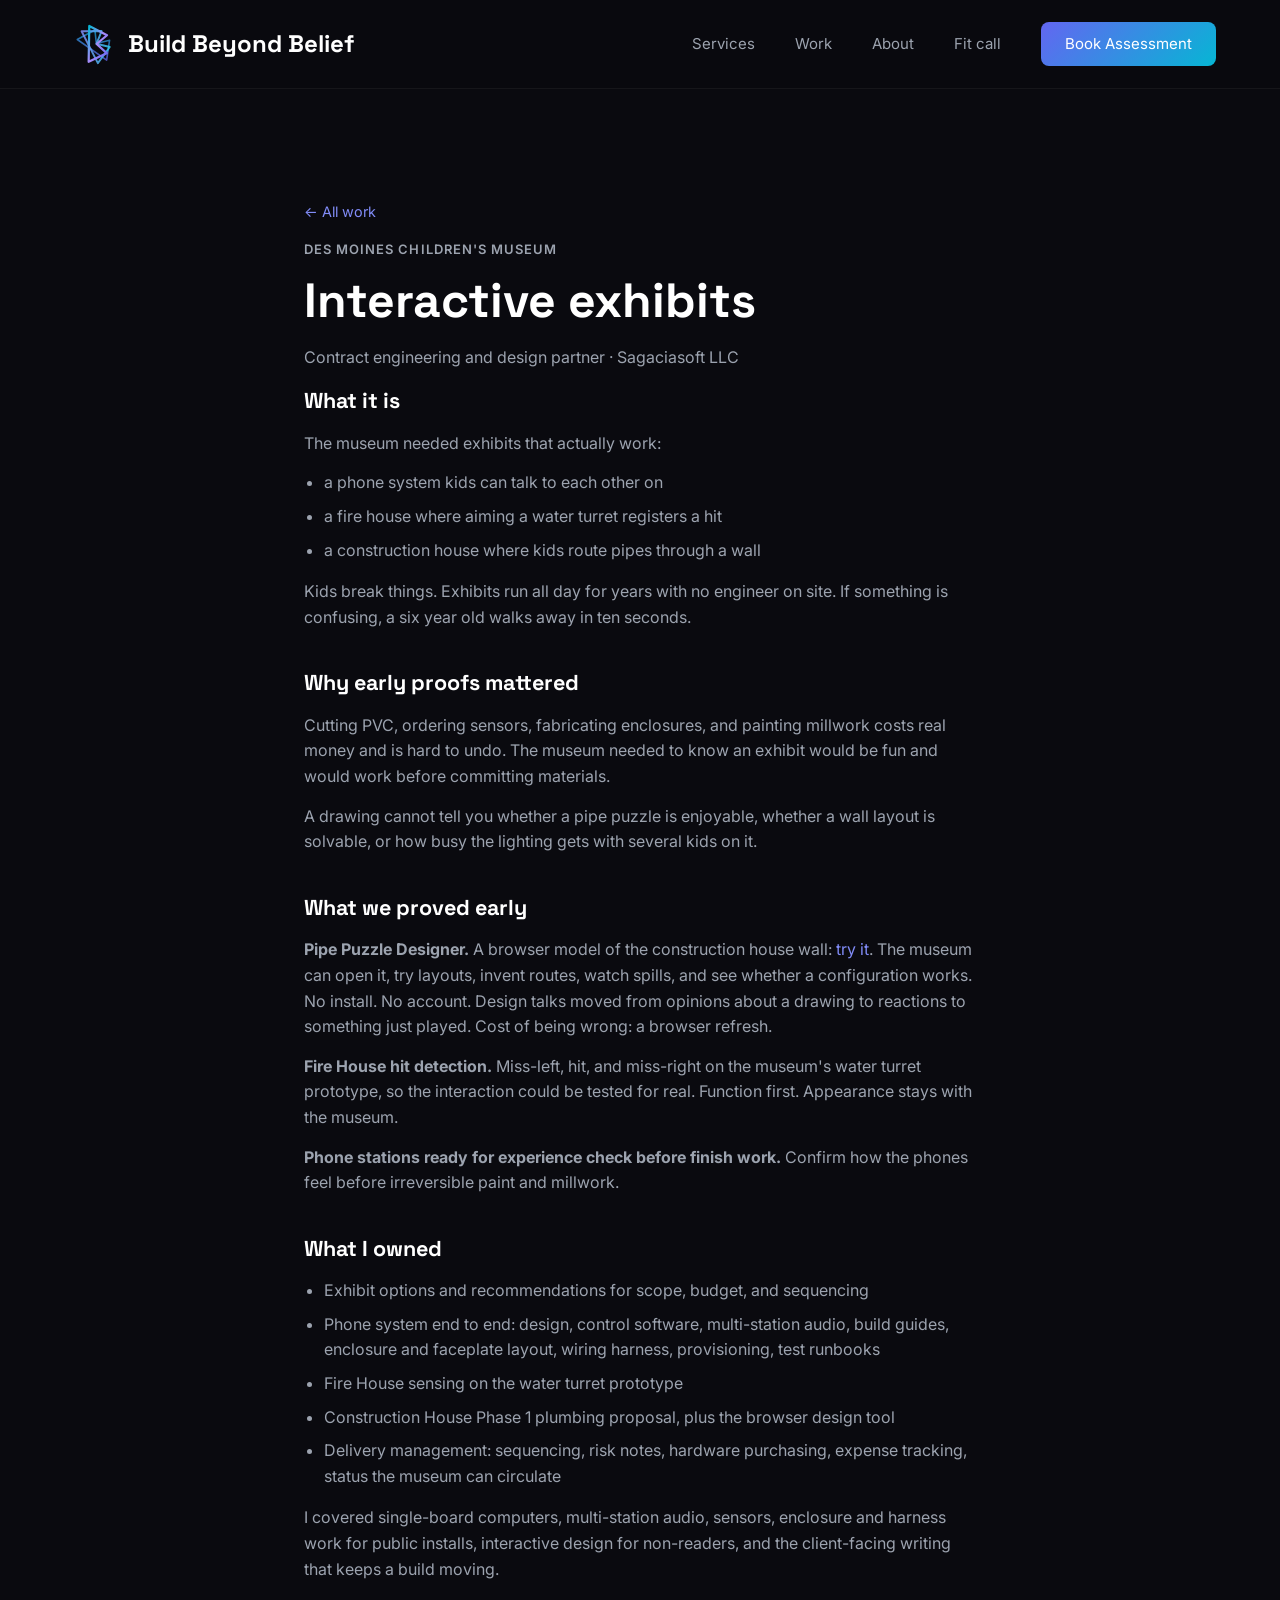
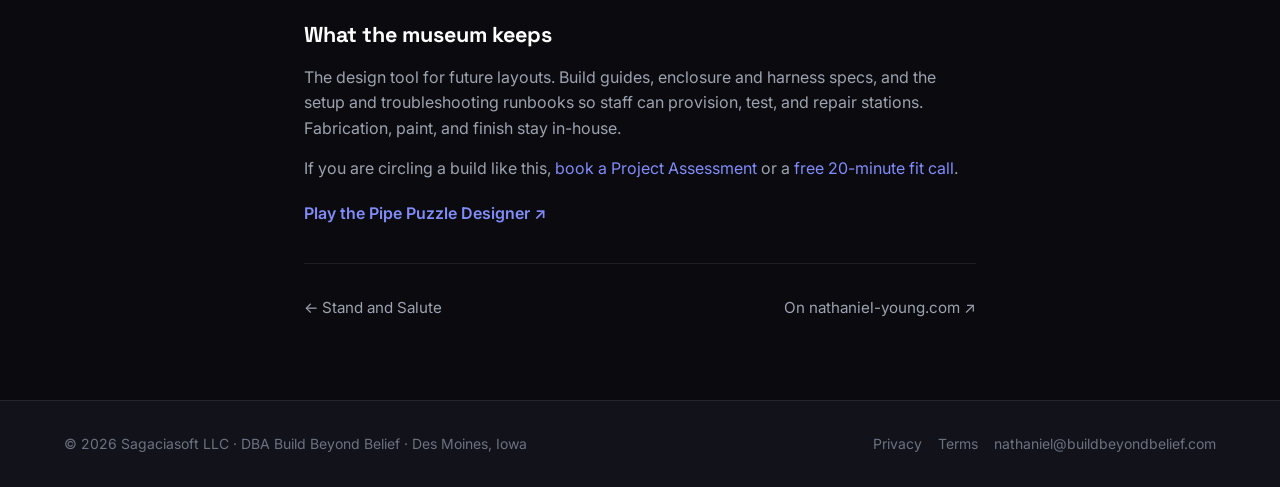
<file: work/museum/index.html>
<!DOCTYPE html>
<html lang="en">
<head>
  <meta charset="UTF-8">
  <meta name="viewport" content="width=device-width, initial-scale=1.0">
  <title>DSM Children's Museum Exhibits. Build Beyond Belief</title>
  <meta name="description" content="Interactive phone, Fire House, and Construction House exhibits for the Des Moines Children's Museum, including a playable pipe puzzle design tool.">
  <meta property="og:title" content="DSM Children's Museum Exhibits. Build Beyond Belief">
  <meta property="og:description" content="Phone stations, Fire House sensing, and a Construction House pipe wall designed in a browser before fabrication.">
  <meta property="og:type" content="article">
  <meta property="og:url" content="https://buildbeyondbelief.com/work/museum">
  <meta property="og:image" content="https://buildbeyondbelief.com/nathaniel.png">
  <link rel="canonical" href="https://buildbeyondbelief.com/work/museum">
  <link rel="preconnect" href="https://fonts.googleapis.com">
  <link rel="preconnect" href="https://fonts.gstatic.com" crossorigin>
  <link href="https://fonts.googleapis.com/css2?family=Space+Grotesk:wght@400;500;600;700&family=Inter:wght@400;500;600&display=swap" rel="stylesheet">
  <link rel="icon" type="image/svg+xml" href="../../favicon.svg">
  <link rel="icon" type="image/png" href="../../nathaniel.png">
  <link rel="stylesheet" href="../../styles.css">
  <link rel="stylesheet" href="../../work.css">
  <script async src="https://www.googletagmanager.com/gtag/js?id=G-7LJX09X8LF"></script>
  <script>
    window.dataLayer = window.dataLayer || [];
    function gtag(){dataLayer.push(arguments);}
    gtag('js', new Date());
    gtag('config', 'G-7LJX09X8LF');
  </script>
</head>
<body class="work-page">
  <nav class="nav">
    <div class="nav-container">
      <a href="../../index.html" class="logo">
        <svg class="logo-mark" viewBox="40 40 200 200" aria-hidden="true">
          <defs>
            <linearGradient id="nav-g1" x1="0%" y1="100%" x2="100%" y2="0%"><stop offset="0%" stop-color="#6366f1"/><stop offset="100%" stop-color="#06b6d4"/></linearGradient>
            <linearGradient id="nav-g2" x1="0%" y1="0%" x2="100%" y2="100%"><stop offset="0%" stop-color="#818cf8"/><stop offset="100%" stop-color="#22d3ee"/></linearGradient>
            <linearGradient id="nav-g3" x1="100%" y1="100%" x2="0%" y2="0%"><stop offset="0%" stop-color="#6366f1"/><stop offset="50%" stop-color="#a78bfa"/><stop offset="100%" stop-color="#06b6d4"/></linearGradient>
          </defs>
          <g transform="translate(150,140) rotate(-55,-10,0) scale(2)" opacity="0.75"><path d="M-16,-28 L-16,28 L12,14 L-4,0 L12,-14 Z" stroke="url(#nav-g1)" stroke-width="2.5" fill="none" stroke-linejoin="round" stroke-linecap="round"/></g>
          <g transform="translate(150,140) rotate(-27,-10,0) scale(2)" opacity="0.85"><path d="M-16,-28 L-16,28 L12,14 L-4,0 L12,-14 Z" stroke="url(#nav-g2)" stroke-width="3" fill="none" stroke-linejoin="round" stroke-linecap="round"/></g>
          <g transform="translate(150,140) rotate(1,-10,0) scale(2)" opacity="1"><path d="M-16,-28 L-16,28 L12,14 L-4,0 L12,-14 Z" stroke="url(#nav-g3)" stroke-width="3.5" fill="none" stroke-linejoin="round" stroke-linecap="round"/></g>
        </svg>
        <span class="logo-text">Build Beyond Belief</span>
      </a>
      <div class="nav-links">
        <a href="../../index.html#offers">Services</a>
        <a href="../../work/">Work</a>
        <a href="../../index.html#about">About</a>
        <a href="../../fit-call/">Fit call</a>
        <a href="../../book/" class="nav-cta">Book Assessment</a>
      </div>
    </div>
  </nav>

  <article class="case">
    <p class="case-back"><a href="../../work/">← All work</a></p>
    <header class="case-header">
      <p class="work-eyebrow">Des Moines Children's Museum</p>
      <h1>Interactive exhibits</h1>
      <p class="case-meta">Contract engineering and design partner · Sagaciasoft LLC</p>
    </header>

    <section>
      <h2>What it is</h2>
      <p>The museum needed exhibits that actually work:</p>
      <ul>
        <li>a phone system kids can talk to each other on</li>
        <li>a fire house where aiming a water turret registers a hit</li>
        <li>a construction house where kids route pipes through a wall</li>
      </ul>
      <p>Kids break things. Exhibits run all day for years with no engineer on site. If something is confusing, a six year old walks away in ten seconds.</p>
    </section>

    <section>
      <h2>Why early proofs mattered</h2>
      <p>Cutting PVC, ordering sensors, fabricating enclosures, and painting millwork costs real money and is hard to undo. The museum needed to know an exhibit would be fun and would work before committing materials.</p>
      <p>A drawing cannot tell you whether a pipe puzzle is enjoyable, whether a wall layout is solvable, or how busy the lighting gets with several kids on it.</p>
    </section>

    <section>
      <h2>What we proved early</h2>
      <p><strong>Pipe Puzzle Designer.</strong> A browser model of the construction house wall: <a href="https://yoans.github.io/pipe-puzzle-designer/" target="_blank" rel="noopener">try it</a>. The museum can open it, try layouts, invent routes, watch spills, and see whether a configuration works. No install. No account. Design talks moved from opinions about a drawing to reactions to something just played. Cost of being wrong: a browser refresh.</p>
      <p><strong>Fire House hit detection.</strong> Miss-left, hit, and miss-right on the museum's water turret prototype, so the interaction could be tested for real. Function first. Appearance stays with the museum.</p>
      <p><strong>Phone stations ready for experience check before finish work.</strong> Confirm how the phones feel before irreversible paint and millwork.</p>
    </section>

    <section>
      <h2>What I owned</h2>
      <ul>
        <li>Exhibit options and recommendations for scope, budget, and sequencing</li>
        <li>Phone system end to end: design, control software, multi-station audio, build guides, enclosure and faceplate layout, wiring harness, provisioning, test runbooks</li>
        <li>Fire House sensing on the water turret prototype</li>
        <li>Construction House Phase 1 plumbing proposal, plus the browser design tool</li>
        <li>Delivery management: sequencing, risk notes, hardware purchasing, expense tracking, status the museum can circulate</li>
      </ul>
      <p>I covered single-board computers, multi-station audio, sensors, enclosure and harness work for public installs, interactive design for non-readers, and the client-facing writing that keeps a build moving.</p>
    </section>

    <section>
      <h2>What the museum keeps</h2>
      <p>The design tool for future layouts. Build guides, enclosure and harness specs, and the setup and troubleshooting runbooks so staff can provision, test, and repair stations. Fabrication, paint, and finish stay in-house.</p>
      <p>If you are circling a build like this, <a href="../../book/">book a Project Assessment</a> or a <a href="../../fit-call/">free 20-minute fit call</a>.</p>
      <p class="case-play"><a href="https://yoans.github.io/pipe-puzzle-designer/" target="_blank" rel="noopener">Play the Pipe Puzzle Designer ↗</a></p>
    </section>

    <nav class="case-nav">
      <a href="../../work/flag-pole/">← Stand and Salute</a>
      <a href="https://nathaniel-young.com/work-museum.html">On nathaniel-young.com ↗</a>
    </nav>
  </article>

  <footer class="footer">
    <div class="container footer-inner">
      <p>© 2026 Sagaciasoft LLC · DBA Build Beyond Belief · Des Moines, Iowa</p>
      <div class="footer-links">
        <a href="../../privacy/">Privacy</a>
        <a href="../../terms/">Terms</a>
        <a href="mailto:nathaniel@buildbeyondbelief.com">nathaniel@buildbeyondbelief.com</a>
      </div>
    </div>
  </footer>
</body>
</html>
</file>
<file: styles.css>
/* =====================================
   Build Beyond Belief: Landing Page Styles
   ===================================== */

:root {
  /* Colors */
  --color-bg: #0a0a0f;
  --color-bg-elevated: #12121a;
  --color-bg-card: #16161f;
  --color-surface: #1a1a24;
  
  --color-text: #ffffff;
  --color-text-muted: #9ca3af;
  --color-text-subtle: #6b7280;
  --color-border: rgba(255, 255, 255, 0.08);
  
  --color-primary: #6366f1;
  --color-primary-light: #818cf8;
  --color-primary-dark: #4f46e5;
  
  --color-accent: #06b6d4;
  --color-accent-light: #22d3ee;
  
  --color-success: #10b981;
  --color-warning: #f59e0b;
  
  --gradient-primary: linear-gradient(135deg, #6366f1 0%, #06b6d4 100%);
  --gradient-glow: radial-gradient(ellipse at center, rgba(99, 102, 241, 0.15) 0%, transparent 70%);
  
  /* Typography */
  --font-display: 'Space Grotesk', sans-serif;
  --font-body: 'Inter', sans-serif;
  
  /* Spacing */
  --container-width: 1200px;
  --section-padding: 120px;
  --section-padding-mobile: 80px;
  
  /* Transitions */
  --transition-fast: 0.15s ease;
  --transition-base: 0.3s ease;
  --transition-slow: 0.5s ease;
  
  /* Border radius */
  --radius-sm: 8px;
  --radius-md: 12px;
  --radius-lg: 20px;
  --radius-xl: 32px;
}

/* =====================================
   Reset & Base
   ===================================== */

*, *::before, *::after {
  box-sizing: border-box;
  margin: 0;
  padding: 0;
}

html {
  scroll-behavior: smooth;
  -webkit-font-smoothing: antialiased;
  -moz-osx-font-smoothing: grayscale;
  overflow-x: hidden;
}

body {
  font-family: var(--font-body);
  background-color: var(--color-bg);
  color: var(--color-text);
  line-height: 1.6;
  overflow-x: hidden;
}

a {
  color: inherit;
  text-decoration: none;
}

img {
  max-width: 100%;
  height: auto;
}

button, input, select, textarea {
  font-family: inherit;
  font-size: inherit;
}

/* =====================================
   Utilities
   ===================================== */

.container {
  max-width: var(--container-width);
  margin: 0 auto;
  padding: 0 24px;
}

.gradient-text {
  background: var(--gradient-primary);
  -webkit-background-clip: text;
  -webkit-text-fill-color: transparent;
  background-clip: text;
}

.section-label {
  display: inline-block;
  font-family: var(--font-display);
  font-size: 0.875rem;
  font-weight: 600;
  letter-spacing: 0.1em;
  text-transform: uppercase;
  color: var(--color-primary-light);
  margin-bottom: 16px;
}

.section-title {
  font-family: var(--font-display);
  font-size: clamp(2.5rem, 5vw, 4rem);
  font-weight: 700;
  line-height: 1.1;
  margin-bottom: 24px;
}

.section-subtitle {
  font-size: 1.25rem;
  color: var(--color-text-muted);
  max-width: 600px;
}

.section-header {
  text-align: center;
  margin-bottom: 64px;
}

.section-header .section-subtitle {
  margin: 0 auto;
}

/* Pre-hide elements animated by GSAP to prevent flash-of-unstyled-content */
[data-animate],
.coaching-card,
.offer-card {
  opacity: 0;
}

/* =====================================
   Particles Background
   ===================================== */

.particles {
  position: fixed;
  top: 0;
  left: 0;
  width: 100%;
  height: 100%;
  pointer-events: none;
  z-index: 0;
  overflow: hidden;
}

.particle {
  position: absolute;
  width: 4px;
  height: 4px;
  background: var(--color-primary);
  border-radius: 50%;
  opacity: 0.3;
  animation: float 20s infinite ease-in-out;
}

@keyframes float {
  0%, 100% {
    transform: translateY(0) translateX(0);
    opacity: 0.3;
  }
  50% {
    transform: translateY(-100px) translateX(50px);
    opacity: 0.6;
  }
}

/* =====================================
   Buttons
   ===================================== */

.btn {
  display: inline-flex;
  align-items: center;
  justify-content: center;
  gap: 8px;
  padding: 16px 32px;
  font-family: var(--font-display);
  font-size: 1rem;
  font-weight: 600;
  border-radius: var(--radius-md);
  border: none;
  cursor: pointer;
  transition: all var(--transition-base);
  text-decoration: none;
}

.btn-primary {
  background: var(--gradient-primary);
  color: white;
  box-shadow: 0 4px 24px rgba(99, 102, 241, 0.3);
}

.btn-primary:hover {
  transform: translateY(-2px);
  box-shadow: 0 8px 32px rgba(99, 102, 241, 0.4);
}

.btn-secondary {
  background: transparent;
  color: var(--color-text);
  border: 1px solid rgba(255, 255, 255, 0.2);
}

.btn-secondary:hover {
  background: rgba(255, 255, 255, 0.05);
  border-color: rgba(255, 255, 255, 0.3);
}

.btn-full {
  width: 100%;
}

/* =====================================
   Navigation
   ===================================== */

.nav {
  position: fixed;
  top: 0;
  left: 0;
  right: 0;
  z-index: 1000;
  padding: 12px 0;
  background: rgba(10, 10, 15, 0.8);
  backdrop-filter: blur(20px);
  border-bottom: 1px solid rgba(255, 255, 255, 0.05);
}

.nav-container {
  max-width: var(--container-width);
  margin: 0 auto;
  padding: 0 24px;
  display: flex;
  align-items: center;
  justify-content: space-between;
}

.logo {
  display: flex;
  align-items: center;
  gap: 0px;
  font-family: var(--font-display);
  font-size: 1.5rem;
  font-weight: 700;
}

.logo-mark {
  width: 64px;
  height: 64px;
  flex-shrink: 0;
  display: block;
}

.nav-links {
  display: flex;
  align-items: center;
  gap: 40px;
}

.nav-links a {
  font-size: 0.9375rem;
  color: var(--color-text-muted);
  transition: color var(--transition-fast);
}

.nav-links a:hover {
  color: var(--color-text);
}

.nav-cta {
  padding: 10px 24px !important;
  background: var(--gradient-primary);
  border-radius: var(--radius-sm);
  color: white !important;
}

.nav-cta:hover {
  opacity: 0.9;
}

/* =====================================
   Hero Section
   ===================================== */

.hero {
  position: relative;
  min-height: 100vh;
  display: flex;
  align-items: center;
  padding: 120px 24px 80px;
  overflow: hidden;
}

.hero::before {
  content: '';
  position: absolute;
  top: 0;
  left: 50%;
  transform: translateX(-50%);
  width: 150%;
  height: 100%;
  background: var(--gradient-glow);
  pointer-events: none;
}

.hero-content {
  position: relative;
  z-index: 2;
  max-width: var(--container-width);
  margin: 0 auto;
  width: 100%;
}

.hero-brand {
  font-family: var(--font-display);
  font-size: clamp(1rem, 2.2vw, 1.25rem);
  font-weight: 600;
  letter-spacing: 0.08em;
  text-transform: uppercase;
  color: var(--color-primary-light);
  margin-bottom: 20px;
}

.hero-badge {
  display: inline-flex;
  align-items: center;
  gap: 10px;
  padding: 8px 16px 8px 12px;
  background: rgba(99, 102, 241, 0.1);
  border: 1px solid rgba(99, 102, 241, 0.2);
  border-radius: 100px;
  font-size: 0.875rem;
  font-weight: 500;
  color: var(--color-primary-light);
  margin-bottom: 32px;
}

.badge-dot {
  width: 8px;
  height: 8px;
  background: var(--color-success);
  border-radius: 50%;
  animation: pulse 2s infinite;
}

@keyframes pulse {
  0%, 100% { opacity: 1; transform: scale(1); }
  50% { opacity: 0.5; transform: scale(1.2); }
}

.hero-title {
  font-family: var(--font-display);
  font-size: clamp(3rem, 8vw, 5.5rem);
  font-weight: 700;
  line-height: 1.05;
  margin-bottom: 24px;
  letter-spacing: -0.02em;
}

.hero-subtitle {
  font-size: 1.25rem;
  color: var(--color-text-muted);
  max-width: 560px;
  margin-bottom: 40px;
  line-height: 1.7;
}

.hero-ctas {
  display: flex;
  gap: 16px;
  flex-wrap: wrap;
  margin-bottom: 28px;
}

.hero-proof {
  max-width: 560px;
  font-size: 0.95rem;
  line-height: 1.65;
  color: var(--color-text-subtle);
  margin-bottom: 48px;
}

.hero-stats {
  display: flex;
  gap: 48px;
  flex-wrap: wrap;
}

.stat {
  display: flex;
  flex-direction: column;
  gap: 4px;
}

.stat-number {
  font-family: var(--font-display);
  font-size: 2rem;
  font-weight: 700;
  color: var(--color-text);
}

.stat-label {
  font-size: 0.875rem;
  color: var(--color-text-subtle);
  text-transform: uppercase;
  letter-spacing: 0.05em;
}

.stat-divider {
  width: 1px;
  background: rgba(255, 255, 255, 0.1);
}

/* Hero Visual: Animated Logo */
.hero-visual {
  position: absolute;
  top: 50%;
  right: 0;
  transform: translateY(-50%);
  width: 480px;
  max-width: 38%;
  height: 480px;
  z-index: 1;
  display: flex;
  align-items: center;
  justify-content: center;
}

.hero-logo {
  width: 100%;
  height: 100%;
  overflow: visible;
}

/* Initial state: all B's invisible strokes, GSAP handles transforms */
.hero-b {
  opacity: 0;
}

.hero-b path {
  stroke-dasharray: 200;
  stroke-dashoffset: 200;
}

/* Smooth pulsating glow, runs continuously; invisible when paths are invisible */
@keyframes logoPulse {
  0%, 100% {
    filter: drop-shadow(0 0 4px rgba(99, 102, 241, 0.3))
            drop-shadow(0 0 10px rgba(6, 182, 212, 0.15));
  }
  50% {
    filter: drop-shadow(0 0 18px rgba(99, 102, 241, 0.75))
            drop-shadow(0 0 36px rgba(6, 182, 212, 0.4));
  }
}

.hero-logo {
  animation: logoPulse 4s ease-in-out infinite;
}

/* =====================================
   Who This Is For Section
   ===================================== */

.who {
  padding: var(--section-padding) 0;
  position: relative;
}

.who::before {
  content: '';
  position: absolute;
  top: 50%;
  left: 50%;
  transform: translate(-50%, -50%);
  width: 1000px;
  height: 600px;
  background: radial-gradient(ellipse at center, rgba(6, 182, 212, 0.06) 0%, transparent 70%);
  pointer-events: none;
}

.who-grid {
  display: grid;
  grid-template-columns: repeat(3, 1fr);
  gap: 24px;
}

.who-card {
  position: relative;
  padding: 40px;
  background: var(--color-bg-card);
  border: 1px solid rgba(255, 255, 255, 0.08);
  border-radius: var(--radius-lg);
  transition: all var(--transition-base);
  display: flex;
  flex-direction: column;
}

.who-card:hover {
  transform: translateY(-4px);
  border-color: rgba(99, 102, 241, 0.3);
}

.who-card-featured {
  border-color: rgba(99, 102, 241, 0.3);
  background: linear-gradient(180deg, rgba(99, 102, 241, 0.06) 0%, var(--color-bg-card) 100%);
}

.who-card-featured::before {
  content: '';
  position: absolute;
  top: 0;
  left: 0;
  right: 0;
  height: 3px;
  background: var(--gradient-primary);
  border-radius: var(--radius-lg) var(--radius-lg) 0 0;
}

.who-icon {
  width: 64px;
  height: 64px;
  display: flex;
  align-items: center;
  justify-content: center;
  background: rgba(99, 102, 241, 0.1);
  border-radius: var(--radius-md);
  color: var(--color-primary-light);
  margin-bottom: 24px;
}

.who-card h3 {
  font-family: var(--font-display);
  font-size: 1.5rem;
  font-weight: 600;
  margin-bottom: 16px;
}

.who-card p {
  color: var(--color-text-muted);
  line-height: 1.7;
  flex-grow: 1;
}

.who-card a {
  color: var(--color-primary-light);
  text-decoration: underline;
  text-underline-offset: 3px;
}

.who-card a:hover {
  color: var(--color-accent-light);
}

/* Shared CTA blocks (Who + Offers sections) */
.who-cta,
.offers-cta {
  text-align: center;
  margin-top: 56px;
}

.who-cta p,
.offers-cta p {
  font-size: 1.125rem;
  color: var(--color-text-muted);
  margin-bottom: 24px;
  max-width: 540px;
  margin-left: auto;
  margin-right: auto;
}

/* =====================================
   How We Work Together (Offers) Section
   ===================================== */

.offers {
  padding: var(--section-padding) 0;
  background: var(--color-bg-elevated);
}

.offers-grid {
  display: grid;
  grid-template-columns: repeat(3, 1fr);
  gap: 24px;
}

.offer-card {
  position: relative;
  padding: 40px;
  background: var(--color-bg-card);
  border: 1px solid rgba(255, 255, 255, 0.08);
  border-radius: var(--radius-lg);
  display: flex;
  flex-direction: column;
  transition: all var(--transition-base);
}

.offer-card:hover {
  transform: translateY(-4px);
  border-color: rgba(99, 102, 241, 0.3);
}

.offer-card-featured {
  border-color: rgba(99, 102, 241, 0.3);
  background: linear-gradient(180deg, rgba(99, 102, 241, 0.06) 0%, var(--color-bg-card) 100%);
}

.offer-card-featured::before {
  content: '';
  position: absolute;
  top: 0;
  left: 0;
  right: 0;
  height: 3px;
  background: var(--gradient-primary);
  border-radius: var(--radius-lg) var(--radius-lg) 0 0;
}

.offer-tier {
  display: inline-block;
  font-family: var(--font-display);
  font-size: 0.75rem;
  font-weight: 600;
  letter-spacing: 0.1em;
  text-transform: uppercase;
  color: var(--color-primary-light);
  margin-bottom: 12px;
}

.offer-title {
  font-family: var(--font-display);
  font-size: 1.5rem;
  font-weight: 700;
  margin-bottom: 20px;
}

.offer-price {
  margin-bottom: 20px;
}

.offer-amount {
  display: block;
  font-family: var(--font-display);
  font-size: 2rem;
  font-weight: 700;
  background: var(--gradient-primary);
  -webkit-background-clip: text;
  -webkit-text-fill-color: transparent;
  background-clip: text;
  line-height: 1.2;
}

.offer-unit {
  font-size: 0.875rem;
  color: var(--color-text-subtle);
}

.offer-desc {
  font-size: 1rem;
  color: var(--color-text-muted);
  line-height: 1.7;
  margin-bottom: 24px;
}

.offer-details {
  list-style: none;
  display: flex;
  flex-direction: column;
  gap: 10px;
  margin-bottom: 24px;
  flex-grow: 1;
}

.offer-details li {
  position: relative;
  padding-left: 20px;
  font-size: 0.9375rem;
  color: var(--color-text-muted);
  line-height: 1.5;
}

.offer-details li::before {
  content: '→';
  position: absolute;
  left: 0;
  color: var(--color-accent);
  font-weight: 600;
}

.offer-status {
  display: inline-block;
  padding: 8px 16px;
  background: rgba(245, 158, 11, 0.1);
  border: 1px solid rgba(245, 158, 11, 0.2);
  border-radius: 100px;
  font-size: 0.8125rem;
  font-weight: 600;
  color: var(--color-warning);
  text-align: center;
}

.offer-callout {
  margin: -4px 0 20px;
  padding: 10px 14px;
  border: 1px solid rgba(245, 158, 11, 0.24);
  border-radius: 999px;
  background: rgba(245, 158, 11, 0.1);
  color: var(--color-warning);
  font-size: 0.8125rem;
  font-weight: 700;
  line-height: 1.4;
}

/* =====================================
   Final CTA Buttons
   ===================================== */

.final-cta-buttons {
  display: flex;
  gap: 16px;
  justify-content: center;
  flex-wrap: wrap;
}

/* =====================================
   Thesis Section
   ===================================== */

.thesis {
  padding: var(--section-padding) 0;
  background: var(--color-bg-elevated);
  position: relative;
}

.thesis::before {
  content: '';
  position: absolute;
  top: 0;
  left: 0;
  right: 0;
  height: 1px;
  background: linear-gradient(90deg, transparent, rgba(99, 102, 241, 0.3), transparent);
}

.thesis-content {
  max-width: 800px;
  margin: 0 auto;
  text-align: center;
}

.thesis-quote {
  font-family: var(--font-display);
  font-size: clamp(1.75rem, 4vw, 2.5rem);
  font-weight: 600;
  line-height: 1.4;
  margin-bottom: 32px;
}

.thesis-quote .highlight {
  color: var(--color-accent);
}

.thesis-text {
  font-size: 1.125rem;
  color: var(--color-text-muted);
  line-height: 1.8;
}

.thesis-text strong {
  color: var(--color-text);
}

/* =====================================
   Lead Magnet Section
   ===================================== */

.lead-magnet {
  padding: var(--section-padding) 0;
  position: relative;
}

.lead-magnet::before {
  content: '';
  position: absolute;
  top: 50%;
  left: 50%;
  transform: translate(-50%, -50%);
  width: 1000px;
  height: 600px;
  background: radial-gradient(ellipse at center, rgba(99, 102, 241, 0.08) 0%, transparent 70%);
  pointer-events: none;
}

.lead-magnet-card {
  position: relative;
  display: grid;
  grid-template-columns: 1fr 1fr;
  background: var(--color-bg-card);
  border: 2px solid rgba(99, 102, 241, 0.2);
  border-radius: var(--radius-xl);
  overflow: hidden;
}

.lead-magnet-card::before {
  content: '';
  position: absolute;
  top: 0;
  left: 0;
  right: 0;
  height: 3px;
  background: var(--gradient-primary);
}

.lead-magnet-content {
  padding: 64px;
}

.lead-magnet-title {
  font-family: var(--font-display);
  font-size: clamp(2rem, 4vw, 2.5rem);
  font-weight: 700;
  margin-bottom: 16px;
}

.lead-magnet-text {
  font-size: 1.125rem;
  color: var(--color-text-muted);
  margin-bottom: 32px;
  line-height: 1.7;
}

.lead-magnet-actions {
  margin-top: 32px;
  display: flex;
  flex-wrap: wrap;
  gap: 12px;
  align-items: center;
}

.lead-magnet-features {
  list-style: none;
  display: flex;
  flex-direction: column;
  gap: 16px;
}

.lead-magnet-features li {
  display: flex;
  align-items: flex-start;
  gap: 12px;
  font-size: 1rem;
  color: var(--color-text-muted);
}

.lead-magnet-features svg {
  flex-shrink: 0;
  margin-top: 4px;
  color: var(--color-success);
}

.lead-magnet-form-wrap {
  display: flex;
  align-items: center;
  justify-content: center;
  padding: 64px;
  background: var(--color-surface);
}

.lead-form-panel {
  width: 100%;
  max-width: 430px;
  padding: 36px;
  background: rgba(10, 10, 15, 0.42);
  border: 1px solid rgba(255, 255, 255, 0.08);
  border-radius: var(--radius-lg);
}

.mini-label {
  display: inline-block;
  margin-bottom: 12px;
  font-family: var(--font-display);
  font-size: 0.75rem;
  font-weight: 700;
  letter-spacing: 0.1em;
  text-transform: uppercase;
  color: var(--color-accent-light);
}

.lead-form-panel h3 {
  font-family: var(--font-display);
  font-size: 1.5rem;
  line-height: 1.25;
  margin-bottom: 12px;
}

.lead-form-panel > p {
  margin-bottom: 24px;
  color: var(--color-text-muted);
  line-height: 1.7;
}

.lead-magnet-form {
  width: 100%;
  display: flex;
  flex-direction: column;
  gap: 16px;
}

.alternate-path {
  margin: 18px 0 0;
  font-size: 0.875rem;
  line-height: 1.6;
  color: var(--color-text-subtle);
}

.alternate-path a {
  color: var(--color-primary-light);
  font-weight: 600;
}

.form-group input,
.form-group select {
  width: 100%;
  padding: 16px 20px;
  background: var(--color-bg-card);
  border: 1px solid rgba(255, 255, 255, 0.1);
  border-radius: var(--radius-md);
  color: var(--color-text);
  font-size: 1rem;
  transition: border-color var(--transition-fast);
}

.form-group input::placeholder {
  color: var(--color-text-subtle);
}

.form-group select {
  color: var(--color-text-subtle);
}

.form-group select option {
  background: var(--color-bg-card);
  color: var(--color-text);
}

.form-group input:focus,
.form-group select:focus {
  outline: none;
  border-color: var(--color-primary);
}

.form-note {
  margin-top: 8px;
  font-size: 0.8125rem;
  color: var(--color-text-subtle);
  text-align: center;
}

/* =====================================
   Trust Bar Section
   ===================================== */

.trust-bar {
  padding: 80px 0;
  background: var(--color-bg);
}

.trust-items {
  display: flex;
  justify-content: center;
  gap: 80px;
  flex-wrap: wrap;
}

.trust-item {
  display: flex;
  flex-direction: column;
  align-items: center;
  gap: 8px;
  text-align: center;
}

.trust-number {
  font-family: var(--font-display);
  font-size: 2rem;
  font-weight: 700;
  background: var(--gradient-primary);
  -webkit-background-clip: text;
  -webkit-text-fill-color: transparent;
  background-clip: text;
}

.trust-label {
  font-size: 0.875rem;
  color: var(--color-text-subtle);
  text-transform: uppercase;
  letter-spacing: 0.05em;
}

/* =====================================
   About Socials
   ===================================== */

.about-socials {
  display: flex;
  gap: 16px;
  margin-top: 24px;
}

.social-link {
  display: flex;
  align-items: center;
  justify-content: center;
  width: 44px;
  height: 44px;
  background: rgba(99, 102, 241, 0.1);
  border: 1px solid rgba(99, 102, 241, 0.2);
  border-radius: var(--radius-sm);
  color: var(--color-primary-light);
  transition: all var(--transition-base);
}

.social-link:hover {
  background: rgba(99, 102, 241, 0.2);
  border-color: rgba(99, 102, 241, 0.4);
  transform: translateY(-2px);
}

/* =====================================
   Final CTA Section
   ===================================== */

.final-cta {
  padding: var(--section-padding) 0;
}

.final-cta-card {
  text-align: center;
  padding: 80px 48px;
  background: var(--color-bg-card);
  border: 1px solid rgba(255, 255, 255, 0.08);
  border-radius: var(--radius-xl);
  position: relative;
  overflow: hidden;
}

.final-cta-card::before {
  content: '';
  position: absolute;
  top: 50%;
  left: 50%;
  transform: translate(-50%, -50%);
  width: 600px;
  height: 300px;
  background: var(--gradient-glow);
  pointer-events: none;
}

.final-cta-content {
  position: relative;
}

.final-cta-kicker {
  margin-bottom: 12px;
  font-family: var(--font-display);
  font-size: 0.875rem;
  font-weight: 700;
  letter-spacing: 0.1em;
  text-transform: uppercase;
  color: var(--color-accent-light);
}

.final-cta-title {
  font-family: var(--font-display);
  font-size: clamp(2rem, 5vw, 3.5rem);
  font-weight: 700;
  margin-bottom: 16px;
}

.final-cta-text {
  font-size: 1.25rem;
  color: var(--color-text-muted);
  max-width: 500px;
  margin: 0 auto 8px;
  line-height: 1.7;
}

.final-cta-quote {
  margin: 24px auto 32px;
  padding: 0;
  border: 0;
  max-width: 520px;
  font-family: var(--font-display);
  font-size: 1.05rem;
  line-height: 1.55;
  color: var(--color-text-muted);
  font-style: italic;
}

.final-cta-quote cite {
  display: block;
  margin-top: 12px;
  font-style: normal;
  font-size: 0.875rem;
  letter-spacing: 0.04em;
  text-transform: uppercase;
  color: var(--color-text-subtle);
}

/* =====================================
   Mobile Menu Toggle
   ===================================== */

.mobile-menu-toggle {
  display: none;
  flex-direction: column;
  gap: 5px;
  background: none;
  border: none;
  cursor: pointer;
  padding: 8px;
}

.mobile-menu-toggle span {
  display: block;
  width: 24px;
  height: 2px;
  background: var(--color-text);
  transition: all var(--transition-fast);
}

/* =====================================
   Workshops Section
   ===================================== */

.workshops {
  padding: var(--section-padding) 0;
}

.workshop-card {
  position: relative;
  background: var(--color-bg-card);
  border: 1px solid rgba(255, 255, 255, 0.08);
  border-radius: var(--radius-xl);
  padding: 48px;
  overflow: hidden;
}

.workshop-card::before {
  content: '';
  position: absolute;
  top: 0;
  left: 0;
  right: 0;
  height: 3px;
  background: var(--gradient-primary);
}

.workshop-badge {
  position: absolute;
  top: 24px;
  right: 24px;
  padding: 8px 16px;
  background: rgba(245, 158, 11, 0.1);
  border: 1px solid rgba(245, 158, 11, 0.2);
  border-radius: 100px;
  font-size: 0.8125rem;
  font-weight: 600;
  color: var(--color-warning);
}

.workshop-content {
  display: grid;
  grid-template-columns: 1fr 320px;
  gap: 48px;
}

.workshop-title {
  font-family: var(--font-display);
  font-size: 2rem;
  font-weight: 700;
  margin-bottom: 16px;
}

.workshop-description {
  font-size: 1.125rem;
  color: var(--color-text-muted);
  margin-bottom: 32px;
  line-height: 1.7;
}

.workshop-features {
  list-style: none;
  display: flex;
  flex-direction: column;
  gap: 16px;
}

.workshop-features li {
  display: flex;
  align-items: flex-start;
  gap: 12px;
  font-size: 1rem;
  color: var(--color-text-muted);
}

.workshop-features svg {
  flex-shrink: 0;
  margin-top: 4px;
  color: var(--color-success);
}

.workshop-pricing {
  display: flex;
  flex-direction: column;
  justify-content: center;
  align-items: center;
  text-align: center;
  padding: 40px;
  background: var(--color-surface);
  border-radius: var(--radius-lg);
}

.price {
  display: flex;
  flex-direction: column;
  margin-bottom: 24px;
}

.price-amount {
  font-family: var(--font-display);
  font-size: 2.5rem;
  font-weight: 700;
  background: var(--gradient-primary);
  -webkit-background-clip: text;
  -webkit-text-fill-color: transparent;
  background-clip: text;
}

.price-label {
  font-size: 0.875rem;
  color: var(--color-text-subtle);
}

.workshop-note {
  margin-top: 16px;
  font-size: 0.8125rem;
  color: var(--color-text-subtle);
}

/* =====================================
   Coaching Section
   ===================================== */

.coaching {
  padding: var(--section-padding) 0;
  background: var(--color-bg-elevated);
}

.coaching-grid {
  display: grid;
  grid-template-columns: repeat(3, 1fr);
  gap: 24px;
  margin-bottom: 64px;
}

.coaching-card {
  padding: 40px;
  background: var(--color-bg-card);
  border: 1px solid rgba(255, 255, 255, 0.08);
  border-radius: var(--radius-lg);
  transition: all var(--transition-base);
}

.coaching-card:hover {
  transform: translateY(-4px);
  border-color: rgba(99, 102, 241, 0.3);
}

.coaching-icon {
  width: 64px;
  height: 64px;
  display: flex;
  align-items: center;
  justify-content: center;
  background: rgba(99, 102, 241, 0.1);
  border-radius: var(--radius-md);
  color: var(--color-primary-light);
  margin-bottom: 24px;
}

.coaching-card h3 {
  font-family: var(--font-display);
  font-size: 1.5rem;
  font-weight: 600;
  margin-bottom: 16px;
}

.coaching-card p {
  color: var(--color-text-muted);
  line-height: 1.7;
}

.coaching-pricing {
  display: flex;
  justify-content: center;
}

.coaching-price-card {
  text-align: center;
  padding: 48px 64px;
  background: var(--color-bg-card);
  border: 1px solid rgba(255, 255, 255, 0.08);
  border-radius: var(--radius-xl);
  max-width: 480px;
}

.coaching-price {
  display: block;
  font-family: var(--font-display);
  font-size: 3rem;
  font-weight: 700;
  background: var(--gradient-primary);
  -webkit-background-clip: text;
  -webkit-text-fill-color: transparent;
  background-clip: text;
}

.coaching-price-label {
  display: block;
  font-size: 1rem;
  color: var(--color-text-subtle);
  margin-bottom: 16px;
}

.coaching-price-card p {
  color: var(--color-text-muted);
  margin-bottom: 24px;
}

/* =====================================
   Guarantee Section
   ===================================== */

.guarantee {
  padding: var(--section-padding) 0;
  position: relative;
}

.guarantee::before {
  content: '';
  position: absolute;
  top: 50%;
  left: 50%;
  transform: translate(-50%, -50%);
  width: 800px;
  height: 400px;
  background: var(--gradient-glow);
  pointer-events: none;
}

.guarantee-content {
  position: relative;
  max-width: 700px;
  margin: 0 auto;
  text-align: center;
}

.guarantee-badge {
  display: flex;
  align-items: center;
  justify-content: center;
  width: 96px;
  height: 96px;
  margin: 0 auto 32px;
  background: rgba(99, 102, 241, 0.1);
  border-radius: 50%;
  color: var(--color-primary-light);
}

.guarantee-title {
  font-family: var(--font-display);
  font-size: clamp(2rem, 4vw, 3rem);
  font-weight: 700;
  margin-bottom: 24px;
}

.guarantee-text {
  font-size: 1.125rem;
  color: var(--color-text-muted);
  line-height: 1.8;
  margin-bottom: 24px;
}

.guarantee-text.highlight-text {
  color: var(--color-text);
  font-weight: 500;
}

/* =====================================
   Partnership / Retainer Section
   ===================================== */

.partnership {
  padding: 60px 0;
  background: var(--color-bg);
}

.partnership-card {
  display: flex;
  align-items: center;
  justify-content: space-between;
  gap: 40px;
  padding: 40px 48px;
  background: var(--color-bg-card);
  border: 1px solid rgba(255, 255, 255, 0.06);
  border-radius: var(--radius-lg);
}

.partnership-text {
  max-width: 600px;
}

.partnership-text h3 {
  font-family: var(--font-display);
  font-size: 1.5rem;
  font-weight: 600;
  margin: 8px 0 12px;
}

.partnership-text p {
  font-size: 1rem;
  color: var(--color-text-muted);
  line-height: 1.7;
  margin: 0;
}

@media (max-width: 768px) {
  .partnership-card {
    flex-direction: column;
    text-align: center;
    padding: 32px 24px;
    gap: 24px;
  }
}

/* =====================================
   About Section
   ===================================== */

.about {
  padding: var(--section-padding) 0;
  background: var(--color-bg-elevated);
}

.about-content {
  display: grid;
  grid-template-columns: 1fr 1.5fr;
  gap: 80px;
  align-items: center;
}

.about-image-placeholder {
  width: 100%;
  aspect-ratio: 1;
  max-width: 400px;
  background: var(--color-bg-card);
  border: 1px solid rgba(255, 255, 255, 0.08);
  border-radius: var(--radius-xl);
  display: flex;
  align-items: center;
  justify-content: center;
  font-family: var(--font-display);
  font-size: 4rem;
  font-weight: 700;
  color: var(--color-primary-light);
}

.about-headshot {
  width: 100%;
  max-width: 400px;
  aspect-ratio: 1;
  object-fit: cover;
  border-radius: var(--radius-xl);
  border: 2px solid rgba(99, 102, 241, 0.2);
}

.about-text h2 {
  font-family: var(--font-display);
  font-size: clamp(2rem, 4vw, 2.5rem);
  font-weight: 700;
  margin-bottom: 24px;
}

.about-text p {
  font-size: 1.125rem;
  color: var(--color-text-muted);
  line-height: 1.8;
  margin-bottom: 20px;
}

.about-text strong {
  color: var(--color-text);
}

.credential-grid {
  display: grid;
  grid-template-columns: repeat(2, 1fr);
  gap: 14px;
  margin: 28px 0;
}

.credential-card {
  padding: 18px;
  background: rgba(10, 10, 15, 0.42);
  border: 1px solid rgba(255, 255, 255, 0.08);
  border-radius: var(--radius-md);
}

.credential-card span {
  display: block;
  margin-bottom: 8px;
  font-family: var(--font-display);
  font-size: 0.75rem;
  font-weight: 700;
  letter-spacing: 0.08em;
  text-transform: uppercase;
  color: var(--color-primary-light);
}

.credential-card strong {
  display: block;
  font-size: 0.9375rem;
  line-height: 1.5;
}

.belief-statement {
  margin: 28px 0;
  padding: 24px;
  background: linear-gradient(135deg, rgba(99, 102, 241, 0.12), rgba(6, 182, 212, 0.08));
  border: 1px solid rgba(99, 102, 241, 0.24);
  border-radius: var(--radius-lg);
}

.belief-statement p {
  margin: 0;
  color: var(--color-text);
  font-size: 1.0625rem;
  line-height: 1.75;
}

/* =====================================
   Footer
   ===================================== */

.footer {
  padding: 80px 0 40px;
  background: var(--color-bg-elevated);
  border-top: 1px solid rgba(255, 255, 255, 0.05);
}

.footer-content {
  display: flex;
  justify-content: space-between;
  margin-bottom: 64px;
}

.footer-brand p {
  margin-top: 16px;
  font-size: 0.9375rem;
  color: var(--color-text-subtle);
  line-height: 1.6;
}

.footer-links {
  display: flex;
  gap: 80px;
}

.footer-column h4 {
  font-family: var(--font-display);
  font-size: 0.875rem;
  font-weight: 600;
  text-transform: uppercase;
  letter-spacing: 0.1em;
  color: var(--color-text-muted);
  margin-bottom: 20px;
}

.footer-column a {
  display: block;
  font-size: 0.9375rem;
  color: var(--color-text-subtle);
  margin-bottom: 12px;
  transition: color var(--transition-fast);
}

.footer-column a:hover {
  color: var(--color-text);
}

.footer-note {
  font-size: 0.9375rem;
  color: var(--color-text-subtle);
  font-style: italic;
}

.footer-bottom {
  padding-top: 40px;
  border-top: 1px solid rgba(255, 255, 255, 0.05);
  text-align: center;
}

.footer-bottom p {
  font-size: 0.875rem;
  color: var(--color-text-subtle);
}

/* =====================================
   Animations
   ===================================== */

[data-animate] {
  opacity: 0;
  transform: translateY(30px);
}

[data-animate].animate-in {
  opacity: 1;
  transform: translateY(0);
  transition: opacity 0.6s ease, transform 0.6s ease;
}

/* =====================================
   Responsive Design
   ===================================== */

@media (max-width: 1024px) {
  .hero {
    flex-direction: column;
    align-items: center;
    text-align: center;
    padding-top: 100px;
    padding-bottom: 60px;
  }

  .hero-visual {
    position: relative;
    top: auto;
    right: auto;
    transform: none;
    width: 260px;
    max-width: none;
    height: 260px;
    margin: 0 auto 24px;
    order: -1;
  }

  .hero-content {
    display: flex;
    flex-direction: column;
    align-items: center;
  }

  .hero-subtitle {
    text-align: center;
  }

  .hero-ctas {
    justify-content: center;
  }

  .hero-stats {
    justify-content: center;
  }

  .workshop-content {
    grid-template-columns: 1fr;
  }
  
  .workshop-pricing {
    max-width: 400px;
  }
  
  .coaching-grid {
    grid-template-columns: 1fr;
    max-width: 500px;
    margin-left: auto;
    margin-right: auto;
  }

  .who-grid,
  .offers-grid {
    grid-template-columns: 1fr;
    max-width: 500px;
    margin-left: auto;
    margin-right: auto;
  }
  
  .about-content {
    grid-template-columns: 1fr;
    gap: 48px;
    text-align: center;
  }
  
  .about-image-placeholder {
    margin: 0 auto;
    max-width: 300px;
  }

  .about-socials {
    justify-content: center;
  }
  
  .lead-magnet-card {
    grid-template-columns: 1fr;
  }
  
  .lead-magnet-form-wrap {
    padding: 48px;
  }

  .trust-items {
    gap: 48px;
  }
}

@media (max-width: 768px) {
  :root {
    --section-padding: var(--section-padding-mobile);
  }
  
  .nav-links {
    display: none;
    position: absolute;
    top: 100%;
    left: 0;
    right: 0;
    flex-direction: column;
    background: rgba(10, 10, 15, 0.98);
    backdrop-filter: blur(20px);
    padding: 24px;
    gap: 16px;
    border-bottom: 1px solid rgba(255, 255, 255, 0.05);
  }

  .nav-links.nav-open {
    display: flex;
  }

  .nav-cta {
    text-align: center;
  }

  .mobile-menu-toggle {
    display: flex;
  }

  .mobile-menu-toggle.active span:nth-child(1) {
    transform: rotate(45deg) translate(5px, 5px);
  }
  .mobile-menu-toggle.active span:nth-child(2) {
    opacity: 0;
  }
  .mobile-menu-toggle.active span:nth-child(3) {
    transform: rotate(-45deg) translate(5px, -5px);
  }
  
  .hero {
    padding-top: 90px;
  }

  .hero-visual {
    width: 200px;
    height: 200px;
    margin: 0 auto 16px;
    padding-left: 20px;
    display: flex;
    align-items: center;
    justify-content: center;
  }
  
  .hero-stats {
    gap: 32px;
  }
  
  .stat-divider {
    display: none;
  }
  
  .workshop-card {
    padding: 32px;
  }
  
  .workshop-badge {
    position: static;
    display: inline-block;
    margin-bottom: 24px;
  }
  
  .footer-content {
    flex-direction: column;
    gap: 48px;
  }
  
  .footer-links {
    flex-direction: column;
    gap: 32px;
  }
  
  .lead-magnet-content {
    padding: 40px;
  }

  .lead-magnet-form-wrap {
    padding: 40px;
  }

  .lead-form-panel {
    padding: 28px;
  }

  .credential-grid {
    grid-template-columns: 1fr;
  }

  .final-cta-card {
    padding: 48px 24px;
  }

  .trust-items {
    gap: 32px;
  }
}

@media (max-width: 480px) {
  .hero-ctas {
    flex-direction: column;
  }
  
  .btn {
    width: 100%;
    justify-content: center;
  }
  
  .hero-stats {
    flex-direction: column;
    gap: 24px;
  }

  .final-cta-buttons {
    flex-direction: column;
    align-items: center;
  }
  
  .coaching-price-card {
    padding: 40px 32px;
  }
  
  .coaching-price {
    font-size: 2.5rem;
  }
}

/* =====================================
   Process Section
   ===================================== */

.process {
  padding: var(--section-padding) 0;
  background: var(--color-bg);
}

.process-steps {
  list-style: none;
  display: grid;
  grid-template-columns: repeat(3, 1fr);
  gap: 32px;
  margin-top: 56px;
}

.process-step {
  border-top: 1px solid rgba(99, 102, 241, 0.35);
  padding-top: 28px;
}

.process-num {
  display: block;
  font-family: var(--font-display);
  font-size: 0.875rem;
  font-weight: 600;
  letter-spacing: 0.12em;
  color: var(--color-accent);
  margin-bottom: 16px;
}

.process-step h3 {
  font-family: var(--font-display);
  font-size: 1.35rem;
  font-weight: 600;
  margin-bottom: 12px;
}

.process-step p {
  color: var(--color-text-muted);
  font-size: 1rem;
  line-height: 1.65;
}

@media (max-width: 768px) {
  .process-steps {
    grid-template-columns: 1fr;
    gap: 40px;
  }
}

/* =====================================
   Wins / Proof Section
   ===================================== */

.wins {
  padding: 120px 0;
  background: var(--color-bg);
}

.wins-grid {
  display: grid;
  grid-template-columns: repeat(3, 1fr);
  gap: 28px;
  margin-top: 56px;
}

.win-card {
  background: transparent;
  border: 0;
  border-top: 1px solid rgba(255, 255, 255, 0.12);
  border-radius: 0;
  padding: 28px 0 8px;
  display: flex;
  flex-direction: column;
  gap: 16px;
  transition: border-color 0.3s ease;
}

.win-card:hover {
  transform: none;
  border-top-color: var(--color-accent);
}

.win-tag {
  display: inline-block;
  align-self: flex-start;
  font-size: 0.75rem;
  font-weight: 600;
  text-transform: uppercase;
  letter-spacing: 0.08em;
  color: var(--color-accent);
  background: transparent;
  padding: 0;
  border-radius: 0;
}

.win-headline {
  font-family: var(--font-display);
  font-size: 1.2rem;
  font-weight: 700;
  line-height: 1.3;
  color: var(--color-text);
  margin: 0;
}

.win-body {
  font-size: 0.975rem;
  line-height: 1.65;
  color: var(--color-text-muted);
  margin: 0;
  flex: 1;
}

.win-footer {
  display: flex;
  flex-direction: column;
  gap: 4px;
  padding-top: 8px;
}

.win-name {
  font-family: var(--font-display);
  font-size: 0.95rem;
  font-weight: 600;
  color: var(--color-text);
}

.win-meta {
  font-size: 0.8125rem;
  color: var(--color-text-subtle);
  opacity: 1;
  font-style: normal;
  padding-top: 0;
  border-top: 0;
}

.wins-note {
  margin: 40px auto 0;
  max-width: 720px;
  text-align: center;
  font-size: 0.9375rem;
  line-height: 1.6;
  color: var(--color-text-subtle);
}

.wins-cta {
  display: flex;
  justify-content: center;
  margin-top: 40px;
}

.wins-cta-text {
  text-align: center;
  color: var(--color-text-muted);
  margin-bottom: 20px;
}

@media (max-width: 900px) {
  .wins-grid {
    grid-template-columns: 1fr;
    gap: 36px;
  }
}

@media (max-width: 640px) {
  .wins {
    padding: 80px 0;
  }

  .win-headline {
    font-size: 1.125rem;
  }
}
</file>
<file: work.css>
/* Work / portfolio pages */

.work-page .nav {
  position: sticky;
  top: 0;
  z-index: 20;
  background: rgba(10, 10, 15, 0.92);
  backdrop-filter: blur(12px);
}

.work-main {
  max-width: 980px;
  margin: 0 auto;
  padding: 120px 24px 80px;
}

.work-hero {
  margin-bottom: 56px;
}

.work-eyebrow {
  font-size: 0.8125rem;
  letter-spacing: 0.08em;
  text-transform: uppercase;
  color: var(--color-accent);
  margin-bottom: 12px;
  font-weight: 600;
}

.work-hero h1,
.case-header h1 {
  font-family: var(--font-display);
  font-size: clamp(2rem, 4vw, 3rem);
  line-height: 1.15;
  margin-bottom: 16px;
}

.work-lede {
  font-size: 1.125rem;
  color: var(--color-text-muted);
  max-width: 640px;
}

.work-grid {
  display: grid;
  grid-template-columns: repeat(auto-fit, minmax(280px, 1fr));
  gap: 20px;
  margin-bottom: 72px;
}

.work-card {
  display: flex;
  flex-direction: column;
  gap: 12px;
  padding: 28px 24px;
  border: 1px solid var(--color-border);
  border-radius: var(--radius-md);
  background: var(--color-bg-elevated);
  transition: border-color var(--transition-base), transform var(--transition-base);
}

.work-card:hover {
  border-color: rgba(6, 182, 212, 0.45);
  transform: translateY(-2px);
}

.work-card-tag {
  font-size: 0.75rem;
  color: var(--color-accent);
  letter-spacing: 0.04em;
  text-transform: uppercase;
  font-weight: 600;
}

.work-card h2 {
  font-family: var(--font-display);
  font-size: 1.35rem;
  line-height: 1.25;
}

.work-card p {
  color: var(--color-text-muted);
  font-size: 0.975rem;
  flex: 1;
}

.work-card-cta {
  font-size: 0.9rem;
  font-weight: 600;
  color: var(--color-primary-light);
  margin-top: 8px;
}

.work-cta-block {
  text-align: center;
  padding: 48px 24px;
  border-top: 1px solid var(--color-border);
}

.work-cta-block h2 {
  font-family: var(--font-display);
  font-size: 1.5rem;
  margin-bottom: 8px;
}

.work-cta-block p {
  color: var(--color-text-muted);
  margin-bottom: 24px;
}

.work-cta-actions {
  display: flex;
  flex-wrap: wrap;
  gap: 12px;
  justify-content: center;
}

/* Case study article */
.case {
  max-width: 720px;
  margin: 0 auto;
  padding: 110px 24px 80px;
}

.case-back {
  margin-bottom: 28px;
}

.case-back a {
  color: var(--color-text-muted);
  font-size: 0.9rem;
}

.case-back a:hover {
  color: var(--color-text);
}

.case-meta {
  color: var(--color-text-muted);
  margin-bottom: 12px;
}

.case-note {
  font-size: 0.875rem;
  color: var(--color-text-subtle);
  border-left: 2px solid var(--color-border);
  padding-left: 14px;
  margin-bottom: 40px;
}

.case section {
  margin-bottom: 36px;
}

.case h2 {
  font-family: var(--font-display);
  font-size: 1.35rem;
  margin-bottom: 12px;
}

.case p {
  color: var(--color-text-muted);
  margin-bottom: 14px;
}

.case ul {
  margin: 8px 0 16px 1.25rem;
  color: var(--color-text-muted);
}

.case li {
  margin-bottom: 8px;
}

.case a {
  color: var(--color-primary-light);
}

.case a:hover {
  color: var(--color-accent-light);
}

.case-play {
  margin-top: 20px;
}

.case-play a {
  font-weight: 600;
}

.case-nav {
  display: flex;
  justify-content: space-between;
  gap: 16px;
  flex-wrap: wrap;
  padding-top: 32px;
  border-top: 1px solid var(--color-border);
  margin-top: 24px;
}

.case-nav a {
  color: var(--color-text-muted);
  font-size: 0.95rem;
}

.case-nav a:hover {
  color: var(--color-text);
}

.work-page .footer {
  border-top: 1px solid var(--color-border);
  padding: 32px 24px;
}

.work-page .footer-inner {
  display: flex;
  justify-content: space-between;
  gap: 16px;
  flex-wrap: wrap;
  align-items: center;
  color: var(--color-text-subtle);
  font-size: 0.875rem;
}

.work-page .footer-links {
  display: flex;
  gap: 16px;
  flex-wrap: wrap;
}

.work-page .footer-links a:hover {
  color: var(--color-text);
}

/* Homepage proof cards as links */
a.win-card {
  display: flex;
  flex-direction: column;
  color: inherit;
  cursor: pointer;
}

a.win-card .win-cta {
  margin-top: 12px;
  font-size: 0.875rem;
  font-weight: 600;
  color: var(--color-primary-light);
}

a.win-card:hover .win-cta {
  color: var(--color-accent-light);
}

a.win-card:hover {
  border-top-color: var(--color-accent);
}
</file>
